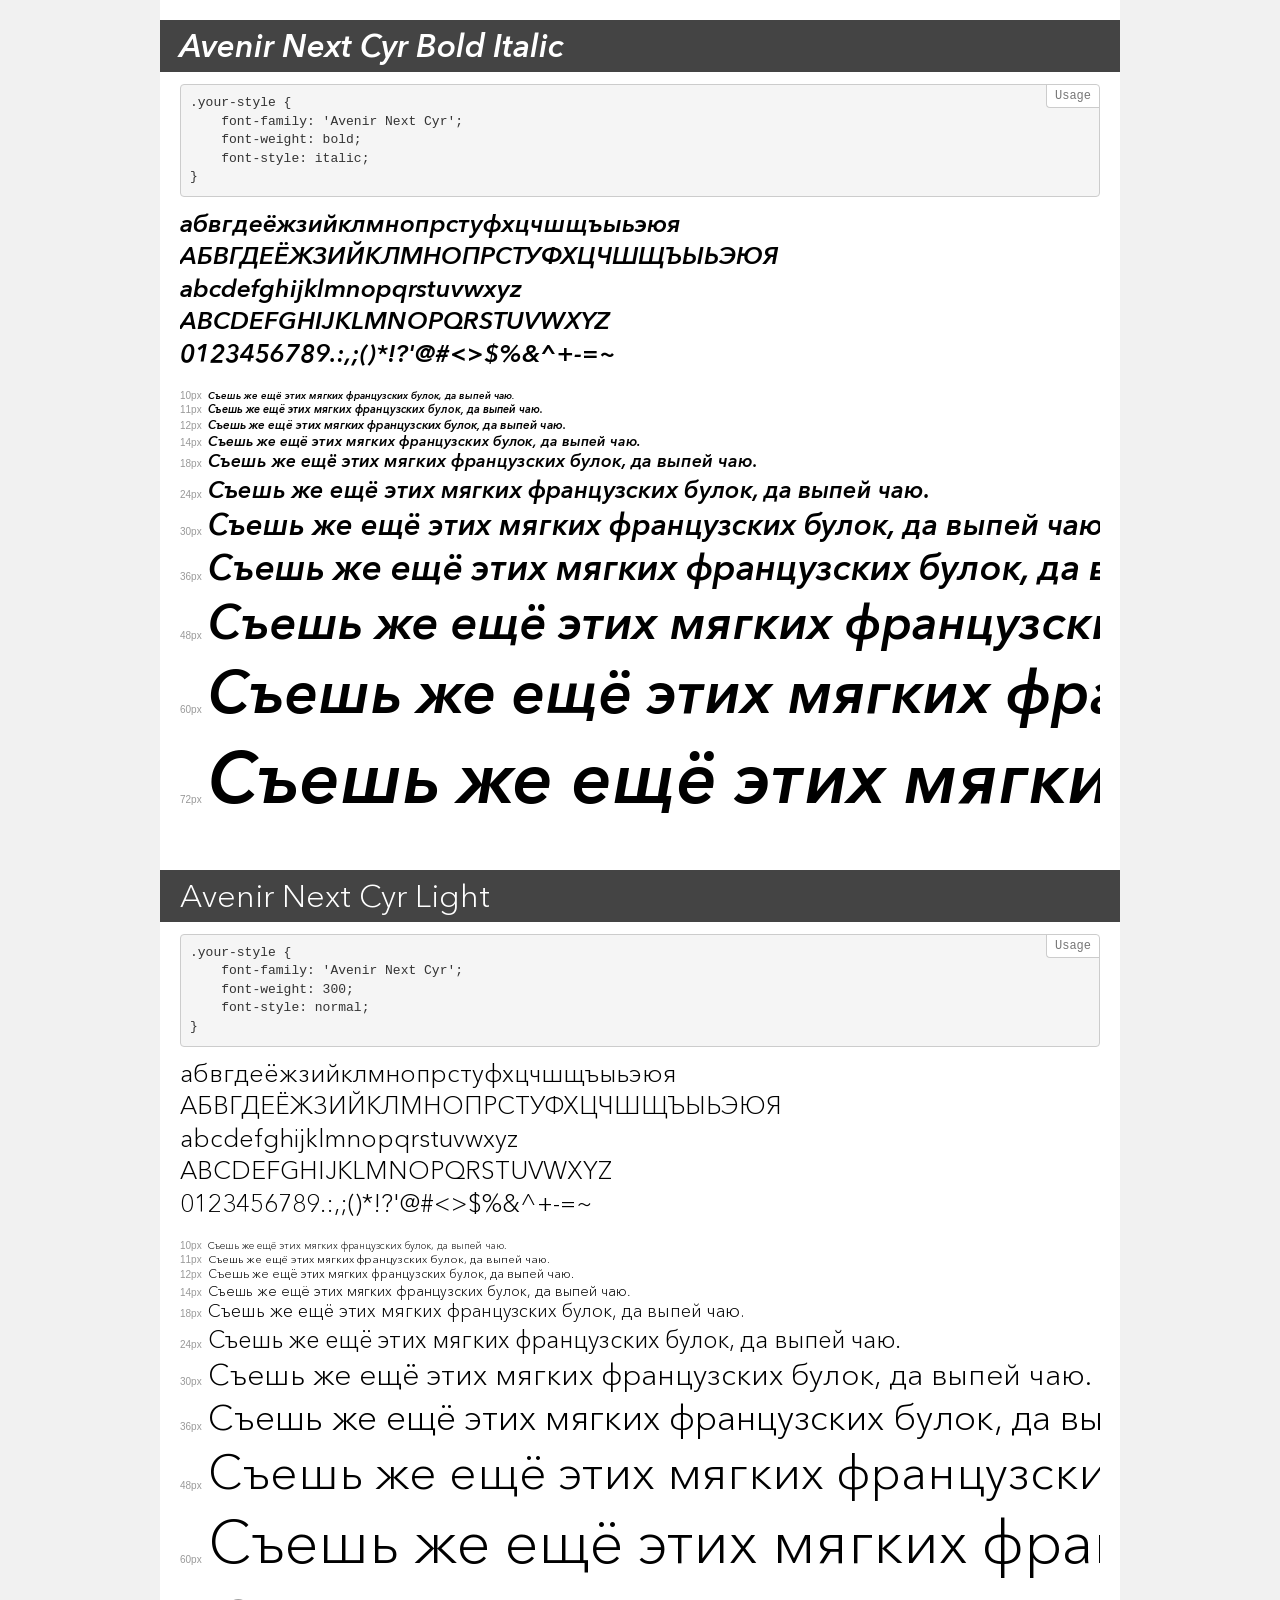
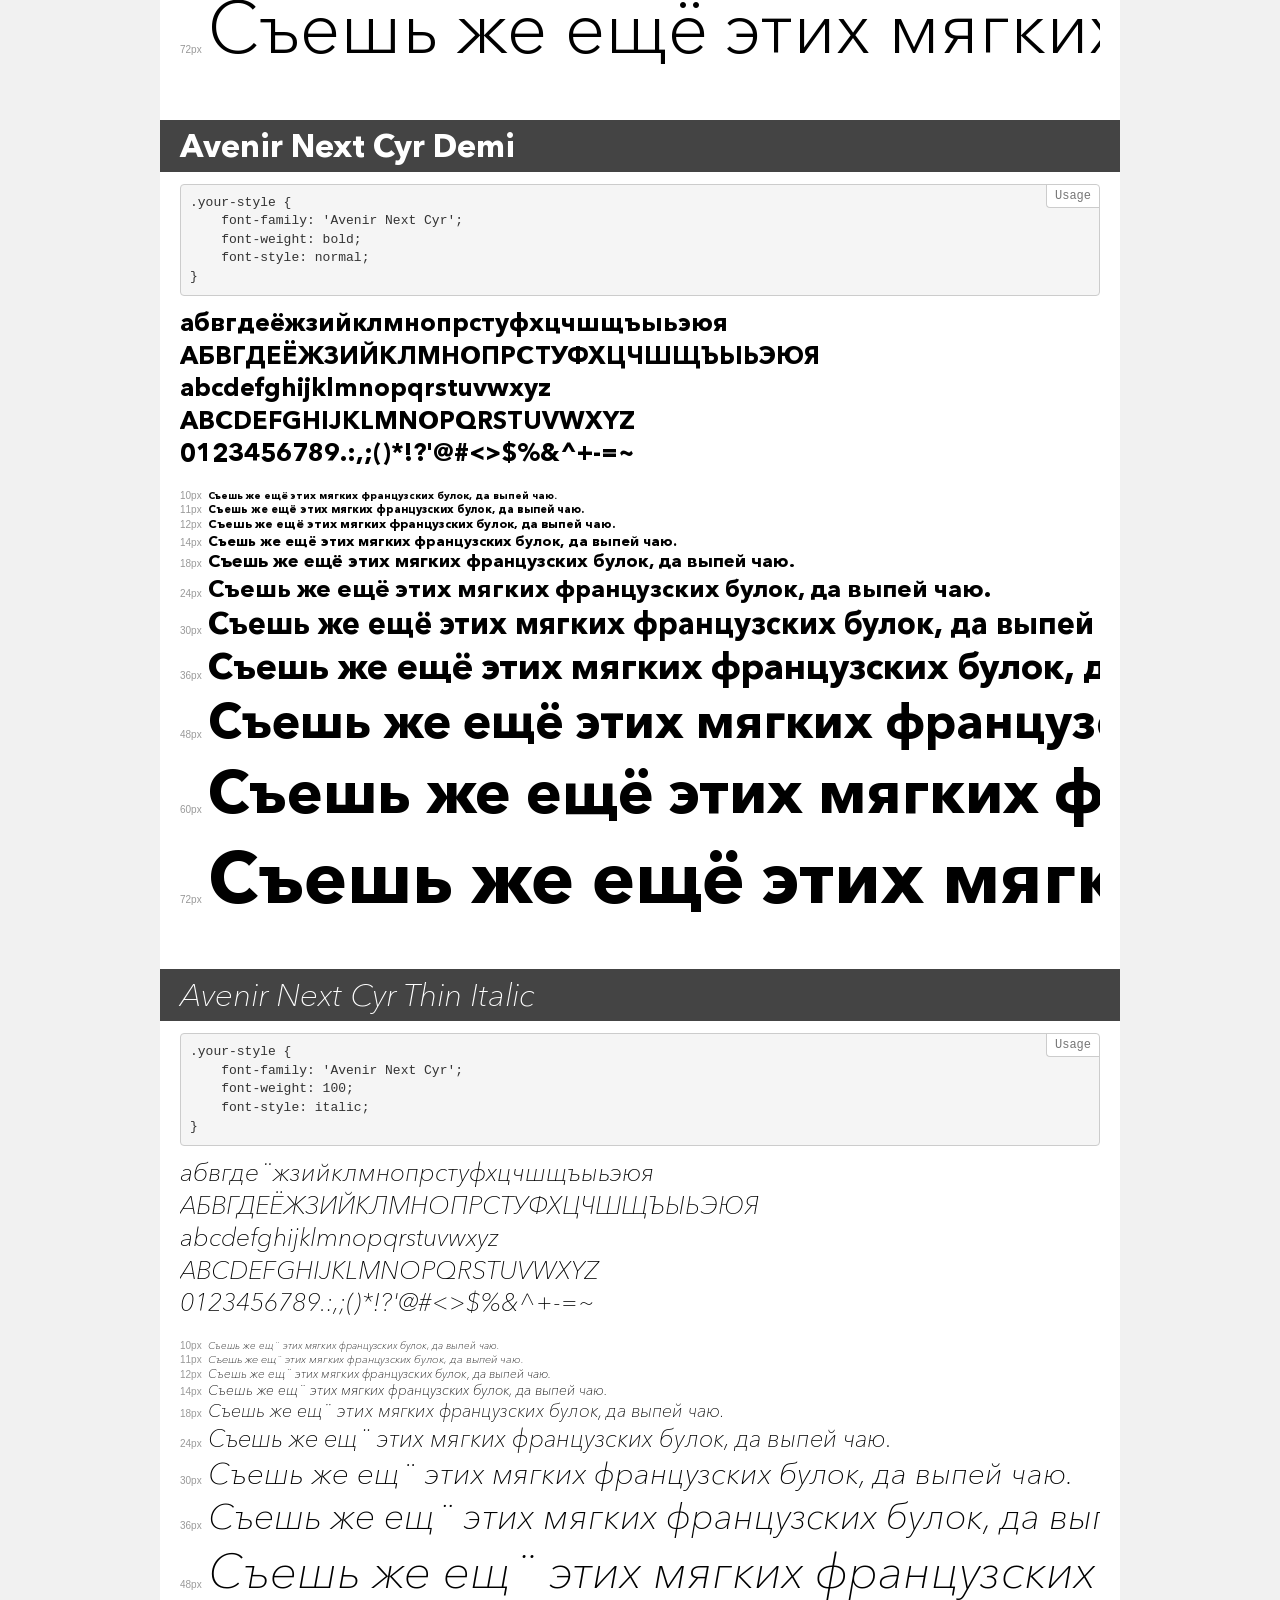
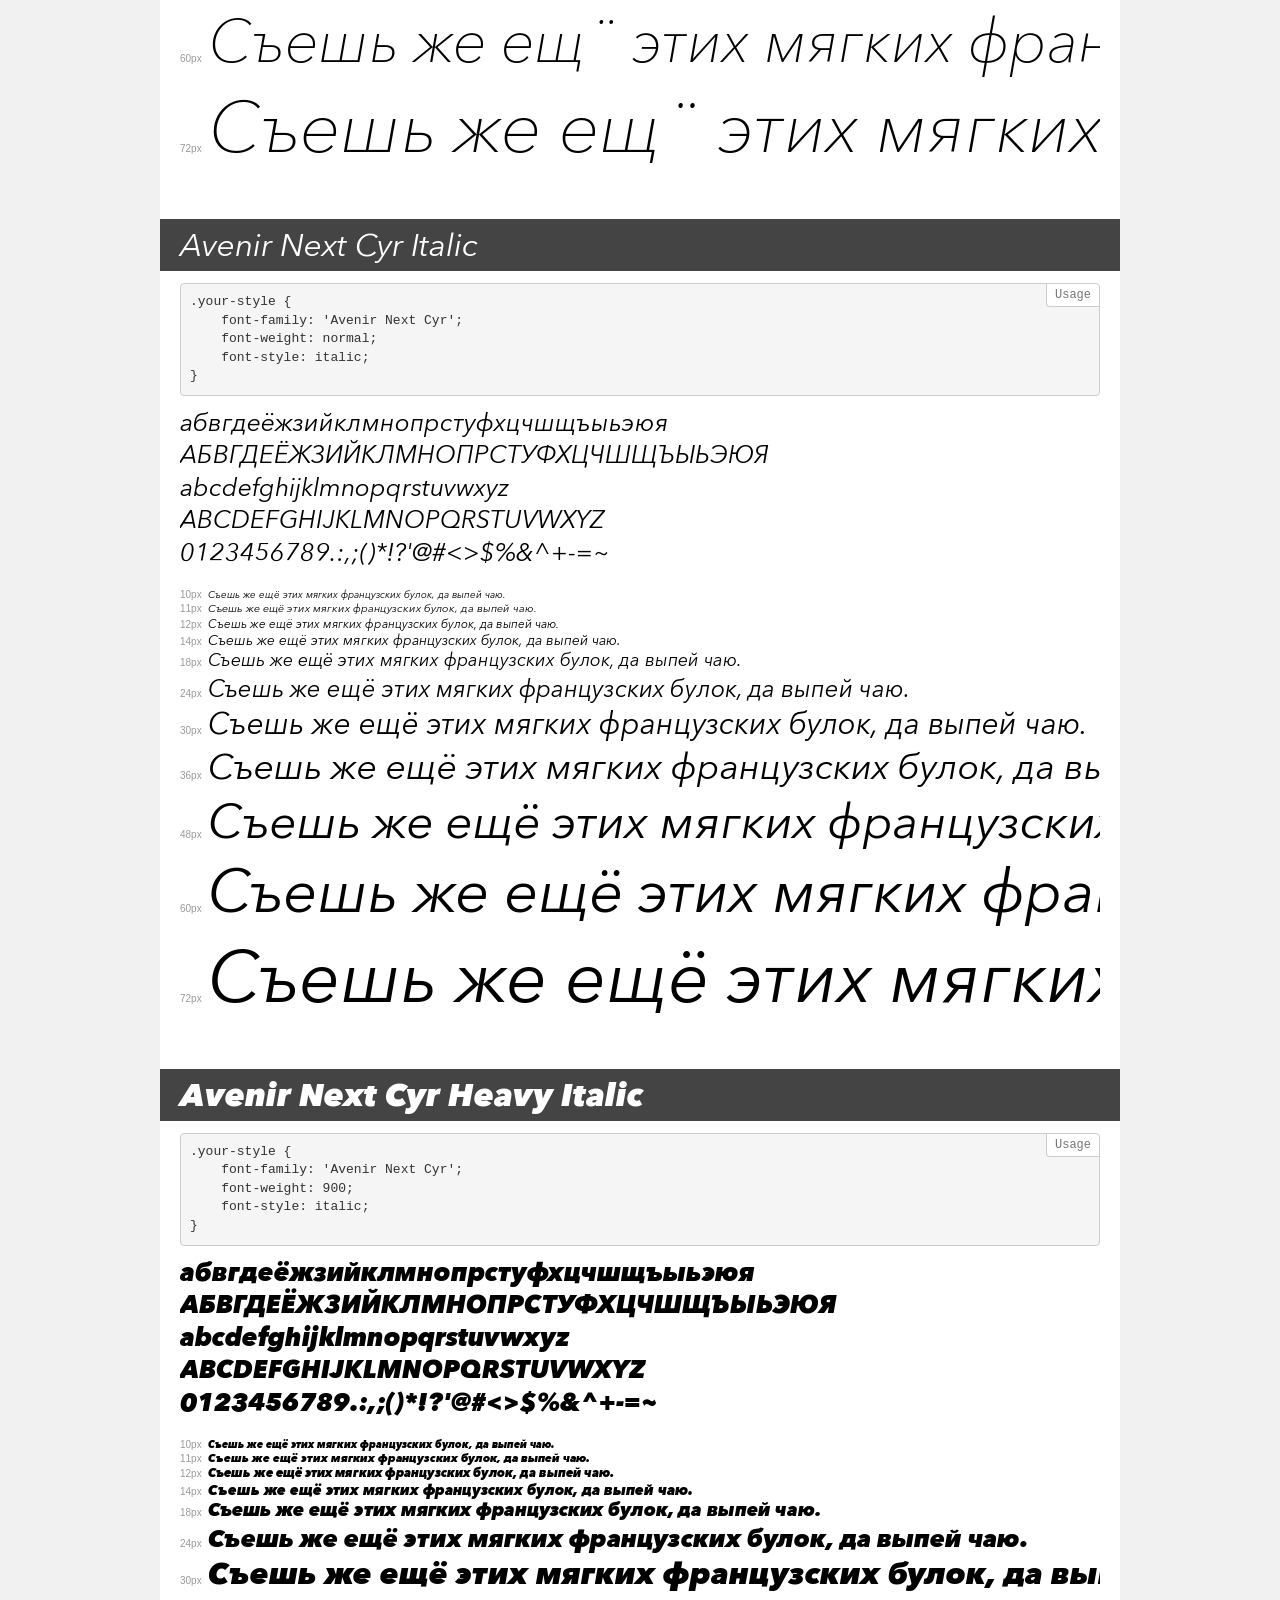
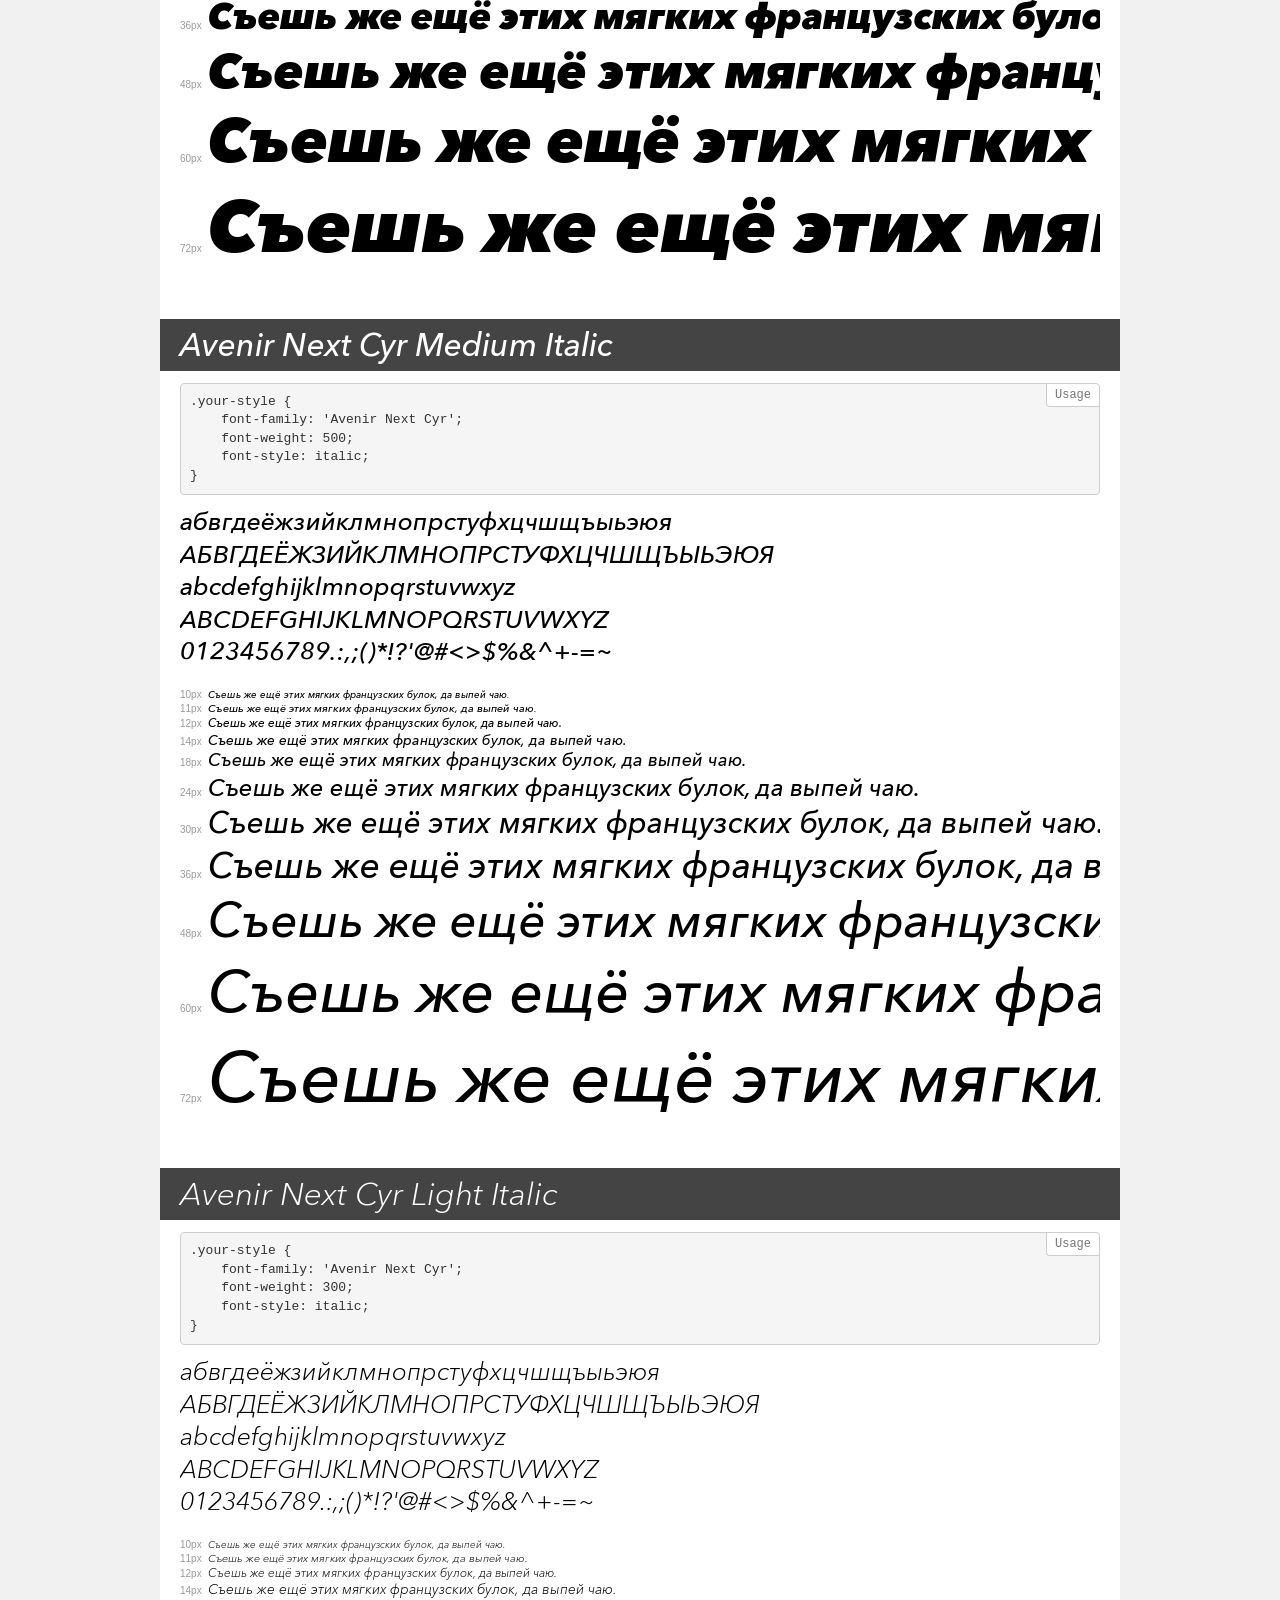
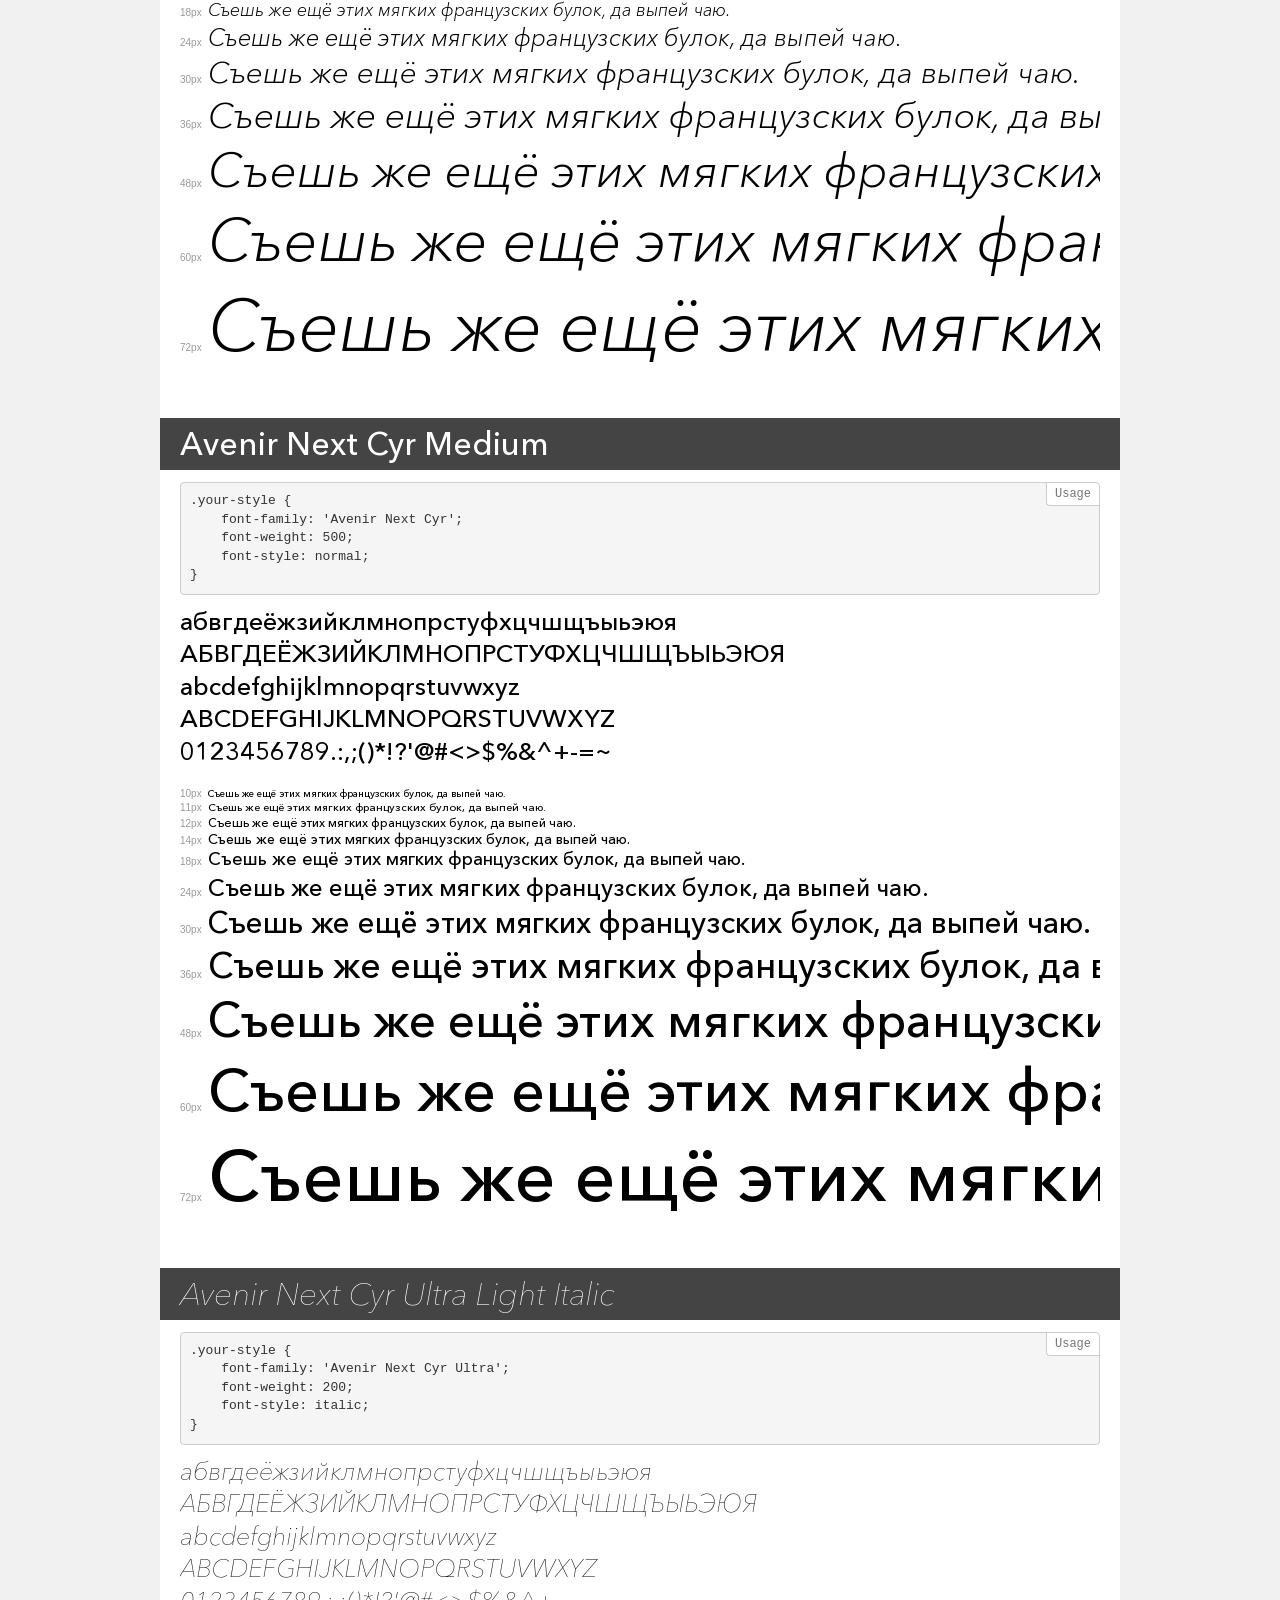
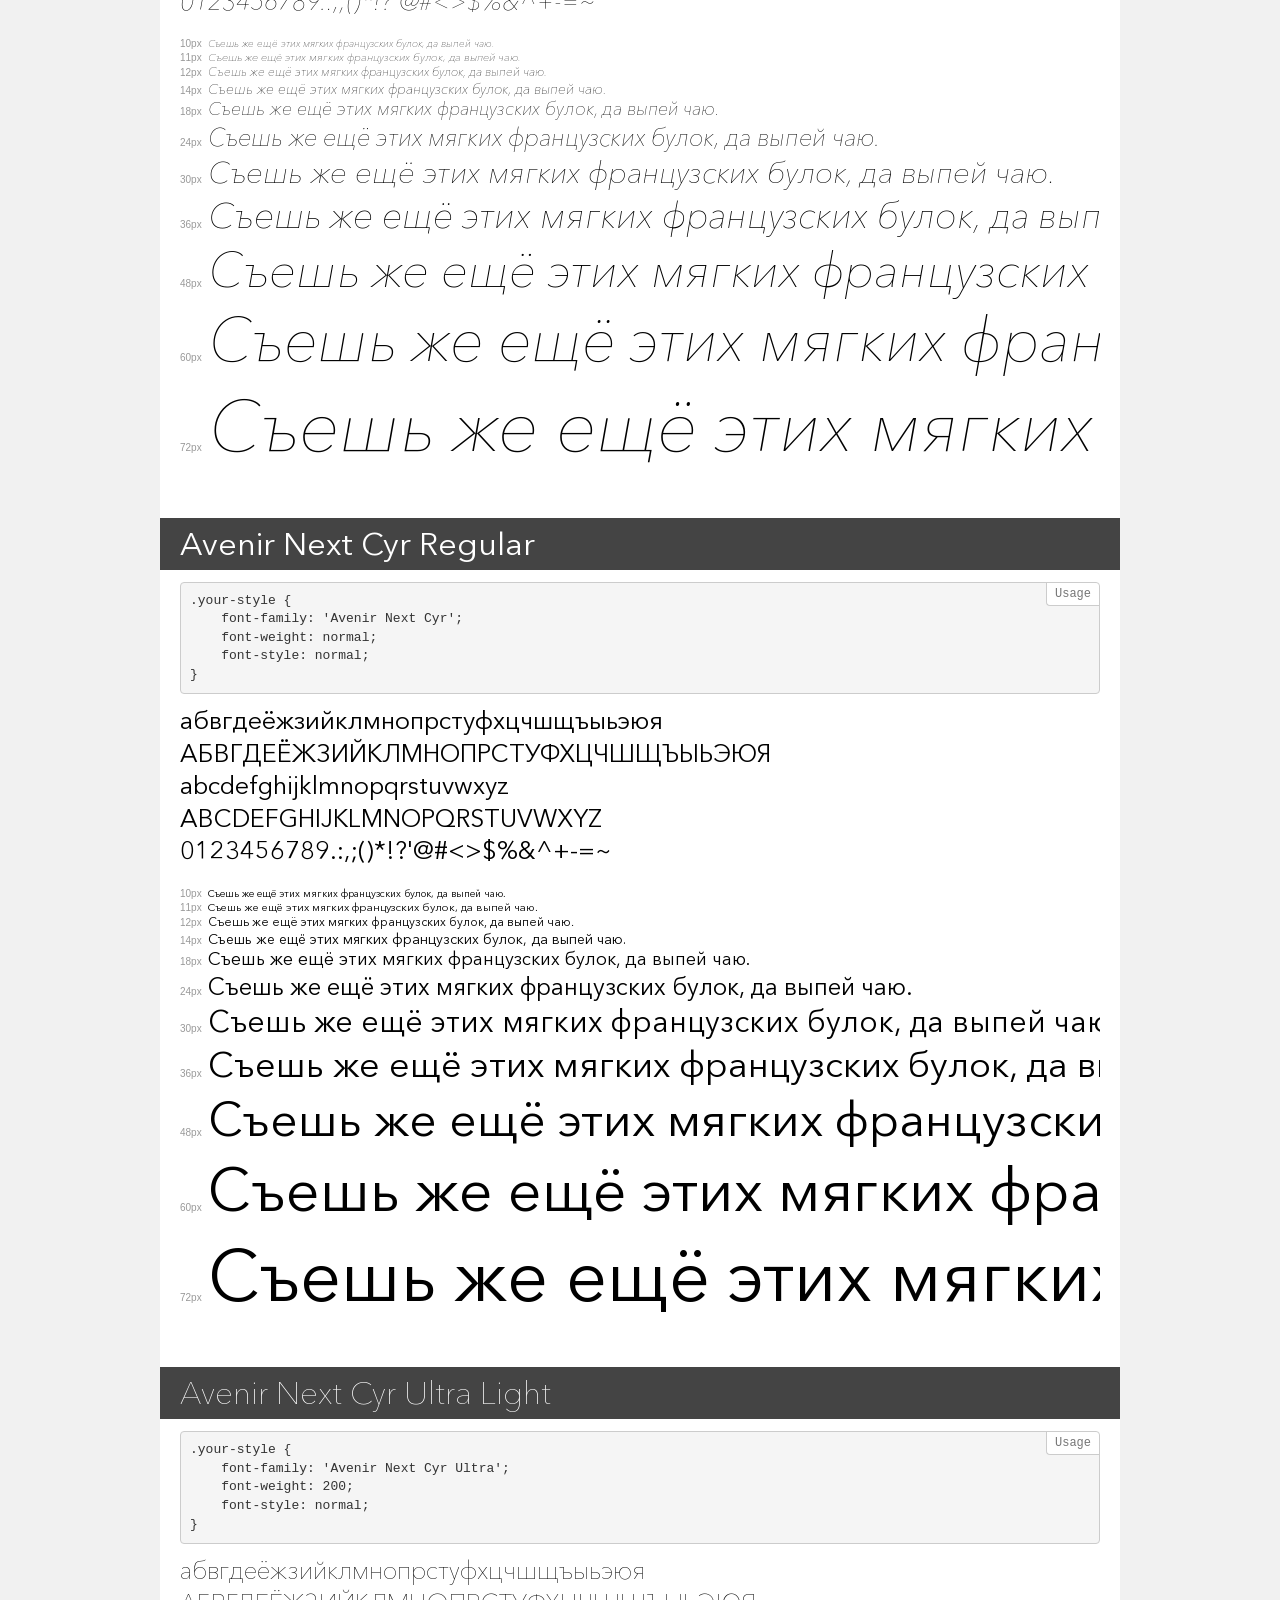
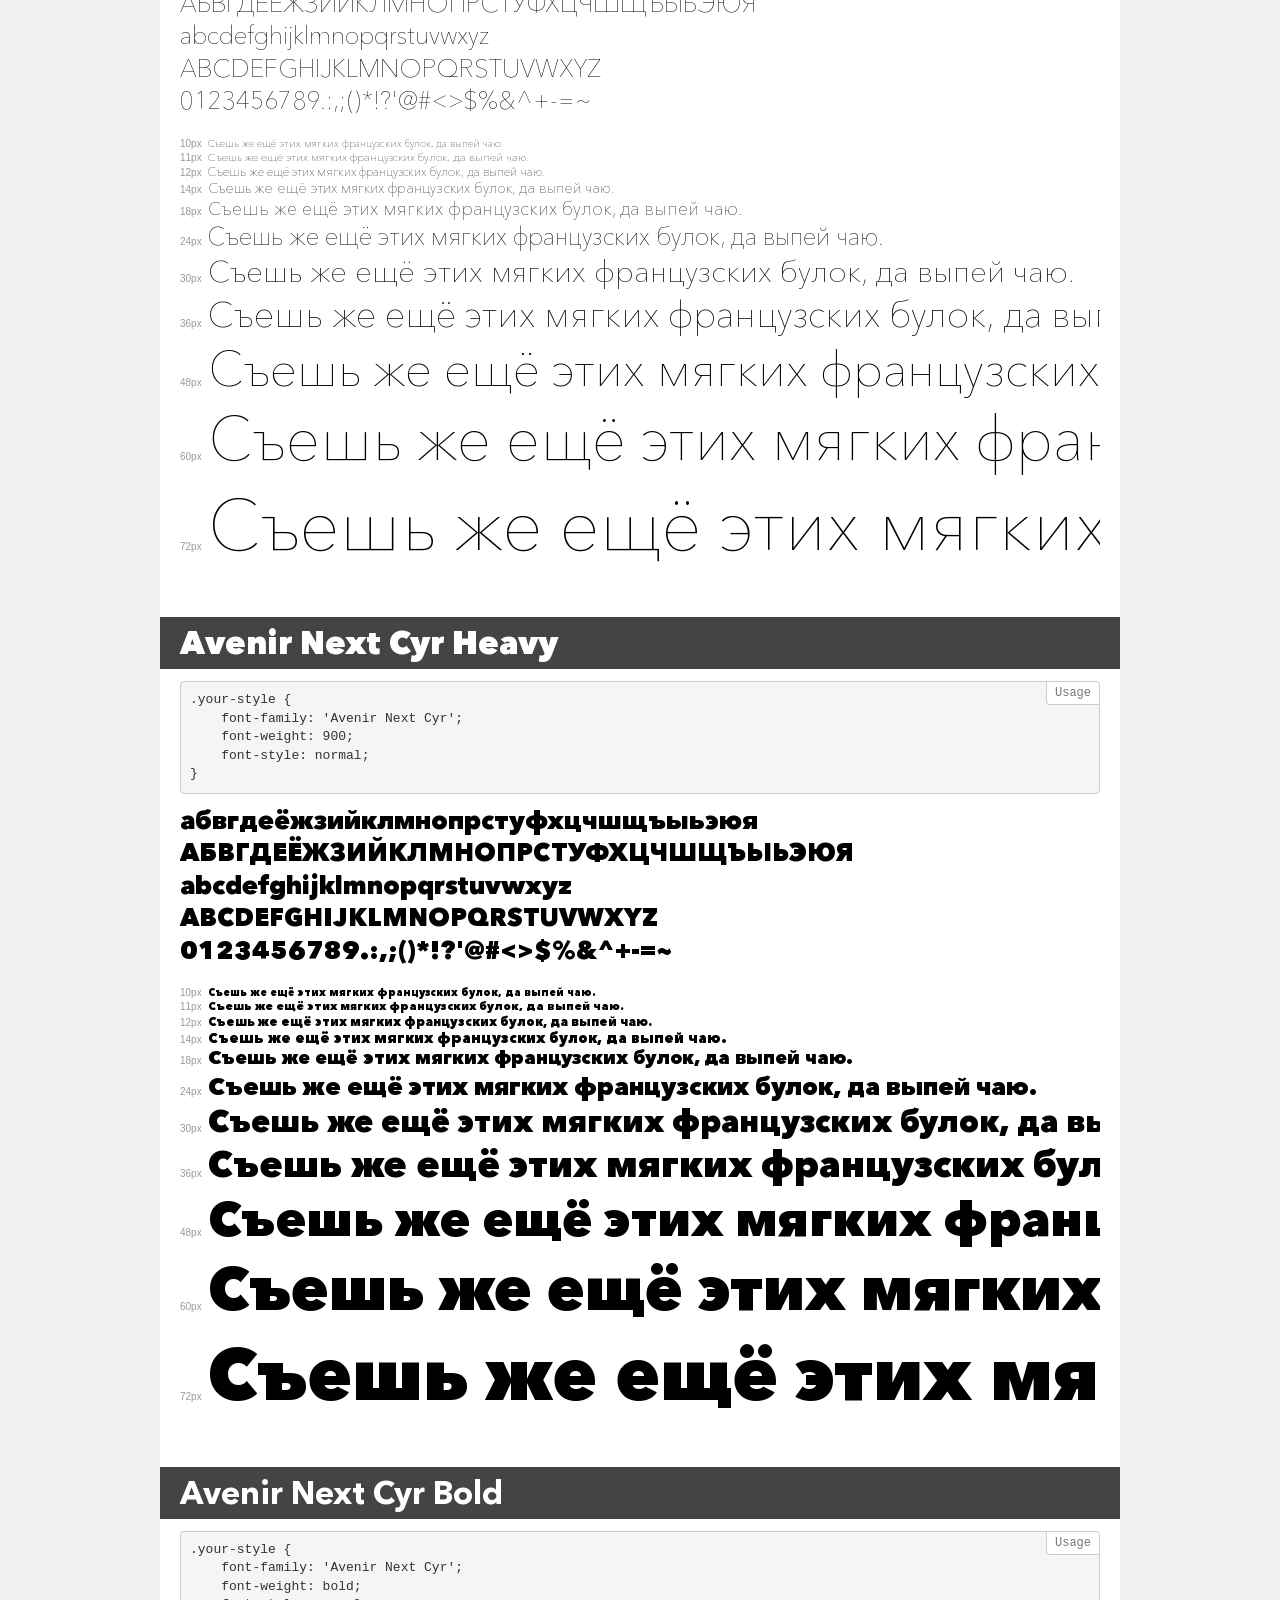
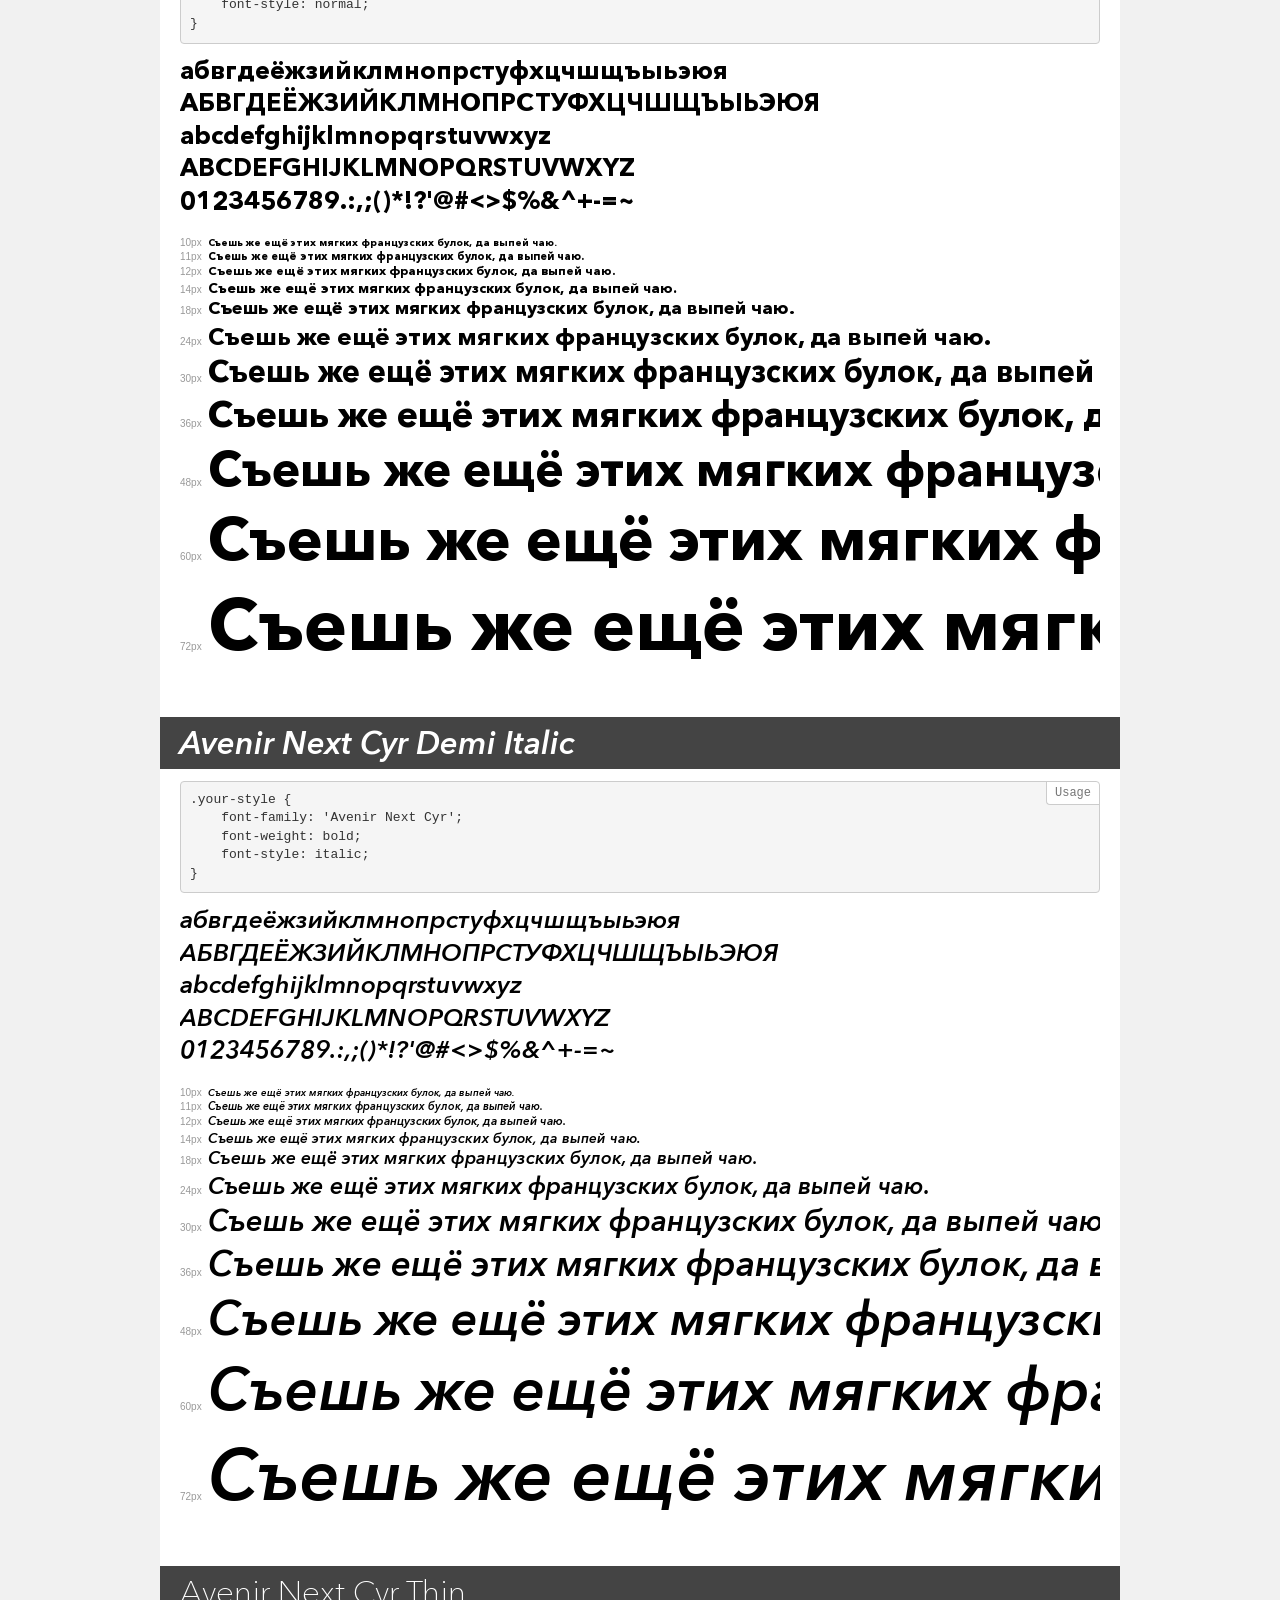
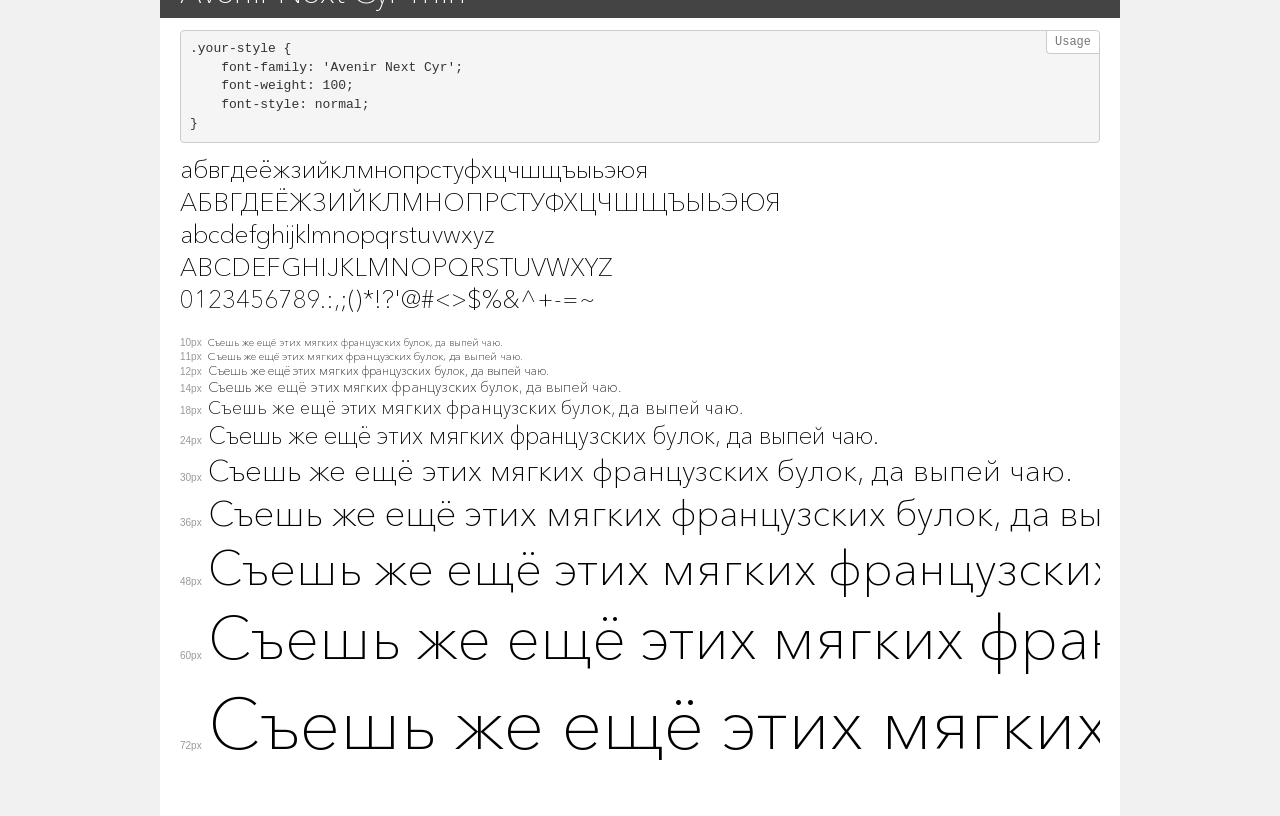
<file: fonts/AvenirNextCyr/demo.html>
<!DOCTYPE html>
<html>
<head>
	<meta charset="utf-8">
	<meta http-equiv="X-UA-Compatible" content="IE=edge">
	<meta name="viewport" content="width=device-width, initial-scale=1">
	<meta name="robots" content="noindex, noarchive">
	<title>Transfonter demo</title>
	<link href="stylesheet.css" rel="stylesheet">
	<style>
		/*
		http://meyerweb.com/eric/tools/css/reset/
		v2.0 | 20110126
		License: none (public domain)
		*/
		html, body, div, span, applet, object, iframe,
		h1, h2, h3, h4, h5, h6, p, blockquote, pre,
		a, abbr, acronym, address, big, cite, code,
		del, dfn, em, img, ins, kbd, q, s, samp,
		small, strike, strong, sub, sup, tt, var,
		b, u, i, center,
		dl, dt, dd, ol, ul, li,
		fieldset, form, label, legend,
		table, caption, tbody, tfoot, thead, tr, th, td,
		article, aside, canvas, details, embed,
		figure, figcaption, footer, header, hgroup,
		menu, nav, output, ruby, section, summary,
		time, mark, audio, video {
			margin: 0;
			padding: 0;
			border: 0;
			font-size: 100%;
			font: inherit;
			vertical-align: baseline;
		}
		/* HTML5 display-role reset for older browsers */
		article, aside, details, figcaption, figure,
		footer, header, hgroup, menu, nav, section {
			display: block;
		}
		body {
			line-height: 1;
		}
		ol, ul {
			list-style: none;
		}
		blockquote, q {
			quotes: none;
		}
		blockquote:before, blockquote:after,
		q:before, q:after {
			content: '';
			content: none;
		}
		table {
			border-collapse: collapse;
			border-spacing: 0;
		}
		/* common styles */
		body {
			background: #f1f1f1;
			color: #000;
		}
		.page {
			background: #fff;
			width: 920px;
			margin: 0 auto;
			padding: 20px 20px 0 20px;
			overflow: hidden;
		}
		.font-container {
			overflow-x: auto;
			overflow-y: hidden;
			margin-bottom: 40px;
			line-height: 1.3;
			white-space: nowrap;
			padding-bottom: 5px;
		}
		h1 {
			position: relative;
			background: #444;
			font-size: 32px;
			color: #fff;
			padding: 10px 20px;
			margin: 0 -20px 12px -20px;
		}
		.letters {
			font-size: 25px;
			margin-bottom: 20px;
		}
		.s10:before {
			content: '10px';
		}
		.s11:before {
			content: '11px';
		}
		.s12:before {
			content: '12px';
		}
		.s14:before {
			content: '14px';
		}
		.s18:before {
			content: '18px';
		}
		.s24:before {
			content: '24px';
		}
		.s30:before {
			content: '30px';
		}
		.s36:before {
			content: '36px';
		}
		.s48:before {
			content: '48px';
		}
		.s60:before {
			content: '60px';
		}
		.s72:before {
			content: '72px';
		}
		.s10:before, .s11:before, .s12:before, .s14:before,
		.s18:before, .s24:before, .s30:before, .s36:before,
		.s48:before, .s60:before, .s72:before {
			font-family: Arial, sans-serif;
			font-size: 10px;
			font-weight: normal;
			font-style: normal;
			color: #999;
			padding-right: 6px;
		}
		pre {
			display: block;
			position: relative;
			padding: 9px;
			margin: 0 0 10px;
			font-family: Monaco, Menlo, Consolas, "Courier New", monospace !important;
			font-size: 13px;
			line-height: 1.428571429;
			color: #333;
			font-weight: normal !important;
			font-style: normal !important;
			background-color: #f5f5f5;
			border: 1px solid #ccc;
			overflow-x: auto;
			border-radius: 4px;
		}
		pre:after {
			display: block;
			position: absolute;
			right: 0;
			top: 0;
			content: 'Usage';
			line-height: 1;
			padding: 5px 8px;
			font-size: 12px;
			color: #767676;
			background-color: #fff;
			border: 1px solid #ccc;
			border-right: none;
			border-top: none;
			border-radius: 0 4px 0 4px;
			z-index: 10;
		}
		/* responsive */
		@media (max-width: 959px) {
			.page {
				width: auto;
				margin: 0;
			}
		}
	</style>
</head>
<body>
<div class="page">
	<div class="demo" style="font-family: 'Avenir Next Cyr'; font-weight: bold; font-style: italic;">
		<h1>Avenir Next Cyr Bold Italic</h1>
		<pre>.your-style {
    font-family: 'Avenir Next Cyr';
    font-weight: bold;
    font-style: italic;
}</pre>
		<div class="font-container">
			<p class="letters">
				абвгдеёжзийклмнопрстуфхцчшщъыьэюя <br />
				АБВГДЕЁЖЗИЙКЛМНОПРСТУФХЦЧШЩЪЫЬЭЮЯ <br />
				abcdefghijklmnopqrstuvwxyz <br />
				ABCDEFGHIJKLMNOPQRSTUVWXYZ <br />				0123456789.:,;()*!?'@#<>$%&^+-=~
			</p>
			<p class="s10" style="font-size: 10px;">Съешь же ещё этих мягких французских булок, да выпей чаю.</p>
			<p class="s11" style="font-size: 11px;">Съешь же ещё этих мягких французских булок, да выпей чаю.</p>
			<p class="s12" style="font-size: 12px;">Съешь же ещё этих мягких французских булок, да выпей чаю.</p>
			<p class="s14" style="font-size: 14px;">Съешь же ещё этих мягких французских булок, да выпей чаю.</p>
			<p class="s18" style="font-size: 18px;">Съешь же ещё этих мягких французских булок, да выпей чаю.</p>
			<p class="s24" style="font-size: 24px;">Съешь же ещё этих мягких французских булок, да выпей чаю.</p>
			<p class="s30" style="font-size: 30px;">Съешь же ещё этих мягких французских булок, да выпей чаю.</p>
			<p class="s36" style="font-size: 36px;">Съешь же ещё этих мягких французских булок, да выпей чаю.</p>
			<p class="s48" style="font-size: 48px;">Съешь же ещё этих мягких французских булок, да выпей чаю.</p>
			<p class="s60" style="font-size: 60px;">Съешь же ещё этих мягких французских булок, да выпей чаю.</p>
			<p class="s72" style="font-size: 72px;">Съешь же ещё этих мягких французских булок, да выпей чаю.</p>
		</div>
	</div>
	<div class="demo" style="font-family: 'Avenir Next Cyr'; font-weight: 300; font-style: normal;">
		<h1>Avenir Next Cyr Light</h1>
		<pre>.your-style {
    font-family: 'Avenir Next Cyr';
    font-weight: 300;
    font-style: normal;
}</pre>
		<div class="font-container">
			<p class="letters">
				абвгдеёжзийклмнопрстуфхцчшщъыьэюя <br />
				АБВГДЕЁЖЗИЙКЛМНОПРСТУФХЦЧШЩЪЫЬЭЮЯ <br />
				abcdefghijklmnopqrstuvwxyz <br />
				ABCDEFGHIJKLMNOPQRSTUVWXYZ <br />				0123456789.:,;()*!?'@#<>$%&^+-=~
			</p>
			<p class="s10" style="font-size: 10px;">Съешь же ещё этих мягких французских булок, да выпей чаю.</p>
			<p class="s11" style="font-size: 11px;">Съешь же ещё этих мягких французских булок, да выпей чаю.</p>
			<p class="s12" style="font-size: 12px;">Съешь же ещё этих мягких французских булок, да выпей чаю.</p>
			<p class="s14" style="font-size: 14px;">Съешь же ещё этих мягких французских булок, да выпей чаю.</p>
			<p class="s18" style="font-size: 18px;">Съешь же ещё этих мягких французских булок, да выпей чаю.</p>
			<p class="s24" style="font-size: 24px;">Съешь же ещё этих мягких французских булок, да выпей чаю.</p>
			<p class="s30" style="font-size: 30px;">Съешь же ещё этих мягких французских булок, да выпей чаю.</p>
			<p class="s36" style="font-size: 36px;">Съешь же ещё этих мягких французских булок, да выпей чаю.</p>
			<p class="s48" style="font-size: 48px;">Съешь же ещё этих мягких французских булок, да выпей чаю.</p>
			<p class="s60" style="font-size: 60px;">Съешь же ещё этих мягких французских булок, да выпей чаю.</p>
			<p class="s72" style="font-size: 72px;">Съешь же ещё этих мягких французских булок, да выпей чаю.</p>
		</div>
	</div>
	<div class="demo" style="font-family: 'Avenir Next Cyr'; font-weight: bold; font-style: normal;">
		<h1>Avenir Next Cyr Demi</h1>
		<pre>.your-style {
    font-family: 'Avenir Next Cyr';
    font-weight: bold;
    font-style: normal;
}</pre>
		<div class="font-container">
			<p class="letters">
				абвгдеёжзийклмнопрстуфхцчшщъыьэюя <br />
				АБВГДЕЁЖЗИЙКЛМНОПРСТУФХЦЧШЩЪЫЬЭЮЯ <br />
				abcdefghijklmnopqrstuvwxyz <br />
				ABCDEFGHIJKLMNOPQRSTUVWXYZ <br />				0123456789.:,;()*!?'@#<>$%&^+-=~
			</p>
			<p class="s10" style="font-size: 10px;">Съешь же ещё этих мягких французских булок, да выпей чаю.</p>
			<p class="s11" style="font-size: 11px;">Съешь же ещё этих мягких французских булок, да выпей чаю.</p>
			<p class="s12" style="font-size: 12px;">Съешь же ещё этих мягких французских булок, да выпей чаю.</p>
			<p class="s14" style="font-size: 14px;">Съешь же ещё этих мягких французских булок, да выпей чаю.</p>
			<p class="s18" style="font-size: 18px;">Съешь же ещё этих мягких французских булок, да выпей чаю.</p>
			<p class="s24" style="font-size: 24px;">Съешь же ещё этих мягких французских булок, да выпей чаю.</p>
			<p class="s30" style="font-size: 30px;">Съешь же ещё этих мягких французских булок, да выпей чаю.</p>
			<p class="s36" style="font-size: 36px;">Съешь же ещё этих мягких французских булок, да выпей чаю.</p>
			<p class="s48" style="font-size: 48px;">Съешь же ещё этих мягких французских булок, да выпей чаю.</p>
			<p class="s60" style="font-size: 60px;">Съешь же ещё этих мягких французских булок, да выпей чаю.</p>
			<p class="s72" style="font-size: 72px;">Съешь же ещё этих мягких французских булок, да выпей чаю.</p>
		</div>
	</div>
	<div class="demo" style="font-family: 'Avenir Next Cyr'; font-weight: 100; font-style: italic;">
		<h1>Avenir Next Cyr Thin Italic</h1>
		<pre>.your-style {
    font-family: 'Avenir Next Cyr';
    font-weight: 100;
    font-style: italic;
}</pre>
		<div class="font-container">
			<p class="letters">
				абвгдеёжзийклмнопрстуфхцчшщъыьэюя <br />
				АБВГДЕЁЖЗИЙКЛМНОПРСТУФХЦЧШЩЪЫЬЭЮЯ <br />
				abcdefghijklmnopqrstuvwxyz <br />
				ABCDEFGHIJKLMNOPQRSTUVWXYZ <br />				0123456789.:,;()*!?'@#<>$%&^+-=~
			</p>
			<p class="s10" style="font-size: 10px;">Съешь же ещё этих мягких французских булок, да выпей чаю.</p>
			<p class="s11" style="font-size: 11px;">Съешь же ещё этих мягких французских булок, да выпей чаю.</p>
			<p class="s12" style="font-size: 12px;">Съешь же ещё этих мягких французских булок, да выпей чаю.</p>
			<p class="s14" style="font-size: 14px;">Съешь же ещё этих мягких французских булок, да выпей чаю.</p>
			<p class="s18" style="font-size: 18px;">Съешь же ещё этих мягких французских булок, да выпей чаю.</p>
			<p class="s24" style="font-size: 24px;">Съешь же ещё этих мягких французских булок, да выпей чаю.</p>
			<p class="s30" style="font-size: 30px;">Съешь же ещё этих мягких французских булок, да выпей чаю.</p>
			<p class="s36" style="font-size: 36px;">Съешь же ещё этих мягких французских булок, да выпей чаю.</p>
			<p class="s48" style="font-size: 48px;">Съешь же ещё этих мягких французских булок, да выпей чаю.</p>
			<p class="s60" style="font-size: 60px;">Съешь же ещё этих мягких французских булок, да выпей чаю.</p>
			<p class="s72" style="font-size: 72px;">Съешь же ещё этих мягких французских булок, да выпей чаю.</p>
		</div>
	</div>
	<div class="demo" style="font-family: 'Avenir Next Cyr'; font-weight: normal; font-style: italic;">
		<h1>Avenir Next Cyr Italic</h1>
		<pre>.your-style {
    font-family: 'Avenir Next Cyr';
    font-weight: normal;
    font-style: italic;
}</pre>
		<div class="font-container">
			<p class="letters">
				абвгдеёжзийклмнопрстуфхцчшщъыьэюя <br />
				АБВГДЕЁЖЗИЙКЛМНОПРСТУФХЦЧШЩЪЫЬЭЮЯ <br />
				abcdefghijklmnopqrstuvwxyz <br />
				ABCDEFGHIJKLMNOPQRSTUVWXYZ <br />				0123456789.:,;()*!?'@#<>$%&^+-=~
			</p>
			<p class="s10" style="font-size: 10px;">Съешь же ещё этих мягких французских булок, да выпей чаю.</p>
			<p class="s11" style="font-size: 11px;">Съешь же ещё этих мягких французских булок, да выпей чаю.</p>
			<p class="s12" style="font-size: 12px;">Съешь же ещё этих мягких французских булок, да выпей чаю.</p>
			<p class="s14" style="font-size: 14px;">Съешь же ещё этих мягких французских булок, да выпей чаю.</p>
			<p class="s18" style="font-size: 18px;">Съешь же ещё этих мягких французских булок, да выпей чаю.</p>
			<p class="s24" style="font-size: 24px;">Съешь же ещё этих мягких французских булок, да выпей чаю.</p>
			<p class="s30" style="font-size: 30px;">Съешь же ещё этих мягких французских булок, да выпей чаю.</p>
			<p class="s36" style="font-size: 36px;">Съешь же ещё этих мягких французских булок, да выпей чаю.</p>
			<p class="s48" style="font-size: 48px;">Съешь же ещё этих мягких французских булок, да выпей чаю.</p>
			<p class="s60" style="font-size: 60px;">Съешь же ещё этих мягких французских булок, да выпей чаю.</p>
			<p class="s72" style="font-size: 72px;">Съешь же ещё этих мягких французских булок, да выпей чаю.</p>
		</div>
	</div>
	<div class="demo" style="font-family: 'Avenir Next Cyr'; font-weight: 900; font-style: italic;">
		<h1>Avenir Next Cyr Heavy Italic</h1>
		<pre>.your-style {
    font-family: 'Avenir Next Cyr';
    font-weight: 900;
    font-style: italic;
}</pre>
		<div class="font-container">
			<p class="letters">
				абвгдеёжзийклмнопрстуфхцчшщъыьэюя <br />
				АБВГДЕЁЖЗИЙКЛМНОПРСТУФХЦЧШЩЪЫЬЭЮЯ <br />
				abcdefghijklmnopqrstuvwxyz <br />
				ABCDEFGHIJKLMNOPQRSTUVWXYZ <br />				0123456789.:,;()*!?'@#<>$%&^+-=~
			</p>
			<p class="s10" style="font-size: 10px;">Съешь же ещё этих мягких французских булок, да выпей чаю.</p>
			<p class="s11" style="font-size: 11px;">Съешь же ещё этих мягких французских булок, да выпей чаю.</p>
			<p class="s12" style="font-size: 12px;">Съешь же ещё этих мягких французских булок, да выпей чаю.</p>
			<p class="s14" style="font-size: 14px;">Съешь же ещё этих мягких французских булок, да выпей чаю.</p>
			<p class="s18" style="font-size: 18px;">Съешь же ещё этих мягких французских булок, да выпей чаю.</p>
			<p class="s24" style="font-size: 24px;">Съешь же ещё этих мягких французских булок, да выпей чаю.</p>
			<p class="s30" style="font-size: 30px;">Съешь же ещё этих мягких французских булок, да выпей чаю.</p>
			<p class="s36" style="font-size: 36px;">Съешь же ещё этих мягких французских булок, да выпей чаю.</p>
			<p class="s48" style="font-size: 48px;">Съешь же ещё этих мягких французских булок, да выпей чаю.</p>
			<p class="s60" style="font-size: 60px;">Съешь же ещё этих мягких французских булок, да выпей чаю.</p>
			<p class="s72" style="font-size: 72px;">Съешь же ещё этих мягких французских булок, да выпей чаю.</p>
		</div>
	</div>
	<div class="demo" style="font-family: 'Avenir Next Cyr'; font-weight: 500; font-style: italic;">
		<h1>Avenir Next Cyr Medium Italic</h1>
		<pre>.your-style {
    font-family: 'Avenir Next Cyr';
    font-weight: 500;
    font-style: italic;
}</pre>
		<div class="font-container">
			<p class="letters">
				абвгдеёжзийклмнопрстуфхцчшщъыьэюя <br />
				АБВГДЕЁЖЗИЙКЛМНОПРСТУФХЦЧШЩЪЫЬЭЮЯ <br />
				abcdefghijklmnopqrstuvwxyz <br />
				ABCDEFGHIJKLMNOPQRSTUVWXYZ <br />				0123456789.:,;()*!?'@#<>$%&^+-=~
			</p>
			<p class="s10" style="font-size: 10px;">Съешь же ещё этих мягких французских булок, да выпей чаю.</p>
			<p class="s11" style="font-size: 11px;">Съешь же ещё этих мягких французских булок, да выпей чаю.</p>
			<p class="s12" style="font-size: 12px;">Съешь же ещё этих мягких французских булок, да выпей чаю.</p>
			<p class="s14" style="font-size: 14px;">Съешь же ещё этих мягких французских булок, да выпей чаю.</p>
			<p class="s18" style="font-size: 18px;">Съешь же ещё этих мягких французских булок, да выпей чаю.</p>
			<p class="s24" style="font-size: 24px;">Съешь же ещё этих мягких французских булок, да выпей чаю.</p>
			<p class="s30" style="font-size: 30px;">Съешь же ещё этих мягких французских булок, да выпей чаю.</p>
			<p class="s36" style="font-size: 36px;">Съешь же ещё этих мягких французских булок, да выпей чаю.</p>
			<p class="s48" style="font-size: 48px;">Съешь же ещё этих мягких французских булок, да выпей чаю.</p>
			<p class="s60" style="font-size: 60px;">Съешь же ещё этих мягких французских булок, да выпей чаю.</p>
			<p class="s72" style="font-size: 72px;">Съешь же ещё этих мягких французских булок, да выпей чаю.</p>
		</div>
	</div>
	<div class="demo" style="font-family: 'Avenir Next Cyr'; font-weight: 300; font-style: italic;">
		<h1>Avenir Next Cyr Light Italic</h1>
		<pre>.your-style {
    font-family: 'Avenir Next Cyr';
    font-weight: 300;
    font-style: italic;
}</pre>
		<div class="font-container">
			<p class="letters">
				абвгдеёжзийклмнопрстуфхцчшщъыьэюя <br />
				АБВГДЕЁЖЗИЙКЛМНОПРСТУФХЦЧШЩЪЫЬЭЮЯ <br />
				abcdefghijklmnopqrstuvwxyz <br />
				ABCDEFGHIJKLMNOPQRSTUVWXYZ <br />				0123456789.:,;()*!?'@#<>$%&^+-=~
			</p>
			<p class="s10" style="font-size: 10px;">Съешь же ещё этих мягких французских булок, да выпей чаю.</p>
			<p class="s11" style="font-size: 11px;">Съешь же ещё этих мягких французских булок, да выпей чаю.</p>
			<p class="s12" style="font-size: 12px;">Съешь же ещё этих мягких французских булок, да выпей чаю.</p>
			<p class="s14" style="font-size: 14px;">Съешь же ещё этих мягких французских булок, да выпей чаю.</p>
			<p class="s18" style="font-size: 18px;">Съешь же ещё этих мягких французских булок, да выпей чаю.</p>
			<p class="s24" style="font-size: 24px;">Съешь же ещё этих мягких французских булок, да выпей чаю.</p>
			<p class="s30" style="font-size: 30px;">Съешь же ещё этих мягких французских булок, да выпей чаю.</p>
			<p class="s36" style="font-size: 36px;">Съешь же ещё этих мягких французских булок, да выпей чаю.</p>
			<p class="s48" style="font-size: 48px;">Съешь же ещё этих мягких французских булок, да выпей чаю.</p>
			<p class="s60" style="font-size: 60px;">Съешь же ещё этих мягких французских булок, да выпей чаю.</p>
			<p class="s72" style="font-size: 72px;">Съешь же ещё этих мягких французских булок, да выпей чаю.</p>
		</div>
	</div>
	<div class="demo" style="font-family: 'Avenir Next Cyr'; font-weight: 500; font-style: normal;">
		<h1>Avenir Next Cyr Medium</h1>
		<pre>.your-style {
    font-family: 'Avenir Next Cyr';
    font-weight: 500;
    font-style: normal;
}</pre>
		<div class="font-container">
			<p class="letters">
				абвгдеёжзийклмнопрстуфхцчшщъыьэюя <br />
				АБВГДЕЁЖЗИЙКЛМНОПРСТУФХЦЧШЩЪЫЬЭЮЯ <br />
				abcdefghijklmnopqrstuvwxyz <br />
				ABCDEFGHIJKLMNOPQRSTUVWXYZ <br />				0123456789.:,;()*!?'@#<>$%&^+-=~
			</p>
			<p class="s10" style="font-size: 10px;">Съешь же ещё этих мягких французских булок, да выпей чаю.</p>
			<p class="s11" style="font-size: 11px;">Съешь же ещё этих мягких французских булок, да выпей чаю.</p>
			<p class="s12" style="font-size: 12px;">Съешь же ещё этих мягких французских булок, да выпей чаю.</p>
			<p class="s14" style="font-size: 14px;">Съешь же ещё этих мягких французских булок, да выпей чаю.</p>
			<p class="s18" style="font-size: 18px;">Съешь же ещё этих мягких французских булок, да выпей чаю.</p>
			<p class="s24" style="font-size: 24px;">Съешь же ещё этих мягких французских булок, да выпей чаю.</p>
			<p class="s30" style="font-size: 30px;">Съешь же ещё этих мягких французских булок, да выпей чаю.</p>
			<p class="s36" style="font-size: 36px;">Съешь же ещё этих мягких французских булок, да выпей чаю.</p>
			<p class="s48" style="font-size: 48px;">Съешь же ещё этих мягких французских булок, да выпей чаю.</p>
			<p class="s60" style="font-size: 60px;">Съешь же ещё этих мягких французских булок, да выпей чаю.</p>
			<p class="s72" style="font-size: 72px;">Съешь же ещё этих мягких французских булок, да выпей чаю.</p>
		</div>
	</div>
	<div class="demo" style="font-family: 'Avenir Next Cyr Ultra'; font-weight: 200; font-style: italic;">
		<h1>Avenir Next Cyr Ultra Light Italic</h1>
		<pre>.your-style {
    font-family: 'Avenir Next Cyr Ultra';
    font-weight: 200;
    font-style: italic;
}</pre>
		<div class="font-container">
			<p class="letters">
				абвгдеёжзийклмнопрстуфхцчшщъыьэюя <br />
				АБВГДЕЁЖЗИЙКЛМНОПРСТУФХЦЧШЩЪЫЬЭЮЯ <br />
				abcdefghijklmnopqrstuvwxyz <br />
				ABCDEFGHIJKLMNOPQRSTUVWXYZ <br />				0123456789.:,;()*!?'@#<>$%&^+-=~
			</p>
			<p class="s10" style="font-size: 10px;">Съешь же ещё этих мягких французских булок, да выпей чаю.</p>
			<p class="s11" style="font-size: 11px;">Съешь же ещё этих мягких французских булок, да выпей чаю.</p>
			<p class="s12" style="font-size: 12px;">Съешь же ещё этих мягких французских булок, да выпей чаю.</p>
			<p class="s14" style="font-size: 14px;">Съешь же ещё этих мягких французских булок, да выпей чаю.</p>
			<p class="s18" style="font-size: 18px;">Съешь же ещё этих мягких французских булок, да выпей чаю.</p>
			<p class="s24" style="font-size: 24px;">Съешь же ещё этих мягких французских булок, да выпей чаю.</p>
			<p class="s30" style="font-size: 30px;">Съешь же ещё этих мягких французских булок, да выпей чаю.</p>
			<p class="s36" style="font-size: 36px;">Съешь же ещё этих мягких французских булок, да выпей чаю.</p>
			<p class="s48" style="font-size: 48px;">Съешь же ещё этих мягких французских булок, да выпей чаю.</p>
			<p class="s60" style="font-size: 60px;">Съешь же ещё этих мягких французских булок, да выпей чаю.</p>
			<p class="s72" style="font-size: 72px;">Съешь же ещё этих мягких французских булок, да выпей чаю.</p>
		</div>
	</div>
	<div class="demo" style="font-family: 'Avenir Next Cyr'; font-weight: normal; font-style: normal;">
		<h1>Avenir Next Cyr Regular</h1>
		<pre>.your-style {
    font-family: 'Avenir Next Cyr';
    font-weight: normal;
    font-style: normal;
}</pre>
		<div class="font-container">
			<p class="letters">
				абвгдеёжзийклмнопрстуфхцчшщъыьэюя <br />
				АБВГДЕЁЖЗИЙКЛМНОПРСТУФХЦЧШЩЪЫЬЭЮЯ <br />
				abcdefghijklmnopqrstuvwxyz <br />
				ABCDEFGHIJKLMNOPQRSTUVWXYZ <br />				0123456789.:,;()*!?'@#<>$%&^+-=~
			</p>
			<p class="s10" style="font-size: 10px;">Съешь же ещё этих мягких французских булок, да выпей чаю.</p>
			<p class="s11" style="font-size: 11px;">Съешь же ещё этих мягких французских булок, да выпей чаю.</p>
			<p class="s12" style="font-size: 12px;">Съешь же ещё этих мягких французских булок, да выпей чаю.</p>
			<p class="s14" style="font-size: 14px;">Съешь же ещё этих мягких французских булок, да выпей чаю.</p>
			<p class="s18" style="font-size: 18px;">Съешь же ещё этих мягких французских булок, да выпей чаю.</p>
			<p class="s24" style="font-size: 24px;">Съешь же ещё этих мягких французских булок, да выпей чаю.</p>
			<p class="s30" style="font-size: 30px;">Съешь же ещё этих мягких французских булок, да выпей чаю.</p>
			<p class="s36" style="font-size: 36px;">Съешь же ещё этих мягких французских булок, да выпей чаю.</p>
			<p class="s48" style="font-size: 48px;">Съешь же ещё этих мягких французских булок, да выпей чаю.</p>
			<p class="s60" style="font-size: 60px;">Съешь же ещё этих мягких французских булок, да выпей чаю.</p>
			<p class="s72" style="font-size: 72px;">Съешь же ещё этих мягких французских булок, да выпей чаю.</p>
		</div>
	</div>
	<div class="demo" style="font-family: 'Avenir Next Cyr Ultra'; font-weight: 200; font-style: normal;">
		<h1>Avenir Next Cyr Ultra Light</h1>
		<pre>.your-style {
    font-family: 'Avenir Next Cyr Ultra';
    font-weight: 200;
    font-style: normal;
}</pre>
		<div class="font-container">
			<p class="letters">
				абвгдеёжзийклмнопрстуфхцчшщъыьэюя <br />
				АБВГДЕЁЖЗИЙКЛМНОПРСТУФХЦЧШЩЪЫЬЭЮЯ <br />
				abcdefghijklmnopqrstuvwxyz <br />
				ABCDEFGHIJKLMNOPQRSTUVWXYZ <br />				0123456789.:,;()*!?'@#<>$%&^+-=~
			</p>
			<p class="s10" style="font-size: 10px;">Съешь же ещё этих мягких французских булок, да выпей чаю.</p>
			<p class="s11" style="font-size: 11px;">Съешь же ещё этих мягких французских булок, да выпей чаю.</p>
			<p class="s12" style="font-size: 12px;">Съешь же ещё этих мягких французских булок, да выпей чаю.</p>
			<p class="s14" style="font-size: 14px;">Съешь же ещё этих мягких французских булок, да выпей чаю.</p>
			<p class="s18" style="font-size: 18px;">Съешь же ещё этих мягких французских булок, да выпей чаю.</p>
			<p class="s24" style="font-size: 24px;">Съешь же ещё этих мягких французских булок, да выпей чаю.</p>
			<p class="s30" style="font-size: 30px;">Съешь же ещё этих мягких французских булок, да выпей чаю.</p>
			<p class="s36" style="font-size: 36px;">Съешь же ещё этих мягких французских булок, да выпей чаю.</p>
			<p class="s48" style="font-size: 48px;">Съешь же ещё этих мягких французских булок, да выпей чаю.</p>
			<p class="s60" style="font-size: 60px;">Съешь же ещё этих мягких французских булок, да выпей чаю.</p>
			<p class="s72" style="font-size: 72px;">Съешь же ещё этих мягких французских булок, да выпей чаю.</p>
		</div>
	</div>
	<div class="demo" style="font-family: 'Avenir Next Cyr'; font-weight: 900; font-style: normal;">
		<h1>Avenir Next Cyr Heavy</h1>
		<pre>.your-style {
    font-family: 'Avenir Next Cyr';
    font-weight: 900;
    font-style: normal;
}</pre>
		<div class="font-container">
			<p class="letters">
				абвгдеёжзийклмнопрстуфхцчшщъыьэюя <br />
				АБВГДЕЁЖЗИЙКЛМНОПРСТУФХЦЧШЩЪЫЬЭЮЯ <br />
				abcdefghijklmnopqrstuvwxyz <br />
				ABCDEFGHIJKLMNOPQRSTUVWXYZ <br />				0123456789.:,;()*!?'@#<>$%&^+-=~
			</p>
			<p class="s10" style="font-size: 10px;">Съешь же ещё этих мягких французских булок, да выпей чаю.</p>
			<p class="s11" style="font-size: 11px;">Съешь же ещё этих мягких французских булок, да выпей чаю.</p>
			<p class="s12" style="font-size: 12px;">Съешь же ещё этих мягких французских булок, да выпей чаю.</p>
			<p class="s14" style="font-size: 14px;">Съешь же ещё этих мягких французских булок, да выпей чаю.</p>
			<p class="s18" style="font-size: 18px;">Съешь же ещё этих мягких французских булок, да выпей чаю.</p>
			<p class="s24" style="font-size: 24px;">Съешь же ещё этих мягких французских булок, да выпей чаю.</p>
			<p class="s30" style="font-size: 30px;">Съешь же ещё этих мягких французских булок, да выпей чаю.</p>
			<p class="s36" style="font-size: 36px;">Съешь же ещё этих мягких французских булок, да выпей чаю.</p>
			<p class="s48" style="font-size: 48px;">Съешь же ещё этих мягких французских булок, да выпей чаю.</p>
			<p class="s60" style="font-size: 60px;">Съешь же ещё этих мягких французских булок, да выпей чаю.</p>
			<p class="s72" style="font-size: 72px;">Съешь же ещё этих мягких французских булок, да выпей чаю.</p>
		</div>
	</div>
	<div class="demo" style="font-family: 'Avenir Next Cyr'; font-weight: bold; font-style: normal;">
		<h1>Avenir Next Cyr Bold</h1>
		<pre>.your-style {
    font-family: 'Avenir Next Cyr';
    font-weight: bold;
    font-style: normal;
}</pre>
		<div class="font-container">
			<p class="letters">
				абвгдеёжзийклмнопрстуфхцчшщъыьэюя <br />
				АБВГДЕЁЖЗИЙКЛМНОПРСТУФХЦЧШЩЪЫЬЭЮЯ <br />
				abcdefghijklmnopqrstuvwxyz <br />
				ABCDEFGHIJKLMNOPQRSTUVWXYZ <br />				0123456789.:,;()*!?'@#<>$%&^+-=~
			</p>
			<p class="s10" style="font-size: 10px;">Съешь же ещё этих мягких французских булок, да выпей чаю.</p>
			<p class="s11" style="font-size: 11px;">Съешь же ещё этих мягких французских булок, да выпей чаю.</p>
			<p class="s12" style="font-size: 12px;">Съешь же ещё этих мягких французских булок, да выпей чаю.</p>
			<p class="s14" style="font-size: 14px;">Съешь же ещё этих мягких французских булок, да выпей чаю.</p>
			<p class="s18" style="font-size: 18px;">Съешь же ещё этих мягких французских булок, да выпей чаю.</p>
			<p class="s24" style="font-size: 24px;">Съешь же ещё этих мягких французских булок, да выпей чаю.</p>
			<p class="s30" style="font-size: 30px;">Съешь же ещё этих мягких французских булок, да выпей чаю.</p>
			<p class="s36" style="font-size: 36px;">Съешь же ещё этих мягких французских булок, да выпей чаю.</p>
			<p class="s48" style="font-size: 48px;">Съешь же ещё этих мягких французских булок, да выпей чаю.</p>
			<p class="s60" style="font-size: 60px;">Съешь же ещё этих мягких французских булок, да выпей чаю.</p>
			<p class="s72" style="font-size: 72px;">Съешь же ещё этих мягких французских булок, да выпей чаю.</p>
		</div>
	</div>
	<div class="demo" style="font-family: 'Avenir Next Cyr'; font-weight: bold; font-style: italic;">
		<h1>Avenir Next Cyr Demi Italic</h1>
		<pre>.your-style {
    font-family: 'Avenir Next Cyr';
    font-weight: bold;
    font-style: italic;
}</pre>
		<div class="font-container">
			<p class="letters">
				абвгдеёжзийклмнопрстуфхцчшщъыьэюя <br />
				АБВГДЕЁЖЗИЙКЛМНОПРСТУФХЦЧШЩЪЫЬЭЮЯ <br />
				abcdefghijklmnopqrstuvwxyz <br />
				ABCDEFGHIJKLMNOPQRSTUVWXYZ <br />				0123456789.:,;()*!?'@#<>$%&^+-=~
			</p>
			<p class="s10" style="font-size: 10px;">Съешь же ещё этих мягких французских булок, да выпей чаю.</p>
			<p class="s11" style="font-size: 11px;">Съешь же ещё этих мягких французских булок, да выпей чаю.</p>
			<p class="s12" style="font-size: 12px;">Съешь же ещё этих мягких французских булок, да выпей чаю.</p>
			<p class="s14" style="font-size: 14px;">Съешь же ещё этих мягких французских булок, да выпей чаю.</p>
			<p class="s18" style="font-size: 18px;">Съешь же ещё этих мягких французских булок, да выпей чаю.</p>
			<p class="s24" style="font-size: 24px;">Съешь же ещё этих мягких французских булок, да выпей чаю.</p>
			<p class="s30" style="font-size: 30px;">Съешь же ещё этих мягких французских булок, да выпей чаю.</p>
			<p class="s36" style="font-size: 36px;">Съешь же ещё этих мягких французских булок, да выпей чаю.</p>
			<p class="s48" style="font-size: 48px;">Съешь же ещё этих мягких французских булок, да выпей чаю.</p>
			<p class="s60" style="font-size: 60px;">Съешь же ещё этих мягких французских булок, да выпей чаю.</p>
			<p class="s72" style="font-size: 72px;">Съешь же ещё этих мягких французских булок, да выпей чаю.</p>
		</div>
	</div>
	<div class="demo" style="font-family: 'Avenir Next Cyr'; font-weight: 100; font-style: normal;">
		<h1>Avenir Next Cyr Thin</h1>
		<pre>.your-style {
    font-family: 'Avenir Next Cyr';
    font-weight: 100;
    font-style: normal;
}</pre>
		<div class="font-container">
			<p class="letters">
				абвгдеёжзийклмнопрстуфхцчшщъыьэюя <br />
				АБВГДЕЁЖЗИЙКЛМНОПРСТУФХЦЧШЩЪЫЬЭЮЯ <br />
				abcdefghijklmnopqrstuvwxyz <br />
				ABCDEFGHIJKLMNOPQRSTUVWXYZ <br />				0123456789.:,;()*!?'@#<>$%&^+-=~
			</p>
			<p class="s10" style="font-size: 10px;">Съешь же ещё этих мягких французских булок, да выпей чаю.</p>
			<p class="s11" style="font-size: 11px;">Съешь же ещё этих мягких французских булок, да выпей чаю.</p>
			<p class="s12" style="font-size: 12px;">Съешь же ещё этих мягких французских булок, да выпей чаю.</p>
			<p class="s14" style="font-size: 14px;">Съешь же ещё этих мягких французских булок, да выпей чаю.</p>
			<p class="s18" style="font-size: 18px;">Съешь же ещё этих мягких французских булок, да выпей чаю.</p>
			<p class="s24" style="font-size: 24px;">Съешь же ещё этих мягких французских булок, да выпей чаю.</p>
			<p class="s30" style="font-size: 30px;">Съешь же ещё этих мягких французских булок, да выпей чаю.</p>
			<p class="s36" style="font-size: 36px;">Съешь же ещё этих мягких французских булок, да выпей чаю.</p>
			<p class="s48" style="font-size: 48px;">Съешь же ещё этих мягких французских булок, да выпей чаю.</p>
			<p class="s60" style="font-size: 60px;">Съешь же ещё этих мягких французских булок, да выпей чаю.</p>
			<p class="s72" style="font-size: 72px;">Съешь же ещё этих мягких французских булок, да выпей чаю.</p>
		</div>
	</div>
</div>
</body>
</html>
</file>
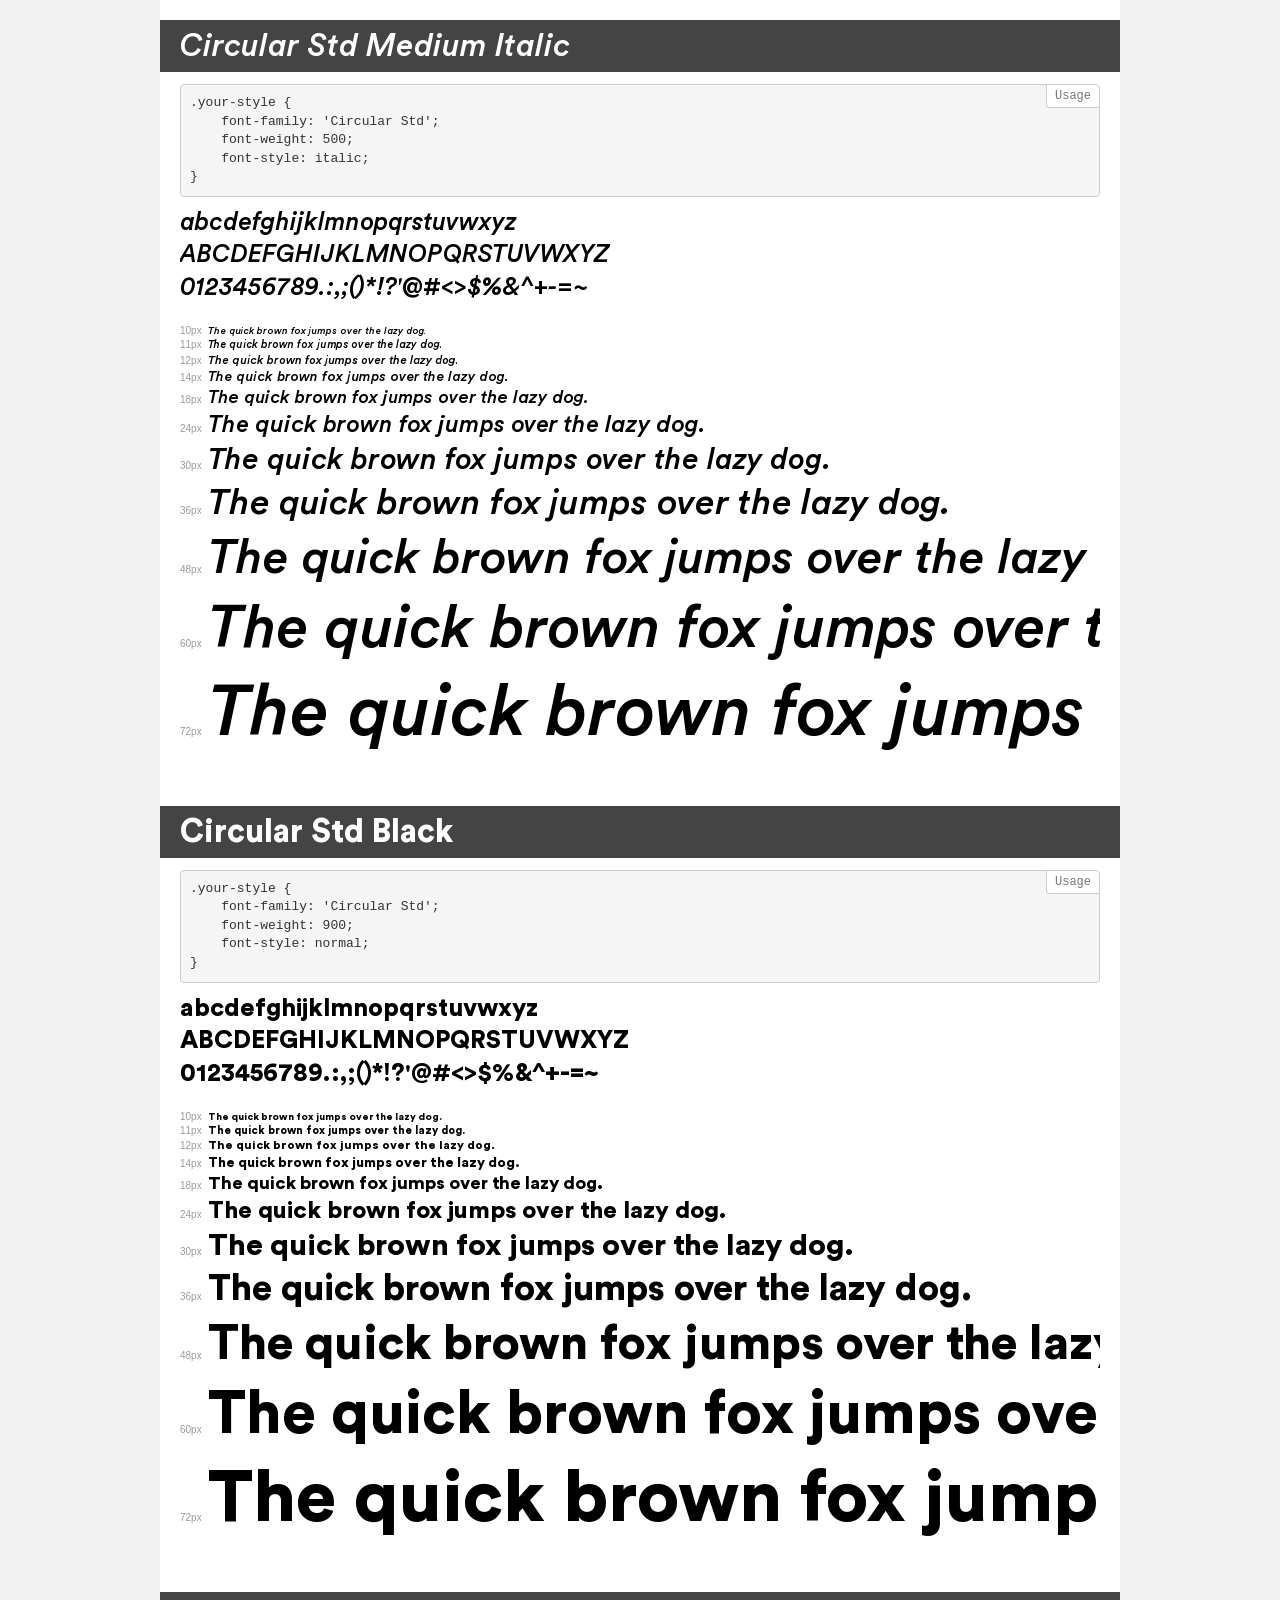
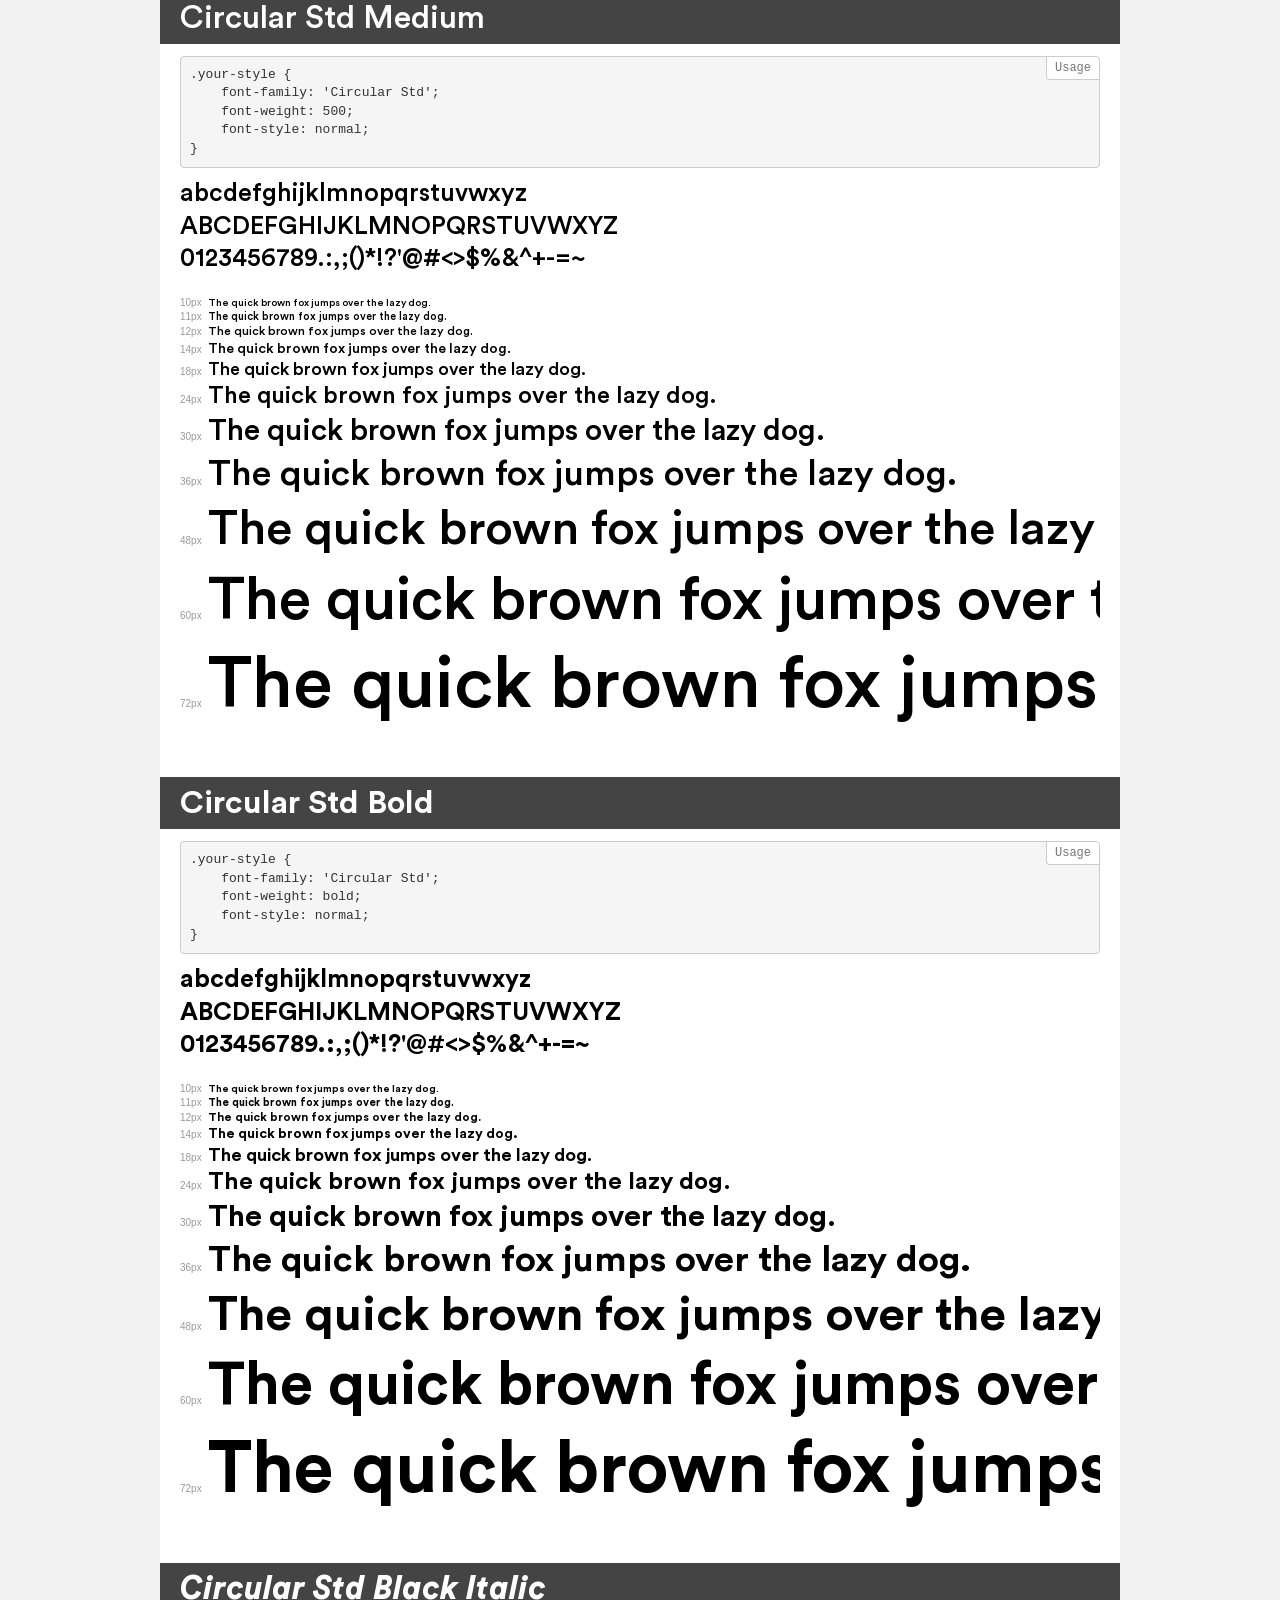
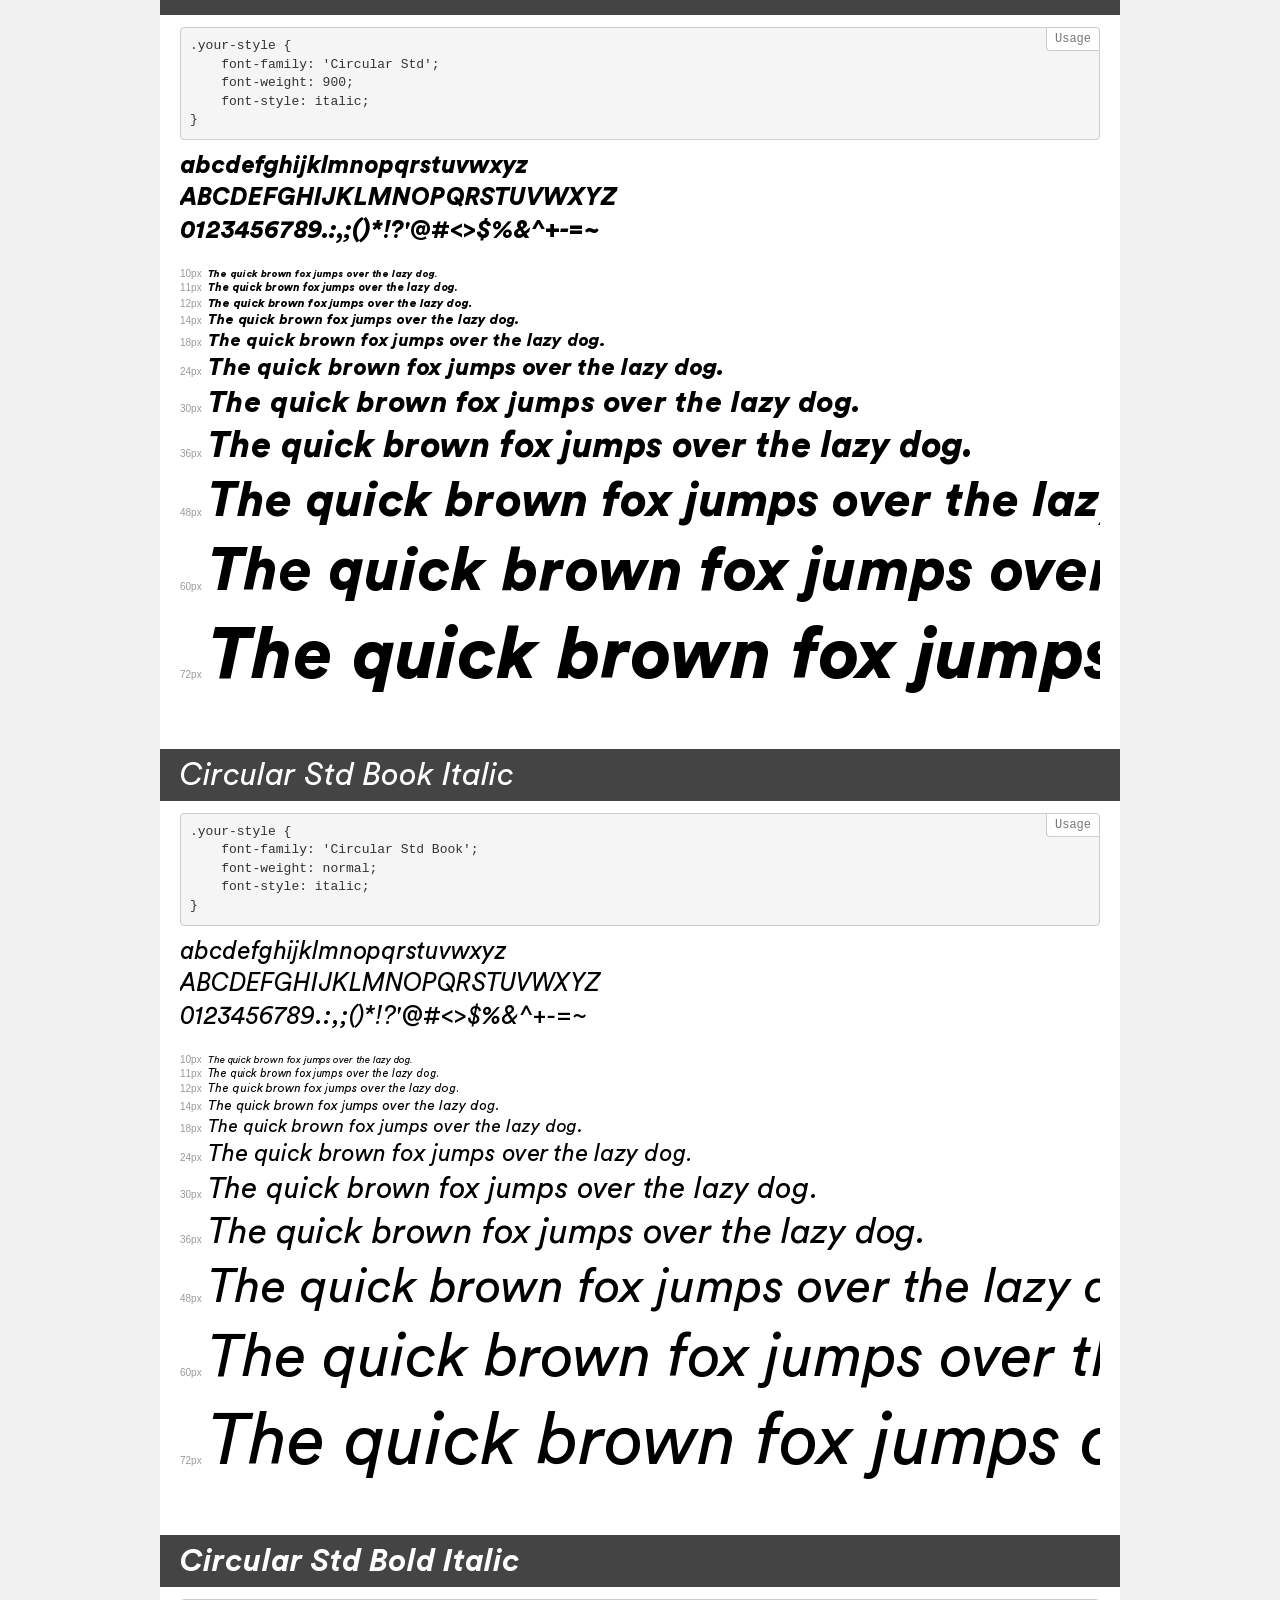
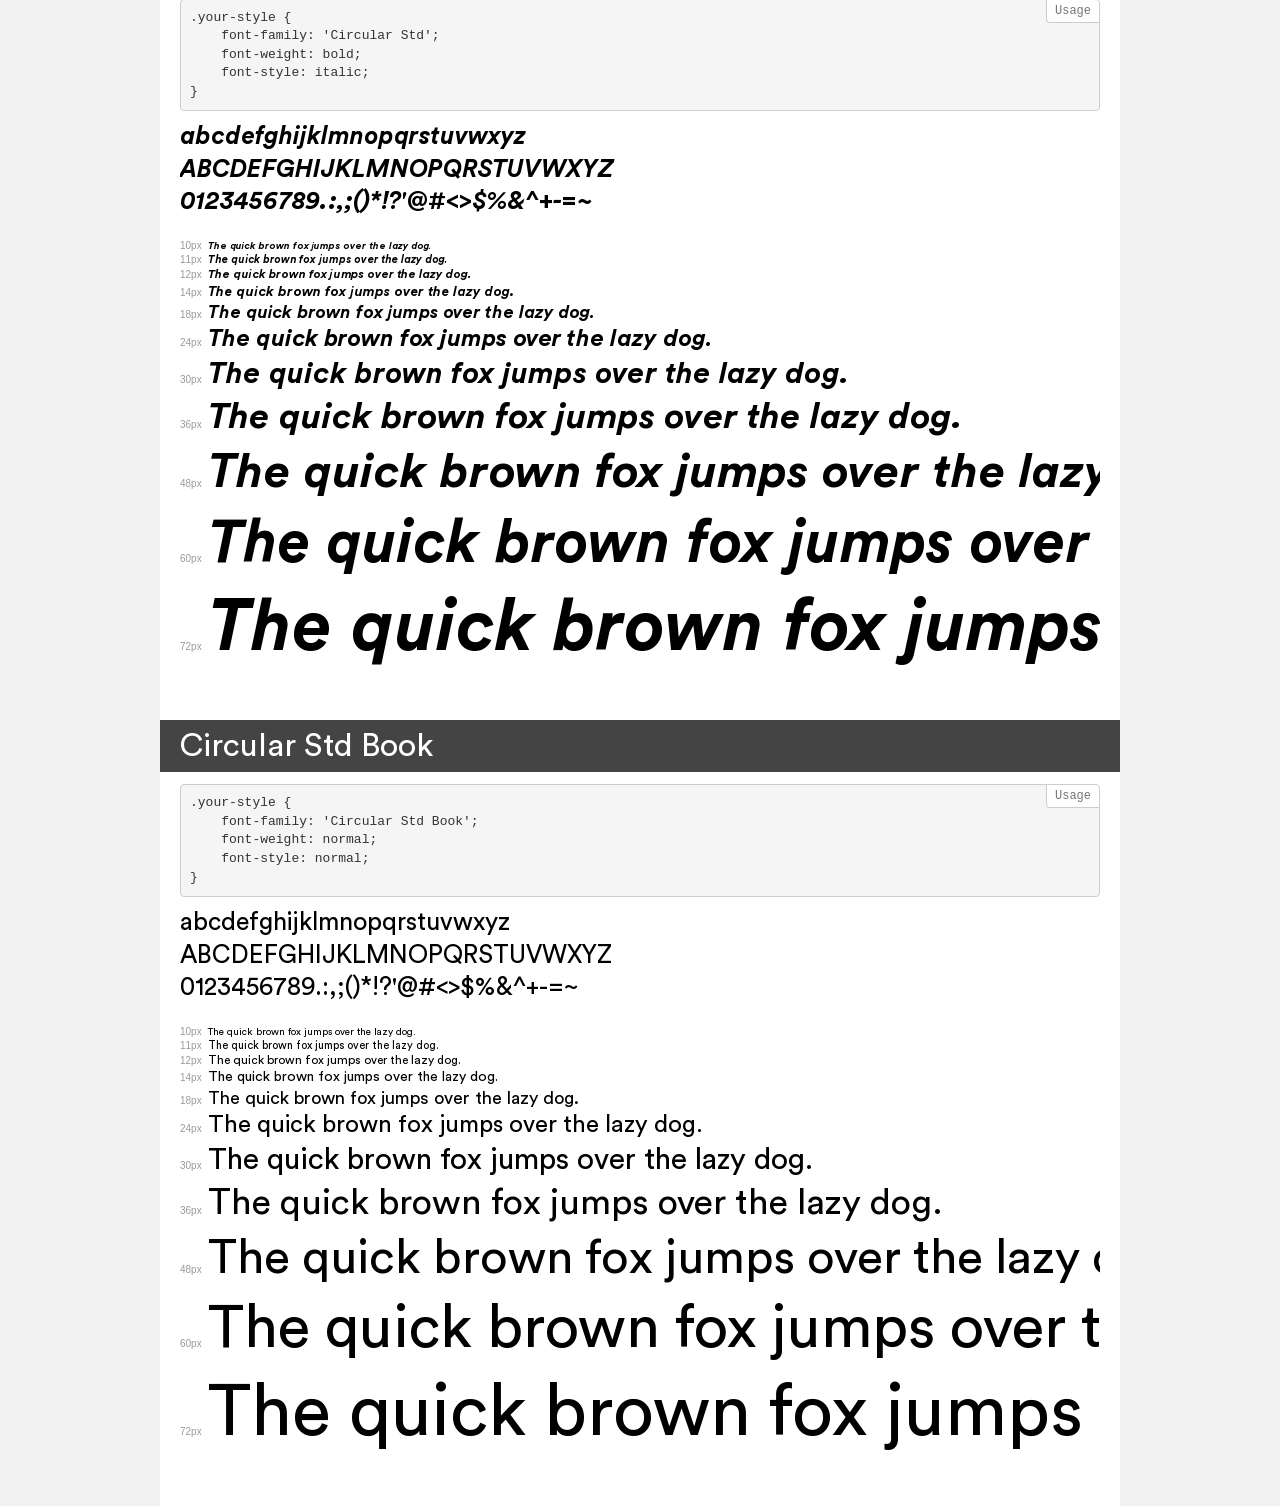
<file: fonts/Circular/demo.html>
<!DOCTYPE html>
<html>
<head>
    <meta charset="utf-8">
    <meta http-equiv="X-UA-Compatible" content="IE=edge">
    <meta name="viewport" content="width=device-width, initial-scale=1">
    <meta name="robots" content="noindex, noarchive">
    <meta name="format-detection" content="telephone=no">
    <title>Transfonter demo</title>
    <link href="stylesheet.css" rel="stylesheet">
    <style>
        /*
        http://meyerweb.com/eric/tools/css/reset/
        v2.0 | 20110126
        License: none (public domain)
        */
        html, body, div, span, applet, object, iframe,
        h1, h2, h3, h4, h5, h6, p, blockquote, pre,
        a, abbr, acronym, address, big, cite, code,
        del, dfn, em, img, ins, kbd, q, s, samp,
        small, strike, strong, sub, sup, tt, var,
        b, u, i, center,
        dl, dt, dd, ol, ul, li,
        fieldset, form, label, legend,
        table, caption, tbody, tfoot, thead, tr, th, td,
        article, aside, canvas, details, embed,
        figure, figcaption, footer, header, hgroup,
        menu, nav, output, ruby, section, summary,
        time, mark, audio, video {
            margin: 0;
            padding: 0;
            border: 0;
            font-size: 100%;
            font: inherit;
            vertical-align: baseline;
        }
        /* HTML5 display-role reset for older browsers */
        article, aside, details, figcaption, figure,
        footer, header, hgroup, menu, nav, section {
            display: block;
        }
        body {
            line-height: 1;
        }
        ol, ul {
            list-style: none;
        }
        blockquote, q {
            quotes: none;
        }
        blockquote:before, blockquote:after,
        q:before, q:after {
            content: '';
            content: none;
        }
        table {
            border-collapse: collapse;
            border-spacing: 0;
        }
        /* common styles */
        body {
            background: #f1f1f1;
            color: #000;
        }
        .page {
            background: #fff;
            width: 920px;
            margin: 0 auto;
            padding: 20px 20px 0 20px;
            overflow: hidden;
        }
        .font-container {
            overflow-x: auto;
            overflow-y: hidden;
            margin-bottom: 40px;
            line-height: 1.3;
            white-space: nowrap;
            padding-bottom: 5px;
        }
        h1 {
            position: relative;
            background: #444;
            font-size: 32px;
            color: #fff;
            padding: 10px 20px;
            margin: 0 -20px 12px -20px;
        }
        .letters {
            font-size: 25px;
            margin-bottom: 20px;
        }
        .s10:before {
            content: '10px';
        }
        .s11:before {
            content: '11px';
        }
        .s12:before {
            content: '12px';
        }
        .s14:before {
            content: '14px';
        }
        .s18:before {
            content: '18px';
        }
        .s24:before {
            content: '24px';
        }
        .s30:before {
            content: '30px';
        }
        .s36:before {
            content: '36px';
        }
        .s48:before {
            content: '48px';
        }
        .s60:before {
            content: '60px';
        }
        .s72:before {
            content: '72px';
        }
        .s10:before, .s11:before, .s12:before, .s14:before,
        .s18:before, .s24:before, .s30:before, .s36:before,
        .s48:before, .s60:before, .s72:before {
            font-family: Arial, sans-serif;
            font-size: 10px;
            font-weight: normal;
            font-style: normal;
            color: #999;
            padding-right: 6px;
        }
        pre {
            display: block;
            position: relative;
            padding: 9px;
            margin: 0 0 10px;
            font-family: Monaco, Menlo, Consolas, "Courier New", monospace !important;
            font-size: 13px;
            line-height: 1.428571429;
            color: #333;
            font-weight: normal !important;
            font-style: normal !important;
            background-color: #f5f5f5;
            border: 1px solid #ccc;
            overflow-x: auto;
            border-radius: 4px;
        }
        pre:after {
            display: block;
            position: absolute;
            right: 0;
            top: 0;
            content: 'Usage';
            line-height: 1;
            padding: 5px 8px;
            font-size: 12px;
            color: #767676;
            background-color: #fff;
            border: 1px solid #ccc;
            border-right: none;
            border-top: none;
            border-radius: 0 4px 0 4px;
            z-index: 10;
        }
        /* responsive */
        @media (max-width: 959px) {
            .page {
                width: auto;
                margin: 0;
            }
        }
    </style>
</head>
<body>
<div class="page">
    <div class="demo" style="font-family: 'Circular Std'; font-weight: 500; font-style: italic;">
        <h1>Circular Std Medium Italic</h1>
        <pre>.your-style {
    font-family: 'Circular Std';
    font-weight: 500;
    font-style: italic;
}</pre>
        <div class="font-container">
            <p class="letters">
                abcdefghijklmnopqrstuvwxyz<br>
ABCDEFGHIJKLMNOPQRSTUVWXYZ<br>
                0123456789.:,;()*!?'@#<>$%&^+-=~
            </p>
            <p class="s10" style="font-size: 10px;">The quick brown fox jumps over the lazy dog.</p>
            <p class="s11" style="font-size: 11px;">The quick brown fox jumps over the lazy dog.</p>
            <p class="s12" style="font-size: 12px;">The quick brown fox jumps over the lazy dog.</p>
            <p class="s14" style="font-size: 14px;">The quick brown fox jumps over the lazy dog.</p>
            <p class="s18" style="font-size: 18px;">The quick brown fox jumps over the lazy dog.</p>
            <p class="s24" style="font-size: 24px;">The quick brown fox jumps over the lazy dog.</p>
            <p class="s30" style="font-size: 30px;">The quick brown fox jumps over the lazy dog.</p>
            <p class="s36" style="font-size: 36px;">The quick brown fox jumps over the lazy dog.</p>
            <p class="s48" style="font-size: 48px;">The quick brown fox jumps over the lazy dog.</p>
            <p class="s60" style="font-size: 60px;">The quick brown fox jumps over the lazy dog.</p>
            <p class="s72" style="font-size: 72px;">The quick brown fox jumps over the lazy dog.</p>
        </div>
    </div>
    <div class="demo" style="font-family: 'Circular Std'; font-weight: 900; font-style: normal;">
        <h1>Circular Std Black</h1>
        <pre>.your-style {
    font-family: 'Circular Std';
    font-weight: 900;
    font-style: normal;
}</pre>
        <div class="font-container">
            <p class="letters">
                abcdefghijklmnopqrstuvwxyz<br>
ABCDEFGHIJKLMNOPQRSTUVWXYZ<br>
                0123456789.:,;()*!?'@#<>$%&^+-=~
            </p>
            <p class="s10" style="font-size: 10px;">The quick brown fox jumps over the lazy dog.</p>
            <p class="s11" style="font-size: 11px;">The quick brown fox jumps over the lazy dog.</p>
            <p class="s12" style="font-size: 12px;">The quick brown fox jumps over the lazy dog.</p>
            <p class="s14" style="font-size: 14px;">The quick brown fox jumps over the lazy dog.</p>
            <p class="s18" style="font-size: 18px;">The quick brown fox jumps over the lazy dog.</p>
            <p class="s24" style="font-size: 24px;">The quick brown fox jumps over the lazy dog.</p>
            <p class="s30" style="font-size: 30px;">The quick brown fox jumps over the lazy dog.</p>
            <p class="s36" style="font-size: 36px;">The quick brown fox jumps over the lazy dog.</p>
            <p class="s48" style="font-size: 48px;">The quick brown fox jumps over the lazy dog.</p>
            <p class="s60" style="font-size: 60px;">The quick brown fox jumps over the lazy dog.</p>
            <p class="s72" style="font-size: 72px;">The quick brown fox jumps over the lazy dog.</p>
        </div>
    </div>
    <div class="demo" style="font-family: 'Circular Std'; font-weight: 500; font-style: normal;">
        <h1>Circular Std Medium</h1>
        <pre>.your-style {
    font-family: 'Circular Std';
    font-weight: 500;
    font-style: normal;
}</pre>
        <div class="font-container">
            <p class="letters">
                abcdefghijklmnopqrstuvwxyz<br>
ABCDEFGHIJKLMNOPQRSTUVWXYZ<br>
                0123456789.:,;()*!?'@#<>$%&^+-=~
            </p>
            <p class="s10" style="font-size: 10px;">The quick brown fox jumps over the lazy dog.</p>
            <p class="s11" style="font-size: 11px;">The quick brown fox jumps over the lazy dog.</p>
            <p class="s12" style="font-size: 12px;">The quick brown fox jumps over the lazy dog.</p>
            <p class="s14" style="font-size: 14px;">The quick brown fox jumps over the lazy dog.</p>
            <p class="s18" style="font-size: 18px;">The quick brown fox jumps over the lazy dog.</p>
            <p class="s24" style="font-size: 24px;">The quick brown fox jumps over the lazy dog.</p>
            <p class="s30" style="font-size: 30px;">The quick brown fox jumps over the lazy dog.</p>
            <p class="s36" style="font-size: 36px;">The quick brown fox jumps over the lazy dog.</p>
            <p class="s48" style="font-size: 48px;">The quick brown fox jumps over the lazy dog.</p>
            <p class="s60" style="font-size: 60px;">The quick brown fox jumps over the lazy dog.</p>
            <p class="s72" style="font-size: 72px;">The quick brown fox jumps over the lazy dog.</p>
        </div>
    </div>
    <div class="demo" style="font-family: 'Circular Std'; font-weight: bold; font-style: normal;">
        <h1>Circular Std Bold</h1>
        <pre>.your-style {
    font-family: 'Circular Std';
    font-weight: bold;
    font-style: normal;
}</pre>
        <div class="font-container">
            <p class="letters">
                abcdefghijklmnopqrstuvwxyz<br>
ABCDEFGHIJKLMNOPQRSTUVWXYZ<br>
                0123456789.:,;()*!?'@#<>$%&^+-=~
            </p>
            <p class="s10" style="font-size: 10px;">The quick brown fox jumps over the lazy dog.</p>
            <p class="s11" style="font-size: 11px;">The quick brown fox jumps over the lazy dog.</p>
            <p class="s12" style="font-size: 12px;">The quick brown fox jumps over the lazy dog.</p>
            <p class="s14" style="font-size: 14px;">The quick brown fox jumps over the lazy dog.</p>
            <p class="s18" style="font-size: 18px;">The quick brown fox jumps over the lazy dog.</p>
            <p class="s24" style="font-size: 24px;">The quick brown fox jumps over the lazy dog.</p>
            <p class="s30" style="font-size: 30px;">The quick brown fox jumps over the lazy dog.</p>
            <p class="s36" style="font-size: 36px;">The quick brown fox jumps over the lazy dog.</p>
            <p class="s48" style="font-size: 48px;">The quick brown fox jumps over the lazy dog.</p>
            <p class="s60" style="font-size: 60px;">The quick brown fox jumps over the lazy dog.</p>
            <p class="s72" style="font-size: 72px;">The quick brown fox jumps over the lazy dog.</p>
        </div>
    </div>
    <div class="demo" style="font-family: 'Circular Std'; font-weight: 900; font-style: italic;">
        <h1>Circular Std Black Italic</h1>
        <pre>.your-style {
    font-family: 'Circular Std';
    font-weight: 900;
    font-style: italic;
}</pre>
        <div class="font-container">
            <p class="letters">
                abcdefghijklmnopqrstuvwxyz<br>
ABCDEFGHIJKLMNOPQRSTUVWXYZ<br>
                0123456789.:,;()*!?'@#<>$%&^+-=~
            </p>
            <p class="s10" style="font-size: 10px;">The quick brown fox jumps over the lazy dog.</p>
            <p class="s11" style="font-size: 11px;">The quick brown fox jumps over the lazy dog.</p>
            <p class="s12" style="font-size: 12px;">The quick brown fox jumps over the lazy dog.</p>
            <p class="s14" style="font-size: 14px;">The quick brown fox jumps over the lazy dog.</p>
            <p class="s18" style="font-size: 18px;">The quick brown fox jumps over the lazy dog.</p>
            <p class="s24" style="font-size: 24px;">The quick brown fox jumps over the lazy dog.</p>
            <p class="s30" style="font-size: 30px;">The quick brown fox jumps over the lazy dog.</p>
            <p class="s36" style="font-size: 36px;">The quick brown fox jumps over the lazy dog.</p>
            <p class="s48" style="font-size: 48px;">The quick brown fox jumps over the lazy dog.</p>
            <p class="s60" style="font-size: 60px;">The quick brown fox jumps over the lazy dog.</p>
            <p class="s72" style="font-size: 72px;">The quick brown fox jumps over the lazy dog.</p>
        </div>
    </div>
    <div class="demo" style="font-family: 'Circular Std Book'; font-weight: normal; font-style: italic;">
        <h1>Circular Std Book Italic</h1>
        <pre>.your-style {
    font-family: 'Circular Std Book';
    font-weight: normal;
    font-style: italic;
}</pre>
        <div class="font-container">
            <p class="letters">
                abcdefghijklmnopqrstuvwxyz<br>
ABCDEFGHIJKLMNOPQRSTUVWXYZ<br>
                0123456789.:,;()*!?'@#<>$%&^+-=~
            </p>
            <p class="s10" style="font-size: 10px;">The quick brown fox jumps over the lazy dog.</p>
            <p class="s11" style="font-size: 11px;">The quick brown fox jumps over the lazy dog.</p>
            <p class="s12" style="font-size: 12px;">The quick brown fox jumps over the lazy dog.</p>
            <p class="s14" style="font-size: 14px;">The quick brown fox jumps over the lazy dog.</p>
            <p class="s18" style="font-size: 18px;">The quick brown fox jumps over the lazy dog.</p>
            <p class="s24" style="font-size: 24px;">The quick brown fox jumps over the lazy dog.</p>
            <p class="s30" style="font-size: 30px;">The quick brown fox jumps over the lazy dog.</p>
            <p class="s36" style="font-size: 36px;">The quick brown fox jumps over the lazy dog.</p>
            <p class="s48" style="font-size: 48px;">The quick brown fox jumps over the lazy dog.</p>
            <p class="s60" style="font-size: 60px;">The quick brown fox jumps over the lazy dog.</p>
            <p class="s72" style="font-size: 72px;">The quick brown fox jumps over the lazy dog.</p>
        </div>
    </div>
    <div class="demo" style="font-family: 'Circular Std'; font-weight: bold; font-style: italic;">
        <h1>Circular Std Bold Italic</h1>
        <pre>.your-style {
    font-family: 'Circular Std';
    font-weight: bold;
    font-style: italic;
}</pre>
        <div class="font-container">
            <p class="letters">
                abcdefghijklmnopqrstuvwxyz<br>
ABCDEFGHIJKLMNOPQRSTUVWXYZ<br>
                0123456789.:,;()*!?'@#<>$%&^+-=~
            </p>
            <p class="s10" style="font-size: 10px;">The quick brown fox jumps over the lazy dog.</p>
            <p class="s11" style="font-size: 11px;">The quick brown fox jumps over the lazy dog.</p>
            <p class="s12" style="font-size: 12px;">The quick brown fox jumps over the lazy dog.</p>
            <p class="s14" style="font-size: 14px;">The quick brown fox jumps over the lazy dog.</p>
            <p class="s18" style="font-size: 18px;">The quick brown fox jumps over the lazy dog.</p>
            <p class="s24" style="font-size: 24px;">The quick brown fox jumps over the lazy dog.</p>
            <p class="s30" style="font-size: 30px;">The quick brown fox jumps over the lazy dog.</p>
            <p class="s36" style="font-size: 36px;">The quick brown fox jumps over the lazy dog.</p>
            <p class="s48" style="font-size: 48px;">The quick brown fox jumps over the lazy dog.</p>
            <p class="s60" style="font-size: 60px;">The quick brown fox jumps over the lazy dog.</p>
            <p class="s72" style="font-size: 72px;">The quick brown fox jumps over the lazy dog.</p>
        </div>
    </div>
    <div class="demo" style="font-family: 'Circular Std Book'; font-weight: normal; font-style: normal;">
        <h1>Circular Std Book</h1>
        <pre>.your-style {
    font-family: 'Circular Std Book';
    font-weight: normal;
    font-style: normal;
}</pre>
        <div class="font-container">
            <p class="letters">
                abcdefghijklmnopqrstuvwxyz<br>
ABCDEFGHIJKLMNOPQRSTUVWXYZ<br>
                0123456789.:,;()*!?'@#<>$%&^+-=~
            </p>
            <p class="s10" style="font-size: 10px;">The quick brown fox jumps over the lazy dog.</p>
            <p class="s11" style="font-size: 11px;">The quick brown fox jumps over the lazy dog.</p>
            <p class="s12" style="font-size: 12px;">The quick brown fox jumps over the lazy dog.</p>
            <p class="s14" style="font-size: 14px;">The quick brown fox jumps over the lazy dog.</p>
            <p class="s18" style="font-size: 18px;">The quick brown fox jumps over the lazy dog.</p>
            <p class="s24" style="font-size: 24px;">The quick brown fox jumps over the lazy dog.</p>
            <p class="s30" style="font-size: 30px;">The quick brown fox jumps over the lazy dog.</p>
            <p class="s36" style="font-size: 36px;">The quick brown fox jumps over the lazy dog.</p>
            <p class="s48" style="font-size: 48px;">The quick brown fox jumps over the lazy dog.</p>
            <p class="s60" style="font-size: 60px;">The quick brown fox jumps over the lazy dog.</p>
            <p class="s72" style="font-size: 72px;">The quick brown fox jumps over the lazy dog.</p>
        </div>
    </div>
</div>
</body>
</html>
</file>
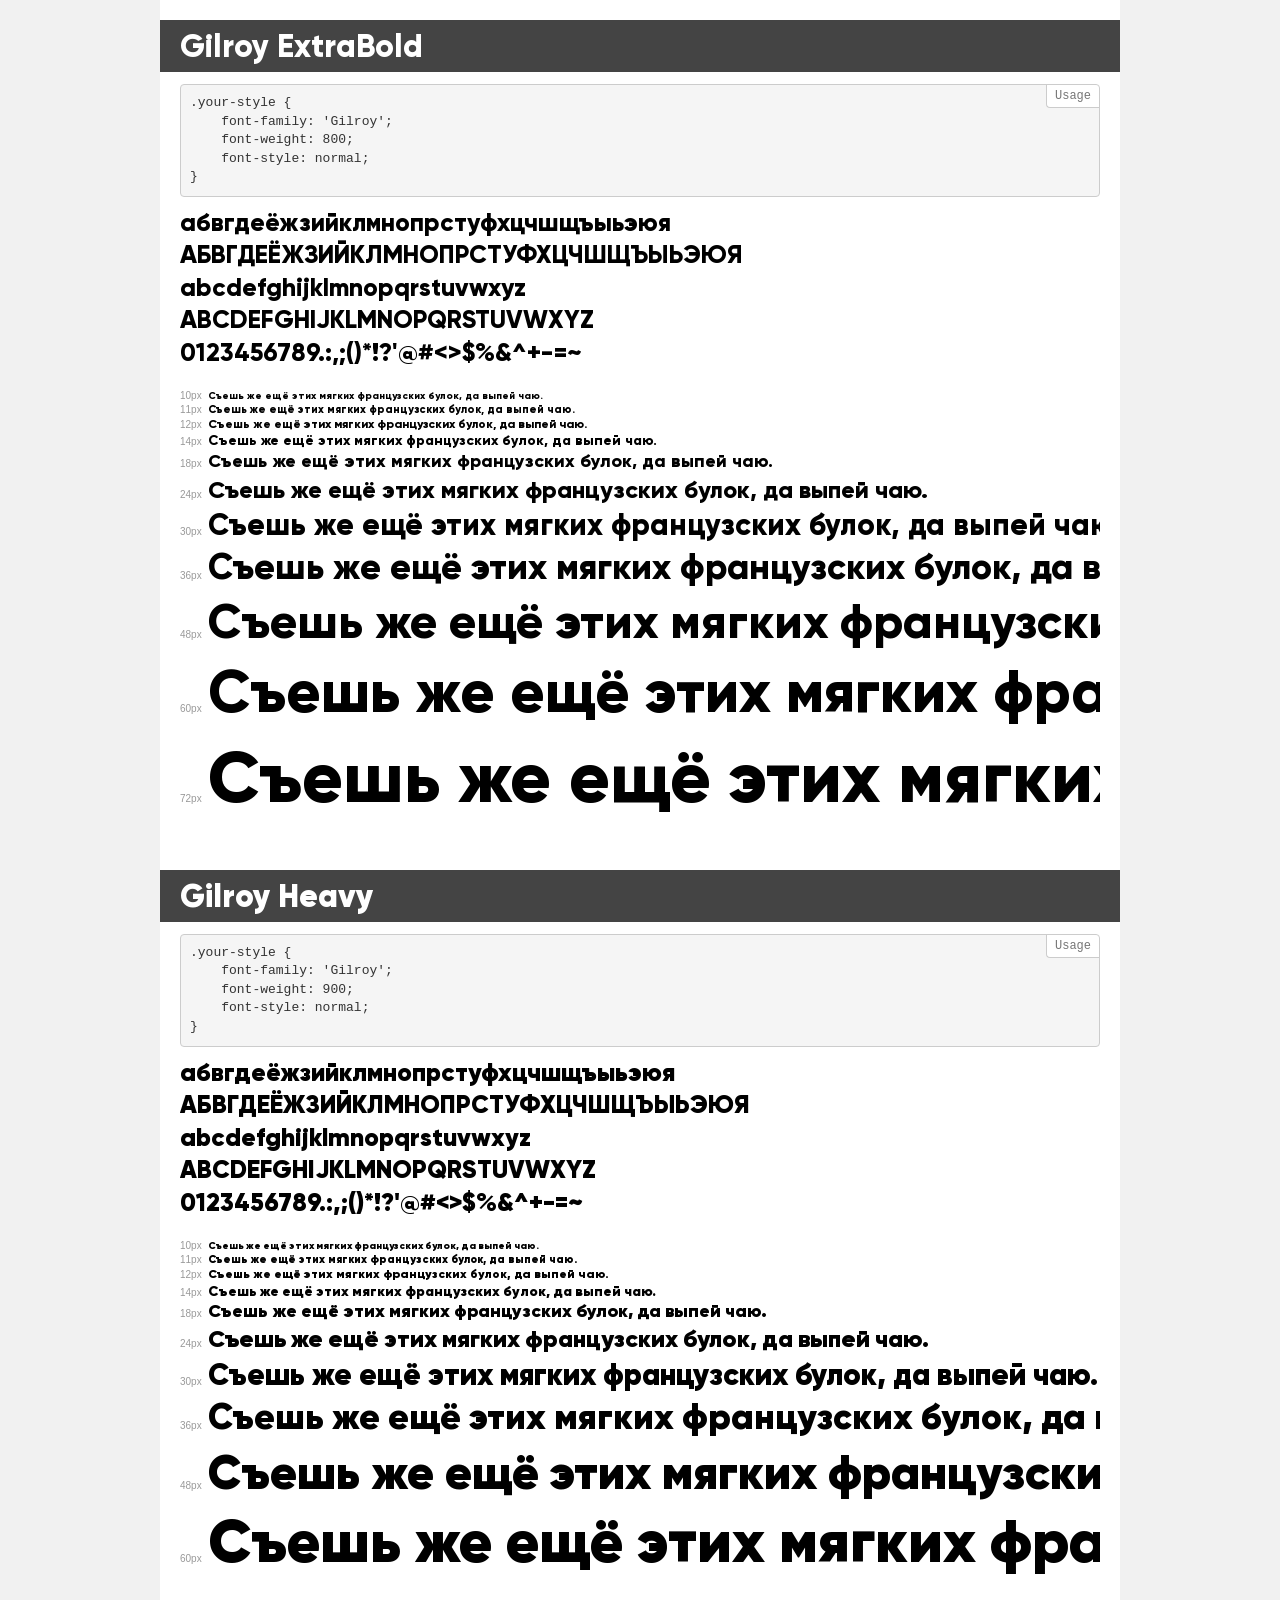
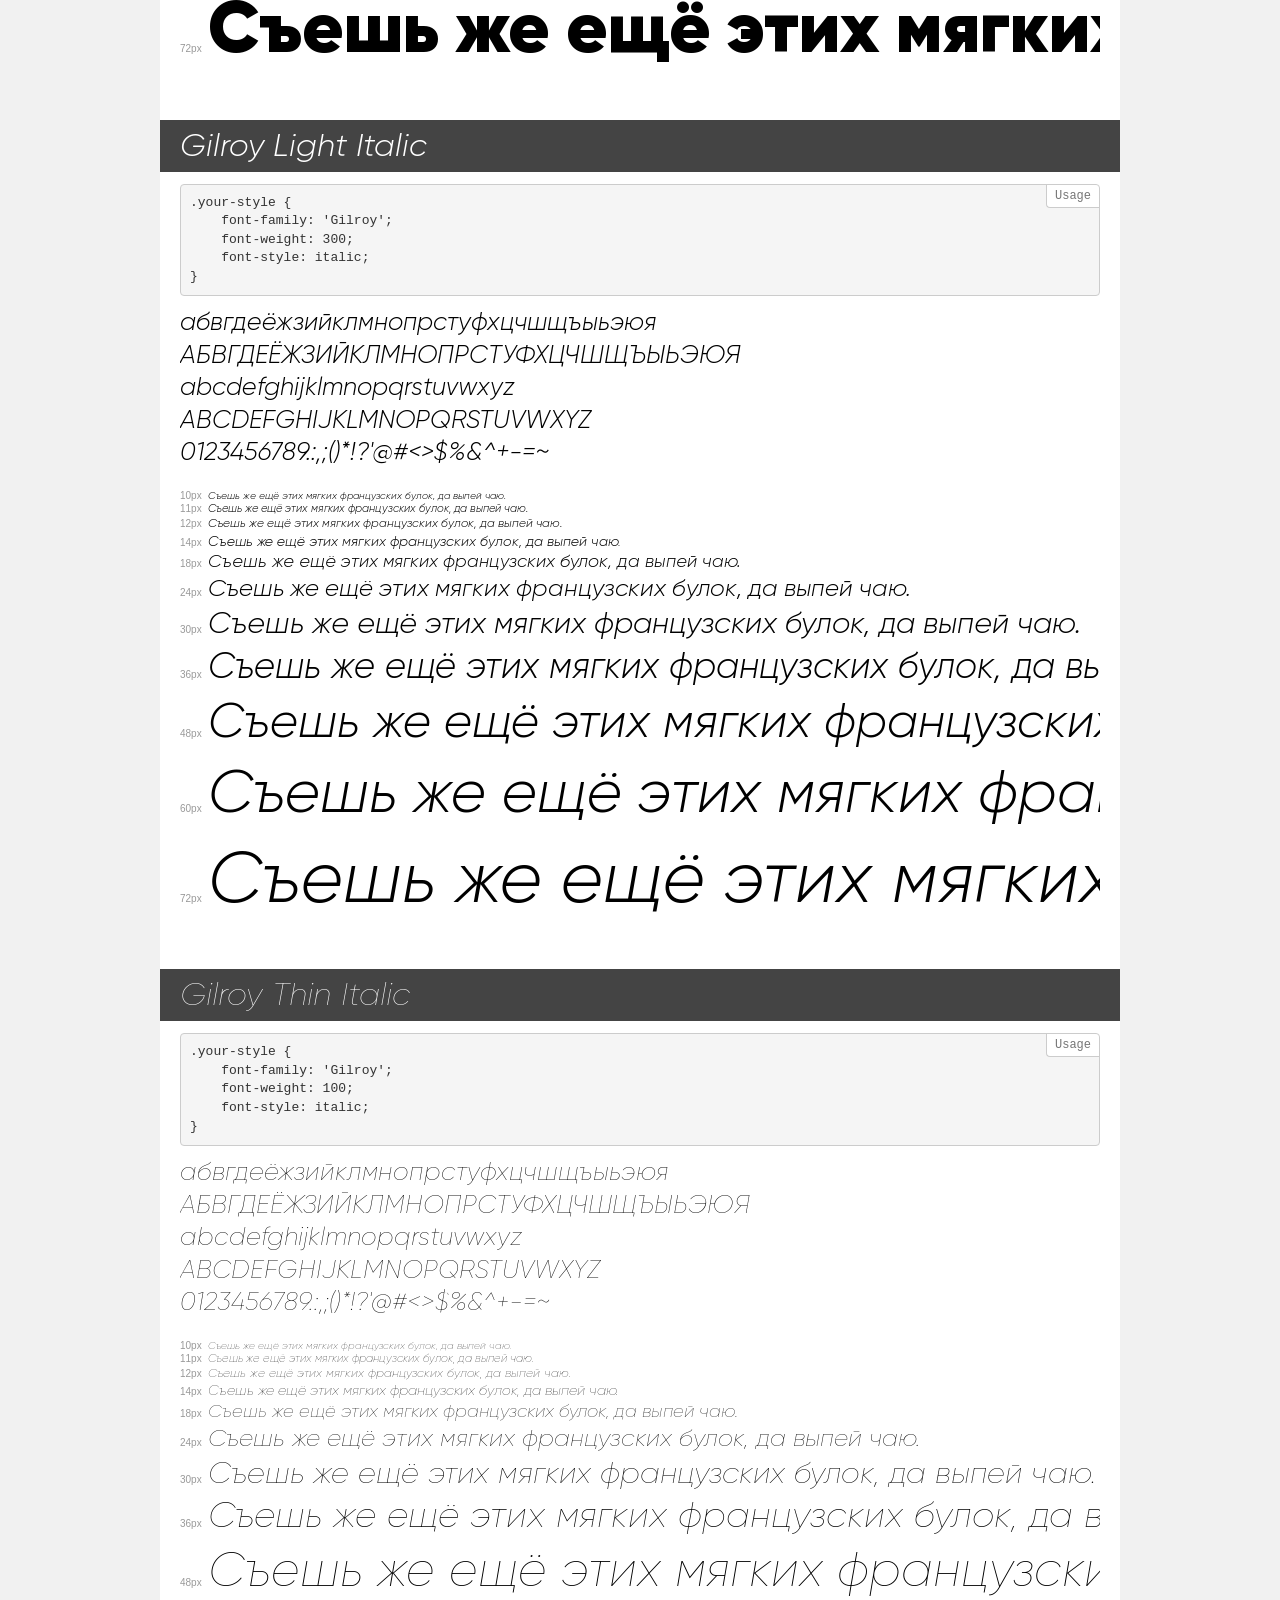
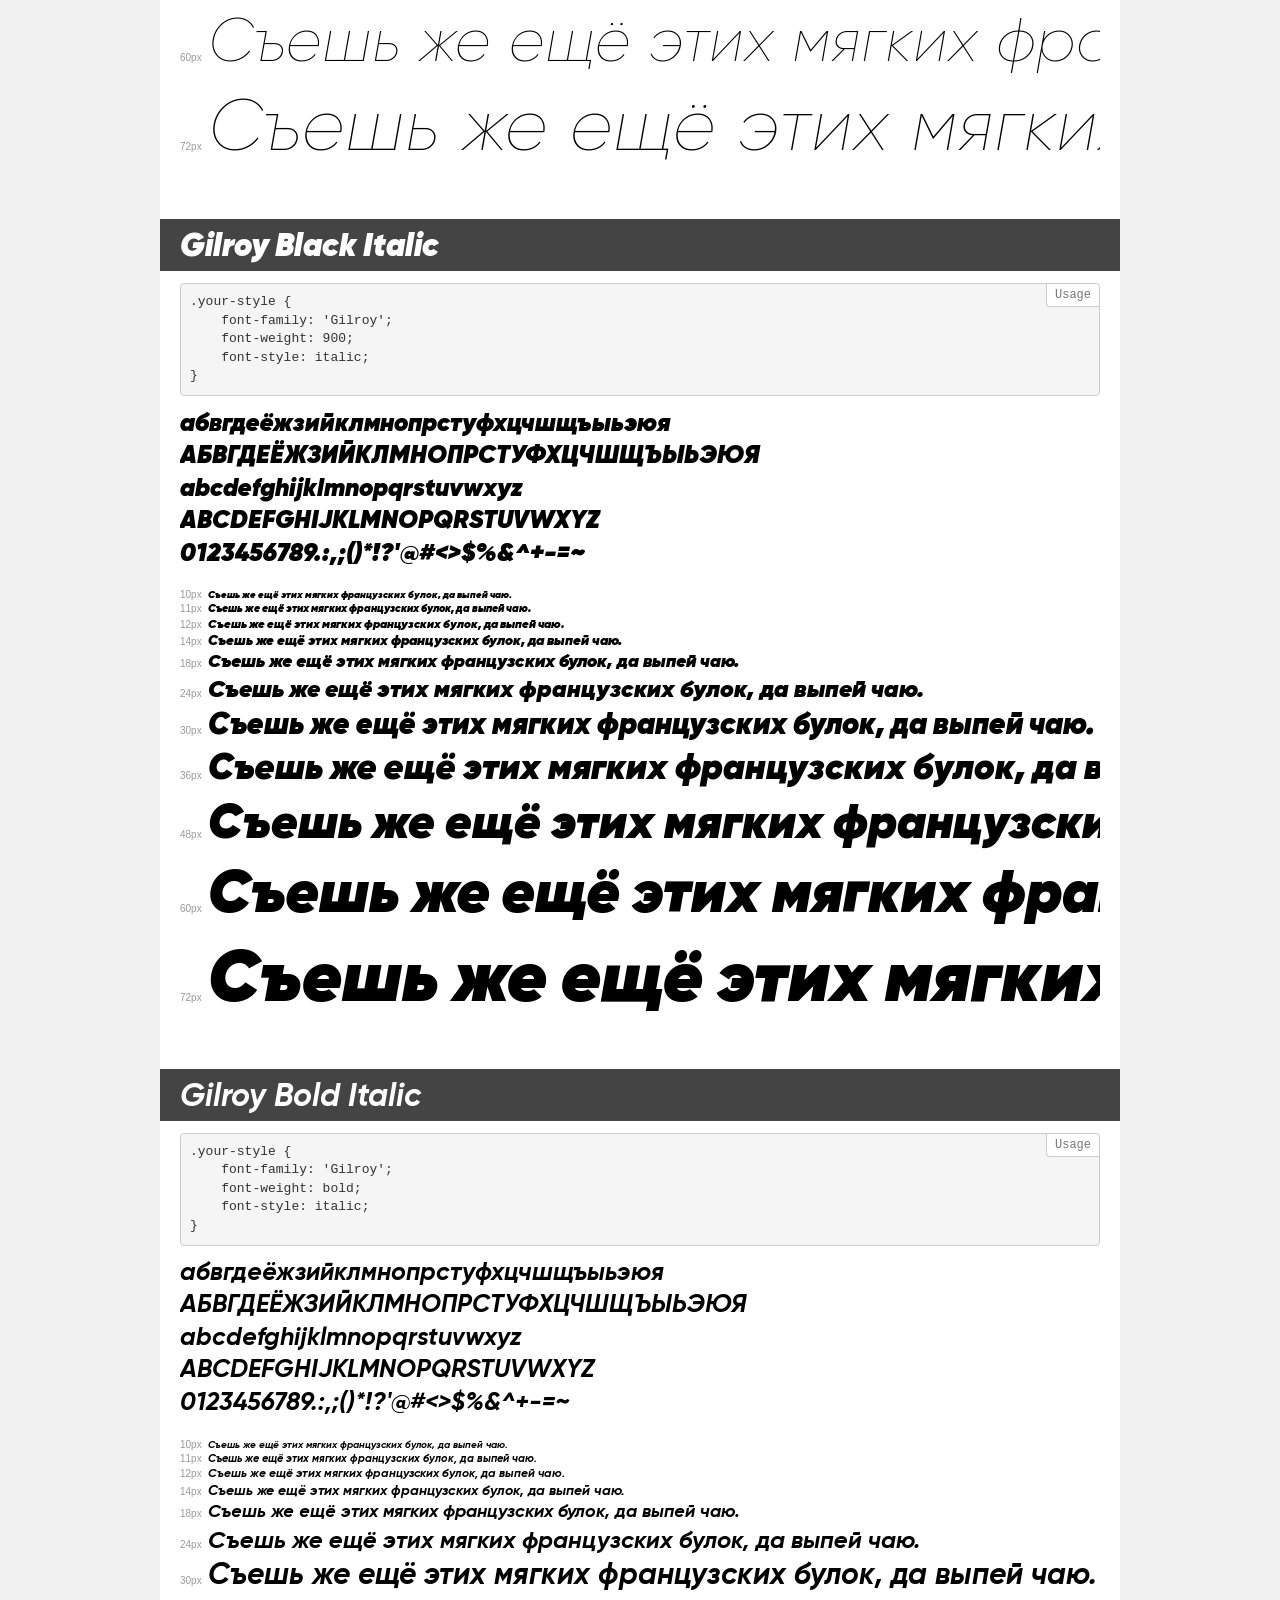
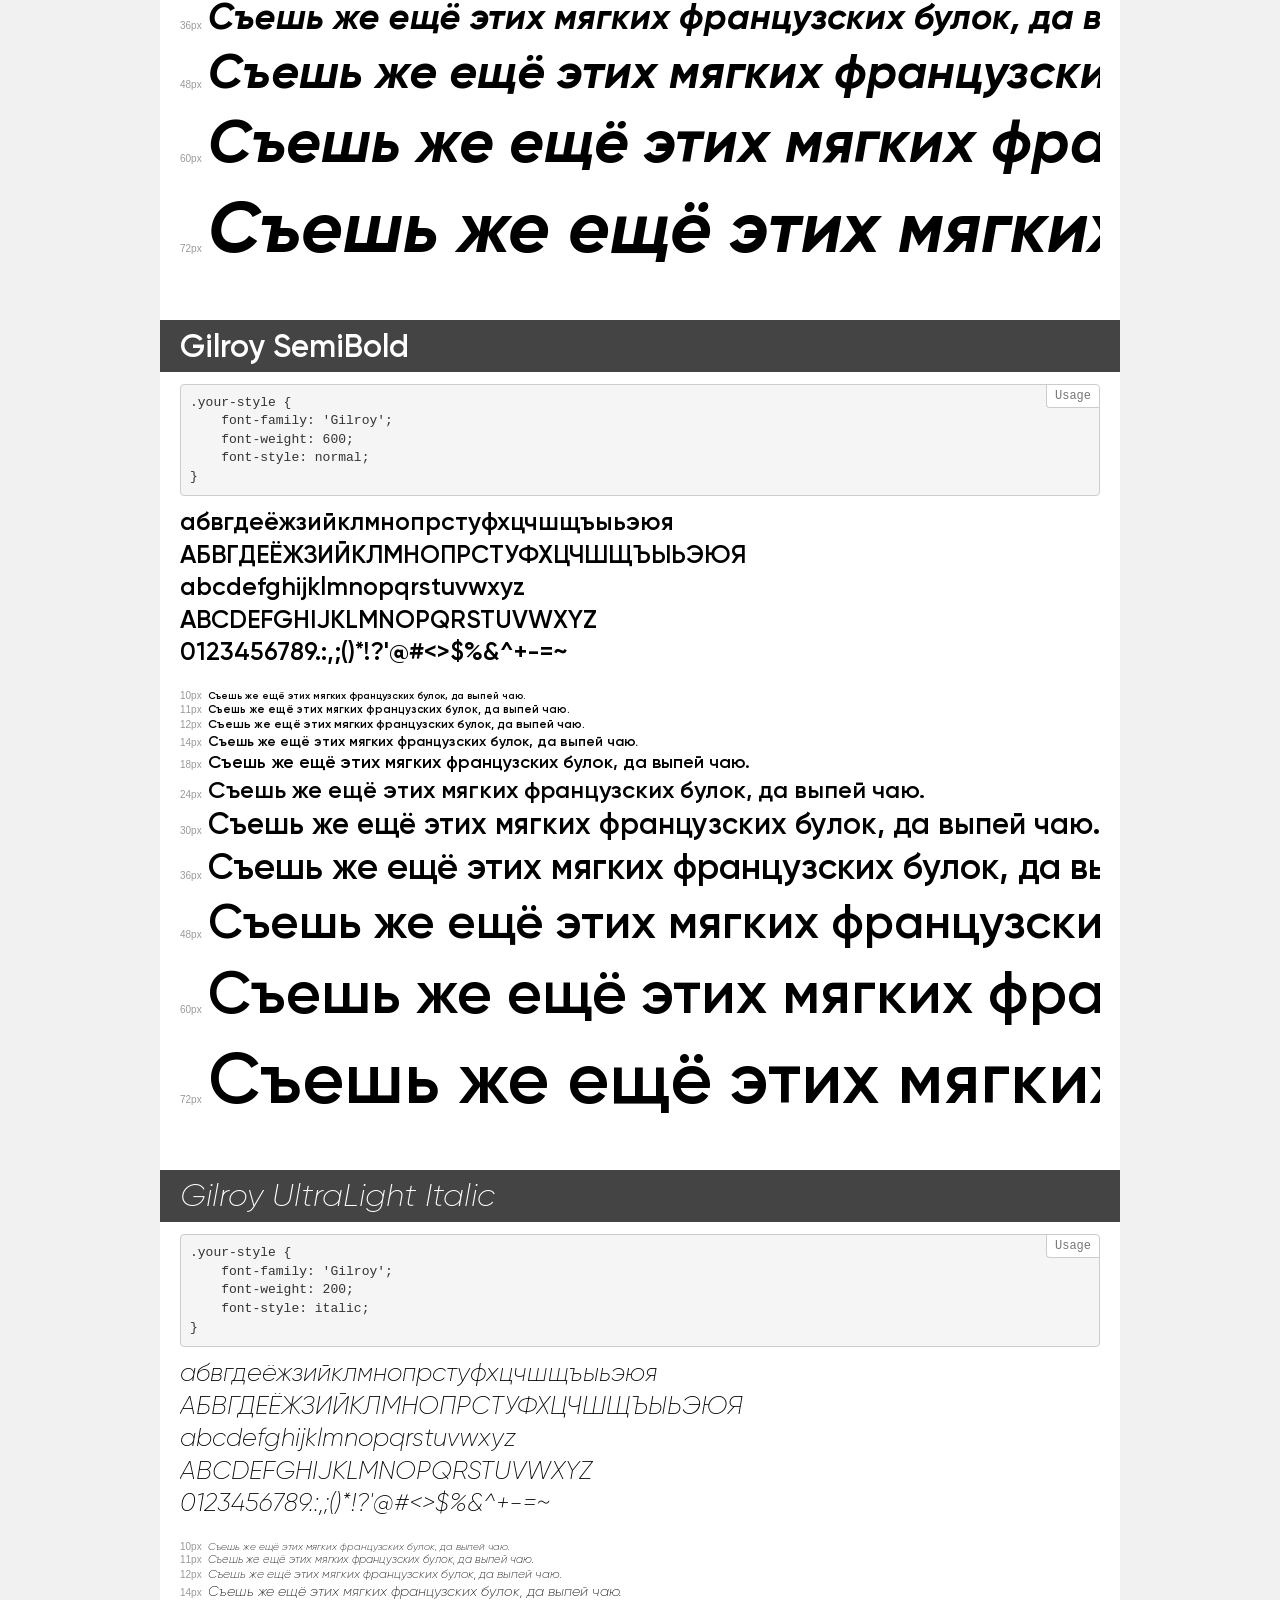
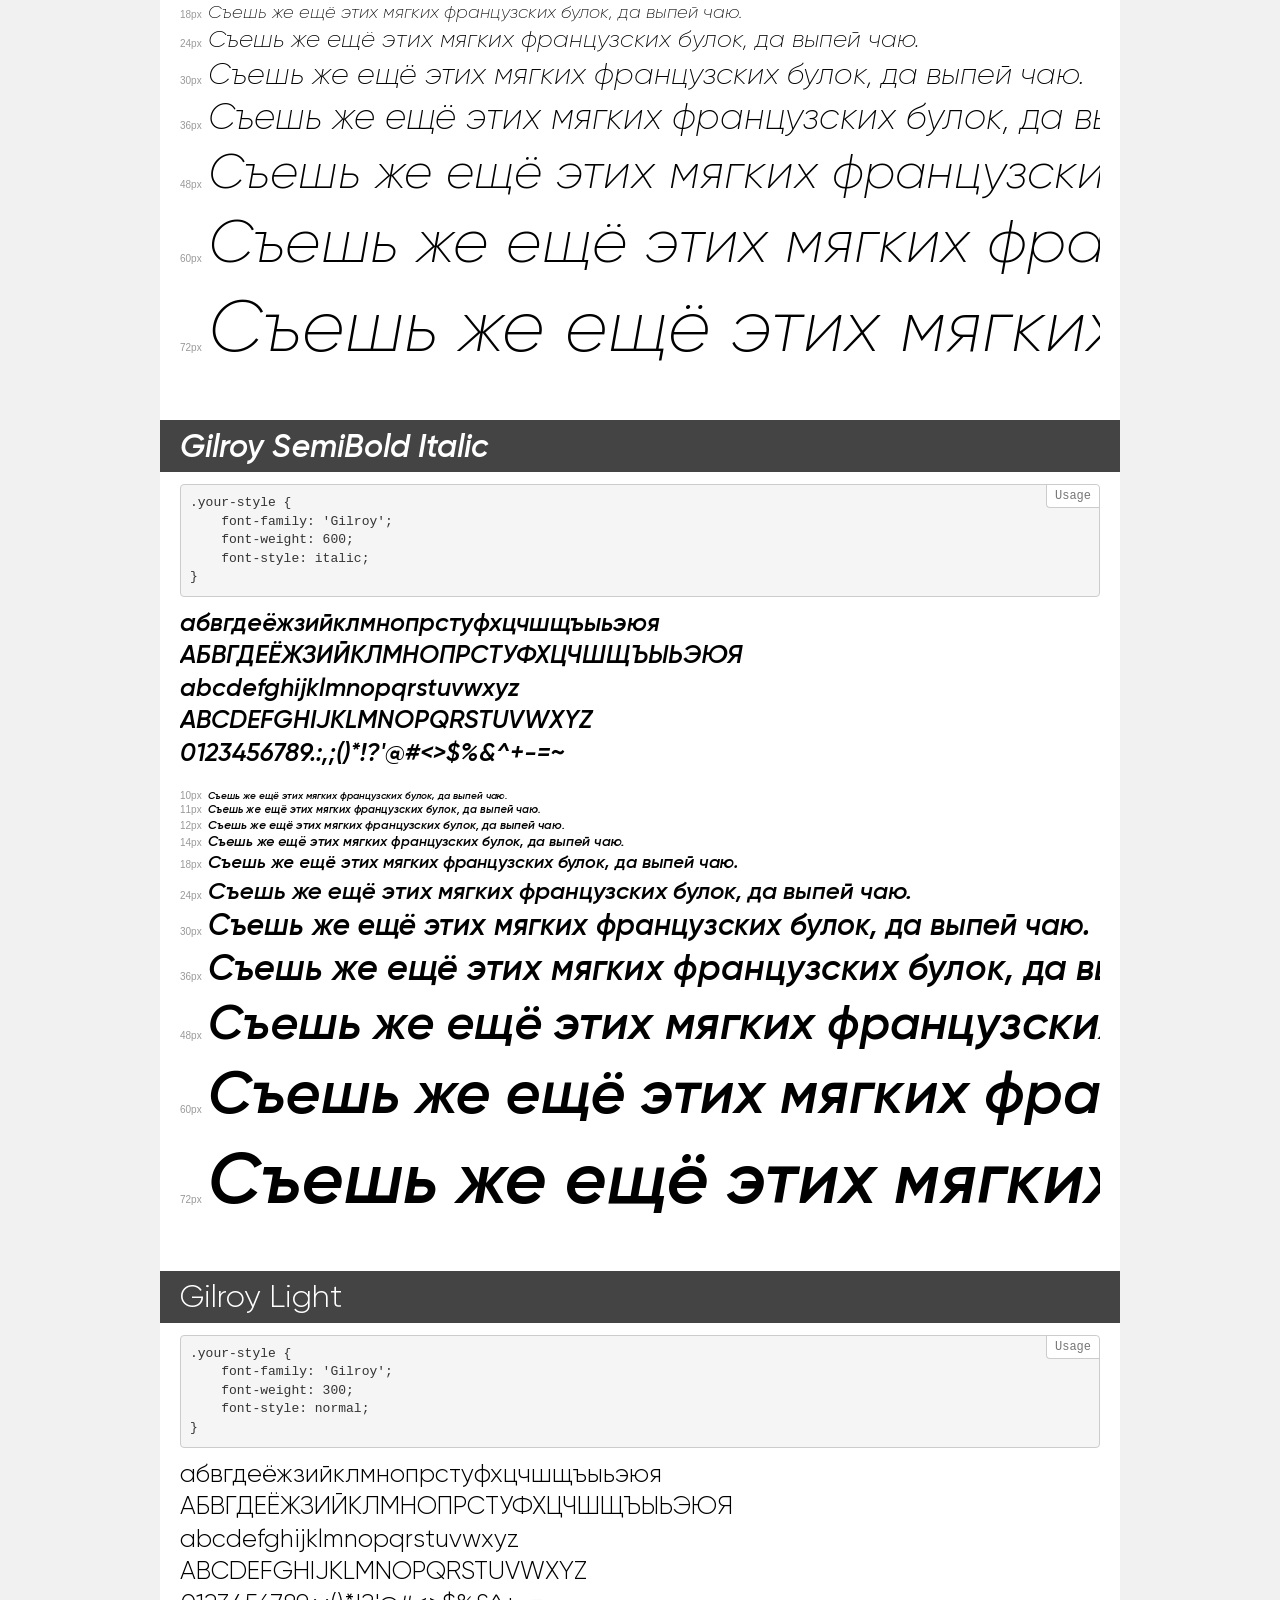
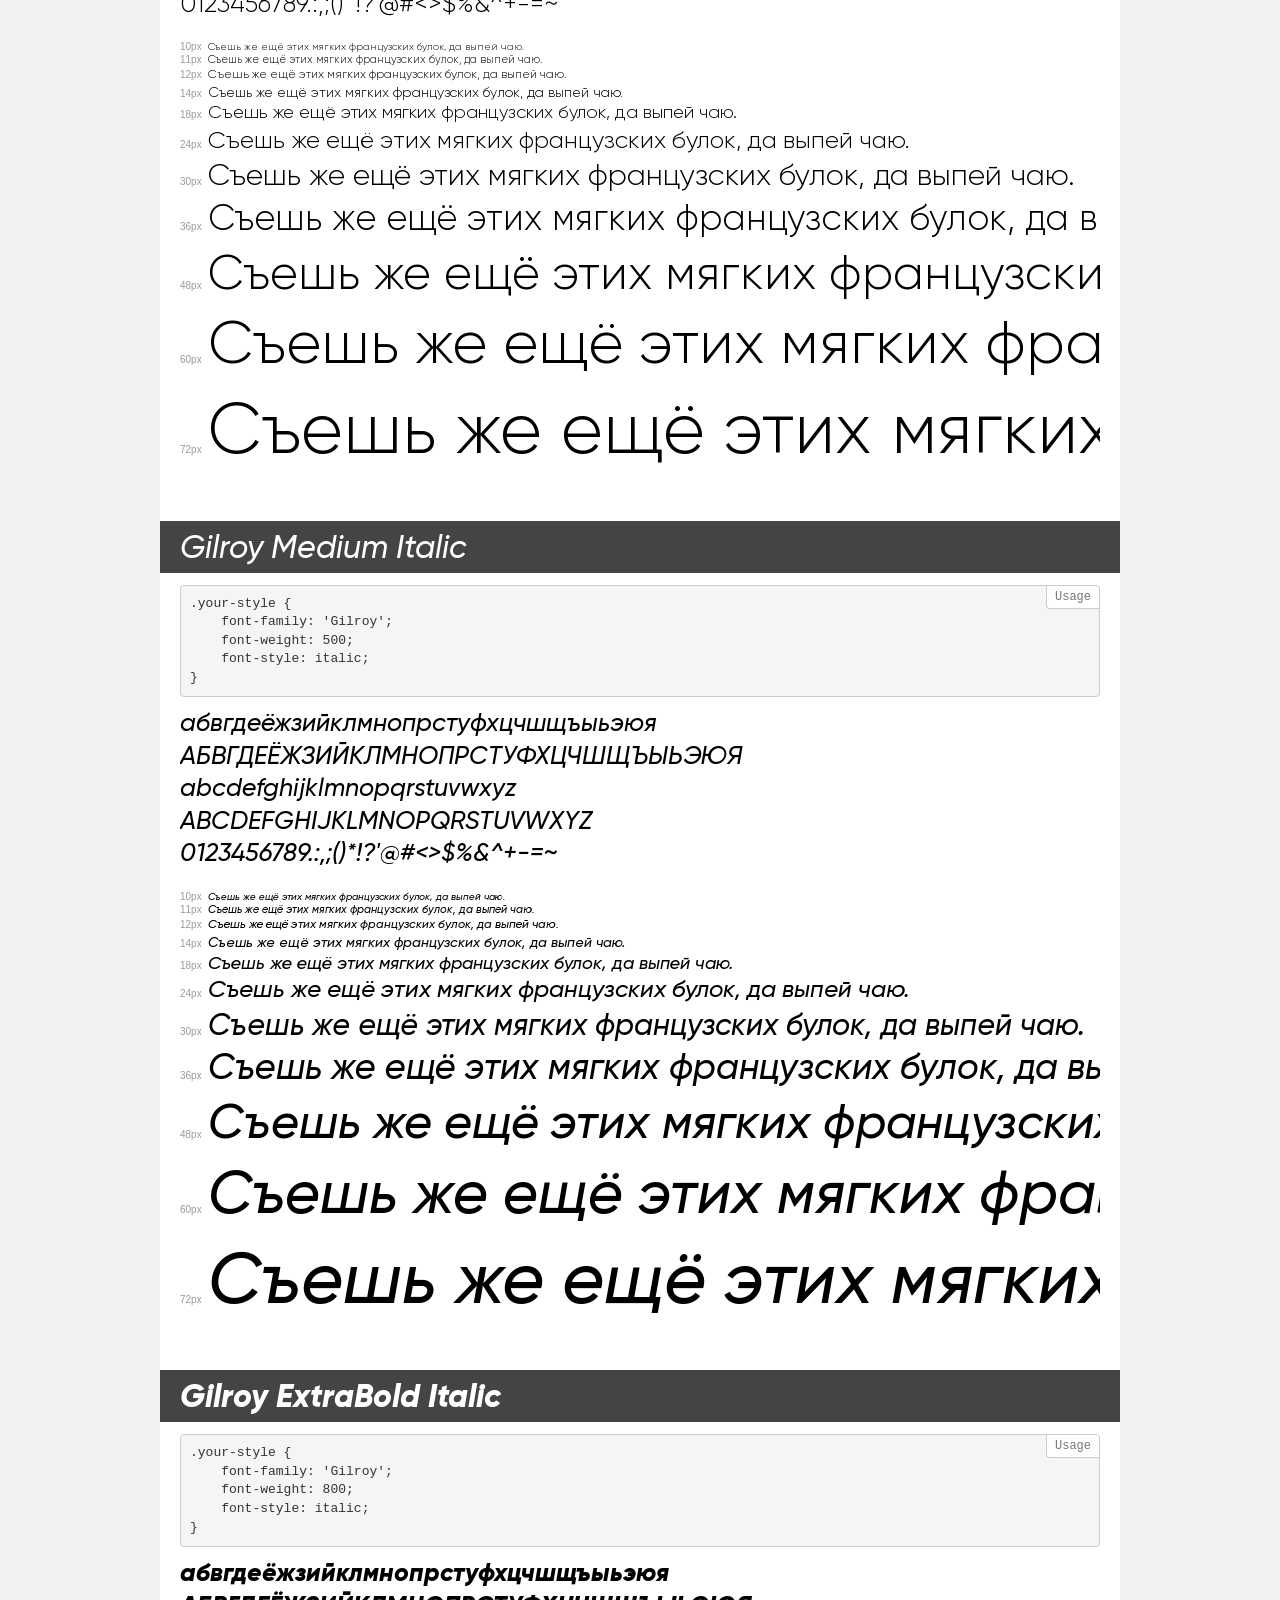
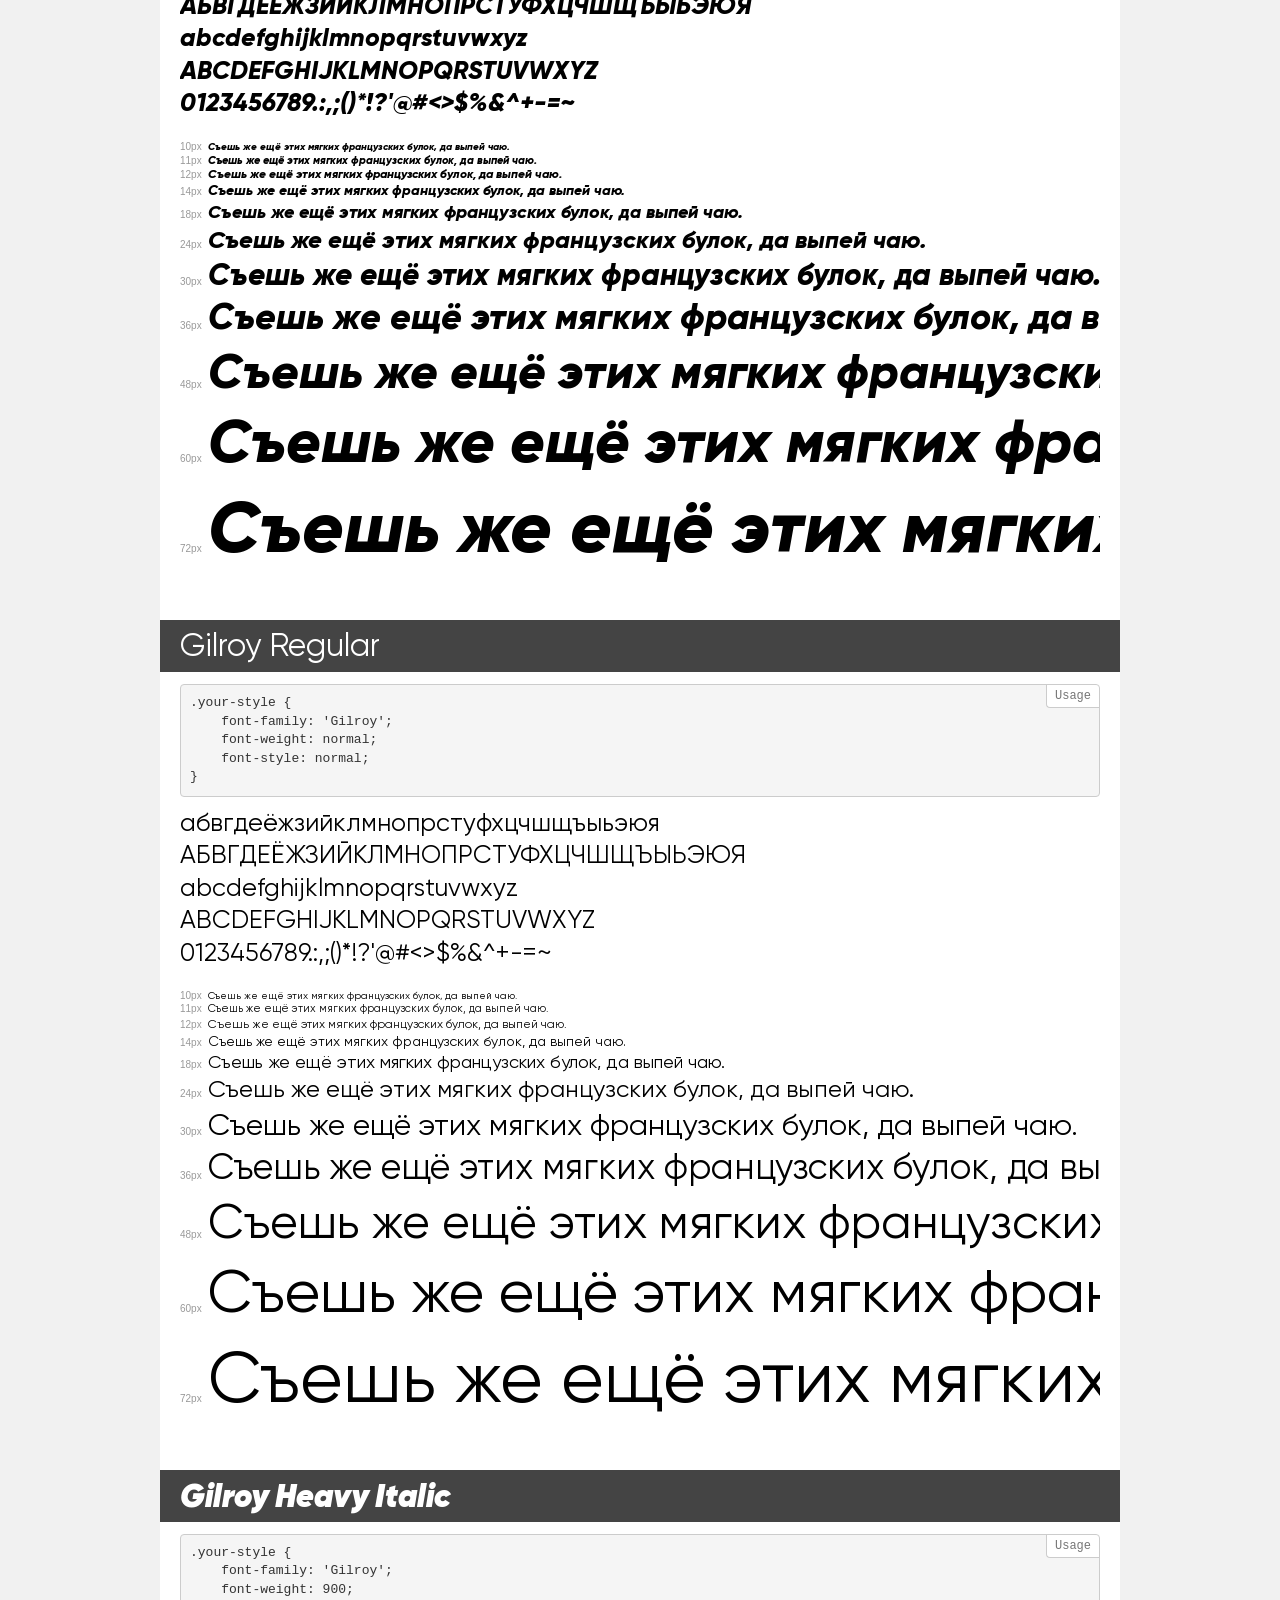
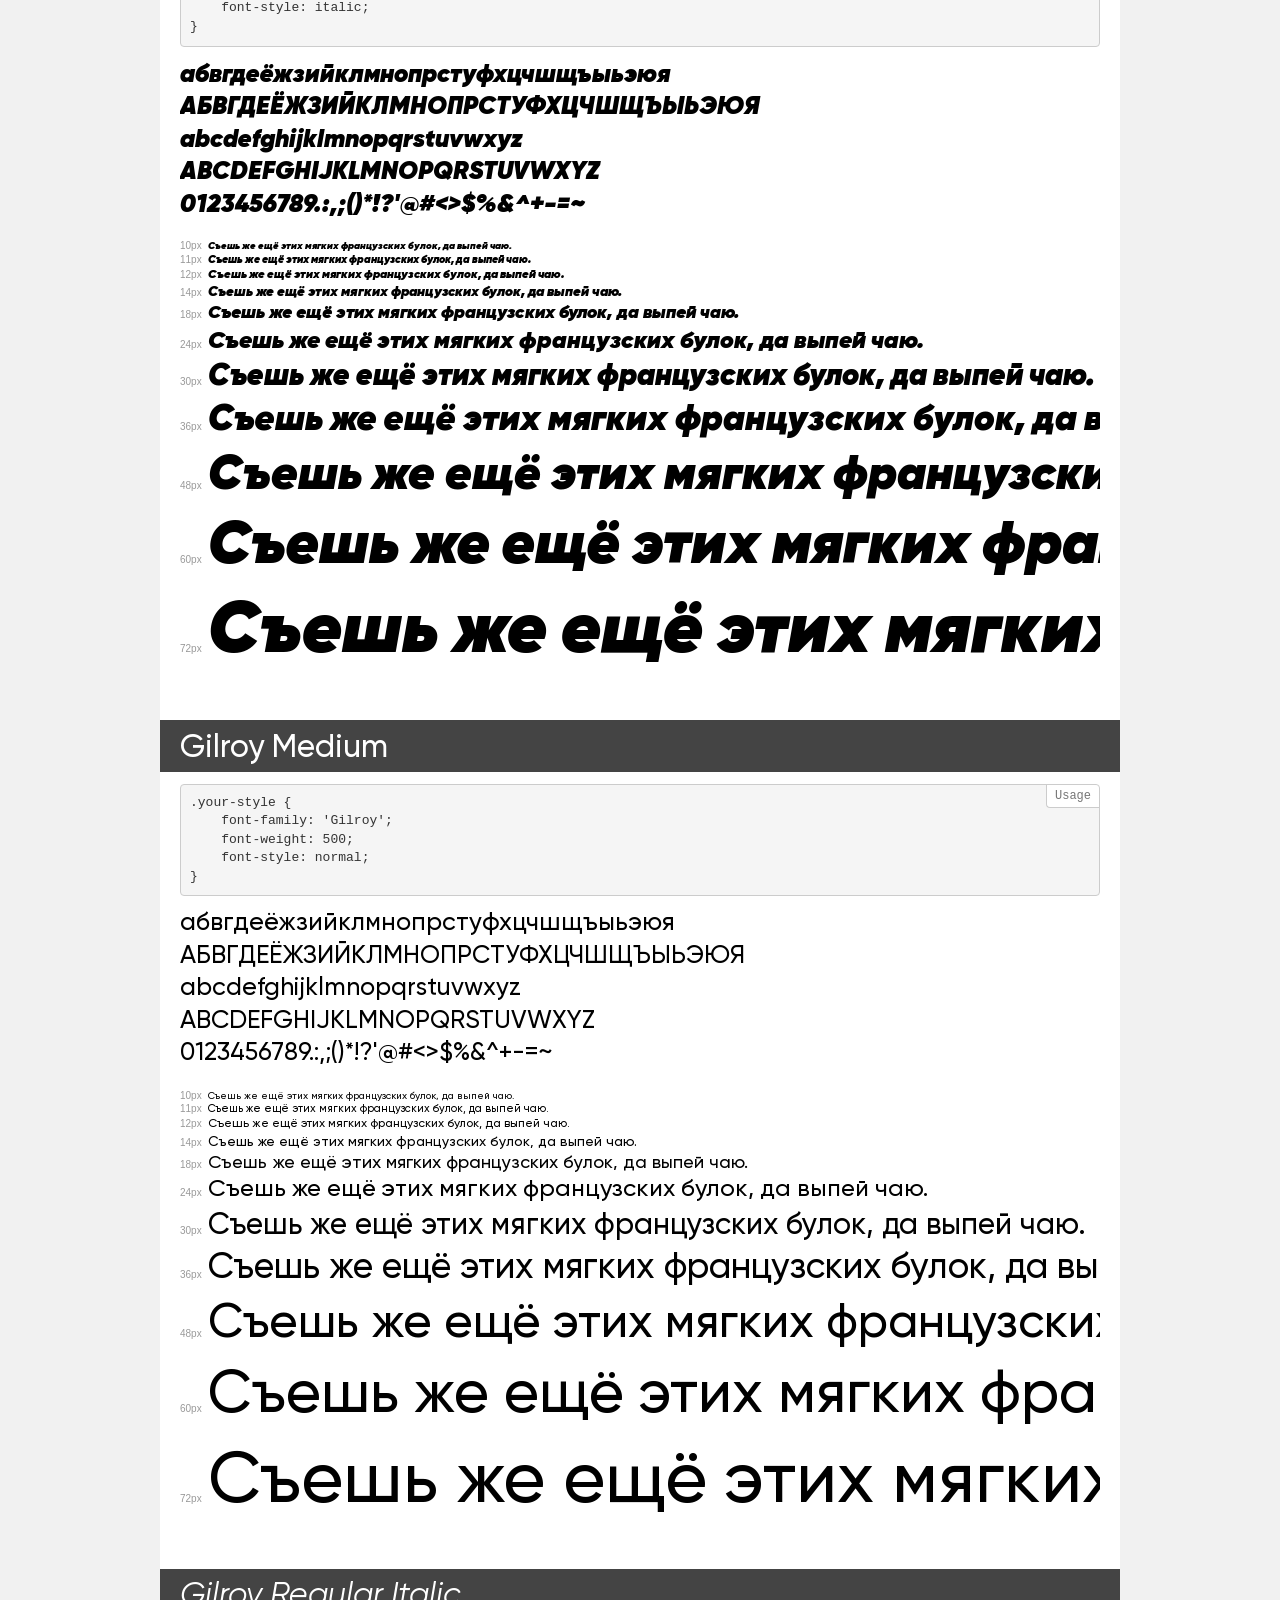
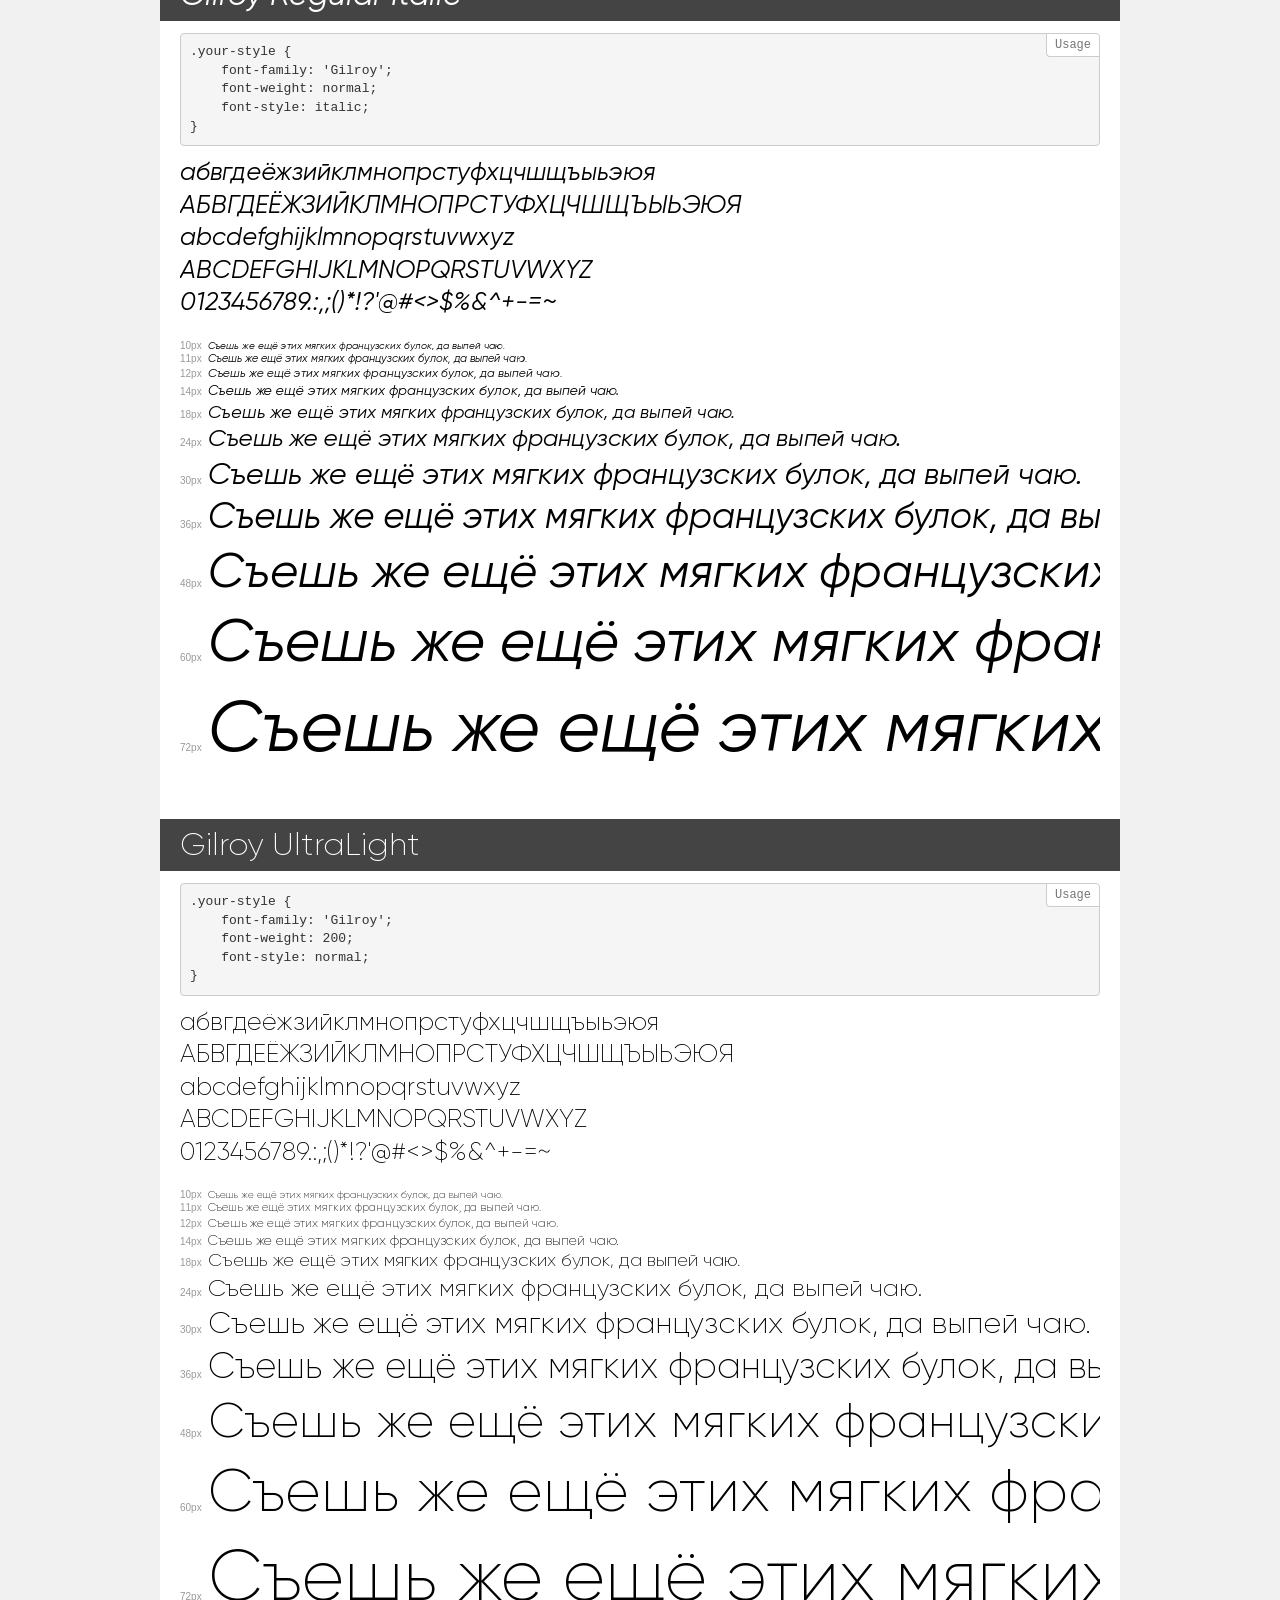
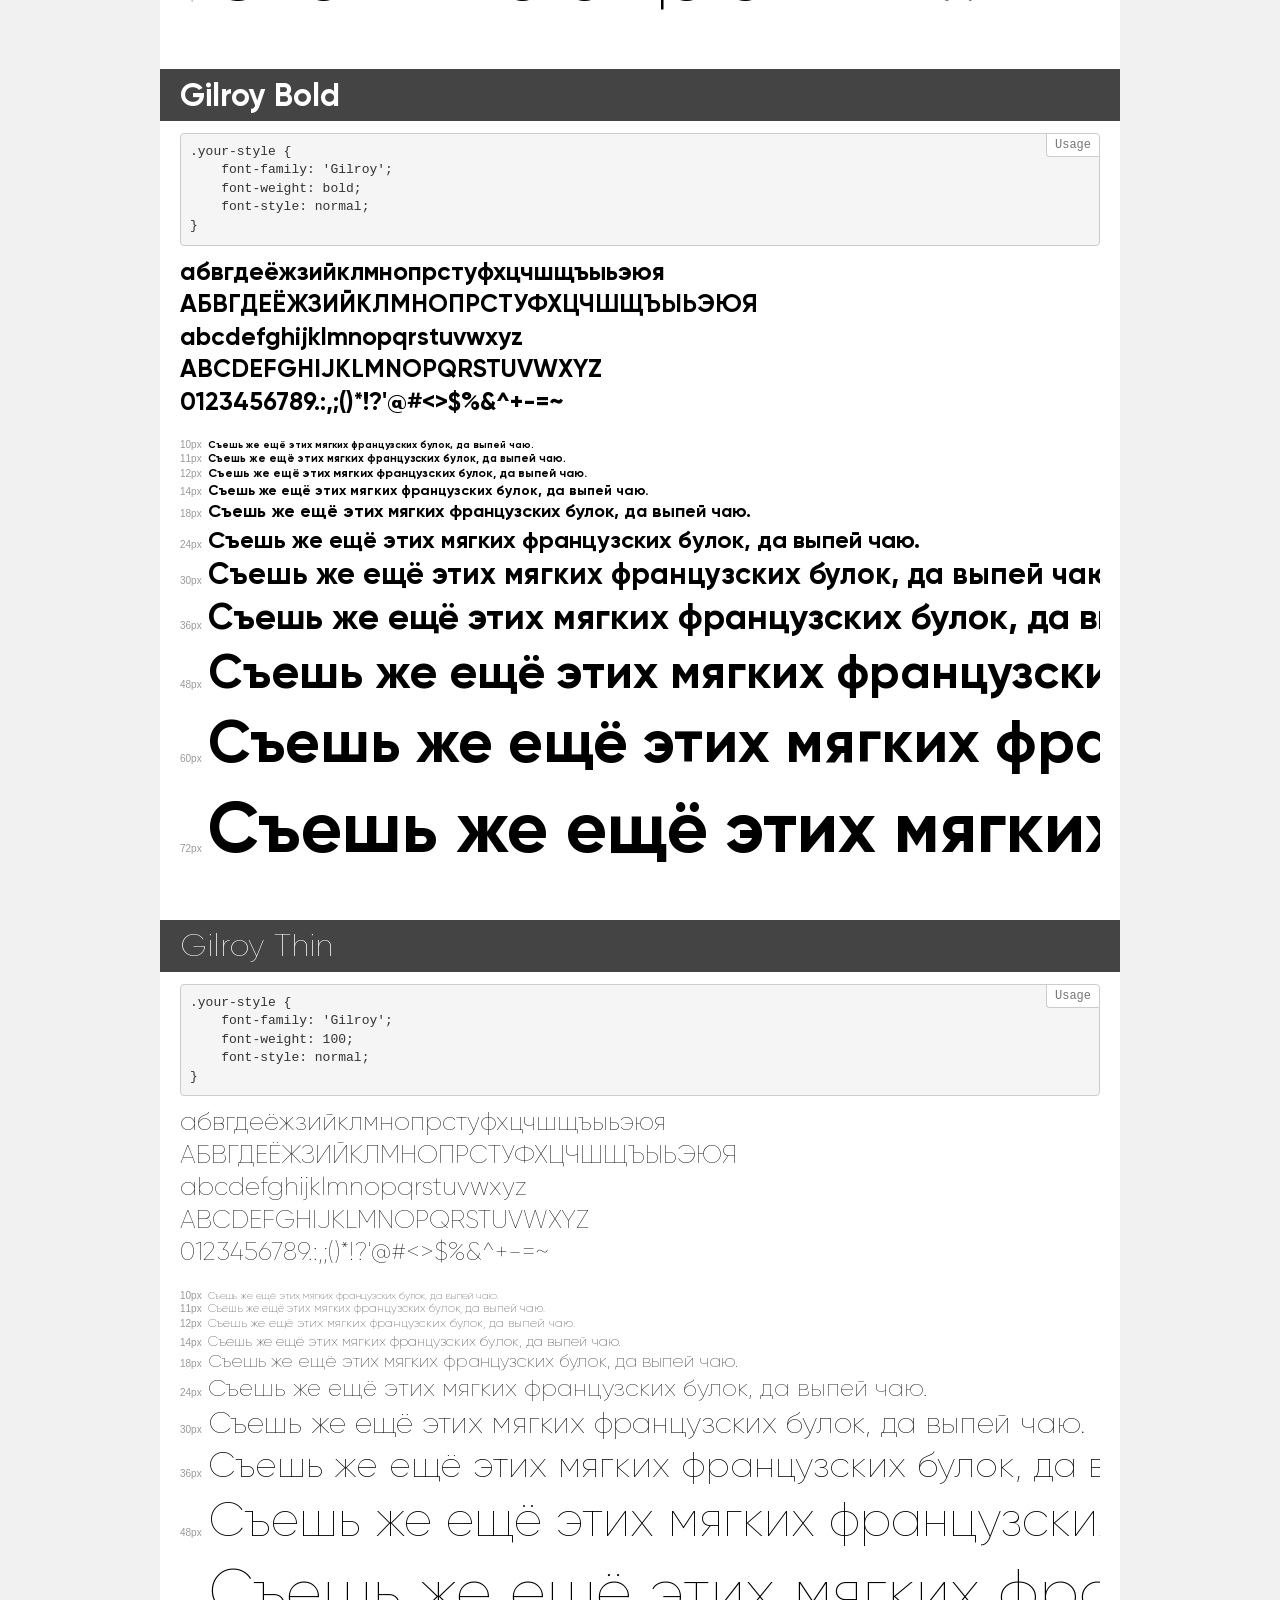
<file: fonts/Gilroy/demo.html>
<!DOCTYPE html>
<html>
<head>
    <meta charset="utf-8">
    <meta http-equiv="X-UA-Compatible" content="IE=edge">
    <meta name="viewport" content="width=device-width, initial-scale=1">
    <meta name="robots" content="noindex, noarchive">
    <meta name="format-detection" content="telephone=no">
    <title>Transfonter demo</title>
    <link href="stylesheet.css" rel="stylesheet">
    <style>
        /*
        http://meyerweb.com/eric/tools/css/reset/
        v2.0 | 20110126
        License: none (public domain)
        */
        html, body, div, span, applet, object, iframe,
        h1, h2, h3, h4, h5, h6, p, blockquote, pre,
        a, abbr, acronym, address, big, cite, code,
        del, dfn, em, img, ins, kbd, q, s, samp,
        small, strike, strong, sub, sup, tt, var,
        b, u, i, center,
        dl, dt, dd, ol, ul, li,
        fieldset, form, label, legend,
        table, caption, tbody, tfoot, thead, tr, th, td,
        article, aside, canvas, details, embed,
        figure, figcaption, footer, header, hgroup,
        menu, nav, output, ruby, section, summary,
        time, mark, audio, video {
            margin: 0;
            padding: 0;
            border: 0;
            font-size: 100%;
            font: inherit;
            vertical-align: baseline;
        }
        /* HTML5 display-role reset for older browsers */
        article, aside, details, figcaption, figure,
        footer, header, hgroup, menu, nav, section {
            display: block;
        }
        body {
            line-height: 1;
        }
        ol, ul {
            list-style: none;
        }
        blockquote, q {
            quotes: none;
        }
        blockquote:before, blockquote:after,
        q:before, q:after {
            content: '';
            content: none;
        }
        table {
            border-collapse: collapse;
            border-spacing: 0;
        }
        /* common styles */
        body {
            background: #f1f1f1;
            color: #000;
        }
        .page {
            background: #fff;
            width: 920px;
            margin: 0 auto;
            padding: 20px 20px 0 20px;
            overflow: hidden;
        }
        .font-container {
            overflow-x: auto;
            overflow-y: hidden;
            margin-bottom: 40px;
            line-height: 1.3;
            white-space: nowrap;
            padding-bottom: 5px;
        }
        h1 {
            position: relative;
            background: #444;
            font-size: 32px;
            color: #fff;
            padding: 10px 20px;
            margin: 0 -20px 12px -20px;
        }
        .letters {
            font-size: 25px;
            margin-bottom: 20px;
        }
        .s10:before {
            content: '10px';
        }
        .s11:before {
            content: '11px';
        }
        .s12:before {
            content: '12px';
        }
        .s14:before {
            content: '14px';
        }
        .s18:before {
            content: '18px';
        }
        .s24:before {
            content: '24px';
        }
        .s30:before {
            content: '30px';
        }
        .s36:before {
            content: '36px';
        }
        .s48:before {
            content: '48px';
        }
        .s60:before {
            content: '60px';
        }
        .s72:before {
            content: '72px';
        }
        .s10:before, .s11:before, .s12:before, .s14:before,
        .s18:before, .s24:before, .s30:before, .s36:before,
        .s48:before, .s60:before, .s72:before {
            font-family: Arial, sans-serif;
            font-size: 10px;
            font-weight: normal;
            font-style: normal;
            color: #999;
            padding-right: 6px;
        }
        pre {
            display: block;
            position: relative;
            padding: 9px;
            margin: 0 0 10px;
            font-family: Monaco, Menlo, Consolas, "Courier New", monospace !important;
            font-size: 13px;
            line-height: 1.428571429;
            color: #333;
            font-weight: normal !important;
            font-style: normal !important;
            background-color: #f5f5f5;
            border: 1px solid #ccc;
            overflow-x: auto;
            border-radius: 4px;
        }
        pre:after {
            display: block;
            position: absolute;
            right: 0;
            top: 0;
            content: 'Usage';
            line-height: 1;
            padding: 5px 8px;
            font-size: 12px;
            color: #767676;
            background-color: #fff;
            border: 1px solid #ccc;
            border-right: none;
            border-top: none;
            border-radius: 0 4px 0 4px;
            z-index: 10;
        }
        /* responsive */
        @media (max-width: 959px) {
            .page {
                width: auto;
                margin: 0;
            }
        }
    </style>
</head>
<body>
<div class="page">
    <div class="demo" style="font-family: 'Gilroy'; font-weight: 800; font-style: normal;">
        <h1>Gilroy ExtraBold</h1>
        <pre>.your-style {
    font-family: 'Gilroy';
    font-weight: 800;
    font-style: normal;
}</pre>
        <div class="font-container">
            <p class="letters">
                абвгдеёжзийклмнопрстуфхцчшщъыьэюя<br>
АБВГДЕЁЖЗИЙКЛМНОПРСТУФХЦЧШЩЪЫЬЭЮЯ<br>
abcdefghijklmnopqrstuvwxyz<br>
ABCDEFGHIJKLMNOPQRSTUVWXYZ<br>
                0123456789.:,;()*!?'@#<>$%&^+-=~
            </p>
            <p class="s10" style="font-size: 10px;">Съешь же ещё этих мягких французских булок, да выпей чаю.</p>
            <p class="s11" style="font-size: 11px;">Съешь же ещё этих мягких французских булок, да выпей чаю.</p>
            <p class="s12" style="font-size: 12px;">Съешь же ещё этих мягких французских булок, да выпей чаю.</p>
            <p class="s14" style="font-size: 14px;">Съешь же ещё этих мягких французских булок, да выпей чаю.</p>
            <p class="s18" style="font-size: 18px;">Съешь же ещё этих мягких французских булок, да выпей чаю.</p>
            <p class="s24" style="font-size: 24px;">Съешь же ещё этих мягких французских булок, да выпей чаю.</p>
            <p class="s30" style="font-size: 30px;">Съешь же ещё этих мягких французских булок, да выпей чаю.</p>
            <p class="s36" style="font-size: 36px;">Съешь же ещё этих мягких французских булок, да выпей чаю.</p>
            <p class="s48" style="font-size: 48px;">Съешь же ещё этих мягких французских булок, да выпей чаю.</p>
            <p class="s60" style="font-size: 60px;">Съешь же ещё этих мягких французских булок, да выпей чаю.</p>
            <p class="s72" style="font-size: 72px;">Съешь же ещё этих мягких французских булок, да выпей чаю.</p>
        </div>
    </div>
    <div class="demo" style="font-family: 'Gilroy'; font-weight: 900; font-style: normal;">
        <h1>Gilroy Heavy</h1>
        <pre>.your-style {
    font-family: 'Gilroy';
    font-weight: 900;
    font-style: normal;
}</pre>
        <div class="font-container">
            <p class="letters">
                абвгдеёжзийклмнопрстуфхцчшщъыьэюя<br>
АБВГДЕЁЖЗИЙКЛМНОПРСТУФХЦЧШЩЪЫЬЭЮЯ<br>
abcdefghijklmnopqrstuvwxyz<br>
ABCDEFGHIJKLMNOPQRSTUVWXYZ<br>
                0123456789.:,;()*!?'@#<>$%&^+-=~
            </p>
            <p class="s10" style="font-size: 10px;">Съешь же ещё этих мягких французских булок, да выпей чаю.</p>
            <p class="s11" style="font-size: 11px;">Съешь же ещё этих мягких французских булок, да выпей чаю.</p>
            <p class="s12" style="font-size: 12px;">Съешь же ещё этих мягких французских булок, да выпей чаю.</p>
            <p class="s14" style="font-size: 14px;">Съешь же ещё этих мягких французских булок, да выпей чаю.</p>
            <p class="s18" style="font-size: 18px;">Съешь же ещё этих мягких французских булок, да выпей чаю.</p>
            <p class="s24" style="font-size: 24px;">Съешь же ещё этих мягких французских булок, да выпей чаю.</p>
            <p class="s30" style="font-size: 30px;">Съешь же ещё этих мягких французских булок, да выпей чаю.</p>
            <p class="s36" style="font-size: 36px;">Съешь же ещё этих мягких французских булок, да выпей чаю.</p>
            <p class="s48" style="font-size: 48px;">Съешь же ещё этих мягких французских булок, да выпей чаю.</p>
            <p class="s60" style="font-size: 60px;">Съешь же ещё этих мягких французских булок, да выпей чаю.</p>
            <p class="s72" style="font-size: 72px;">Съешь же ещё этих мягких французских булок, да выпей чаю.</p>
        </div>
    </div>
    <div class="demo" style="font-family: 'Gilroy'; font-weight: 300; font-style: italic;">
        <h1>Gilroy Light Italic</h1>
        <pre>.your-style {
    font-family: 'Gilroy';
    font-weight: 300;
    font-style: italic;
}</pre>
        <div class="font-container">
            <p class="letters">
                абвгдеёжзийклмнопрстуфхцчшщъыьэюя<br>
АБВГДЕЁЖЗИЙКЛМНОПРСТУФХЦЧШЩЪЫЬЭЮЯ<br>
abcdefghijklmnopqrstuvwxyz<br>
ABCDEFGHIJKLMNOPQRSTUVWXYZ<br>
                0123456789.:,;()*!?'@#<>$%&^+-=~
            </p>
            <p class="s10" style="font-size: 10px;">Съешь же ещё этих мягких французских булок, да выпей чаю.</p>
            <p class="s11" style="font-size: 11px;">Съешь же ещё этих мягких французских булок, да выпей чаю.</p>
            <p class="s12" style="font-size: 12px;">Съешь же ещё этих мягких французских булок, да выпей чаю.</p>
            <p class="s14" style="font-size: 14px;">Съешь же ещё этих мягких французских булок, да выпей чаю.</p>
            <p class="s18" style="font-size: 18px;">Съешь же ещё этих мягких французских булок, да выпей чаю.</p>
            <p class="s24" style="font-size: 24px;">Съешь же ещё этих мягких французских булок, да выпей чаю.</p>
            <p class="s30" style="font-size: 30px;">Съешь же ещё этих мягких французских булок, да выпей чаю.</p>
            <p class="s36" style="font-size: 36px;">Съешь же ещё этих мягких французских булок, да выпей чаю.</p>
            <p class="s48" style="font-size: 48px;">Съешь же ещё этих мягких французских булок, да выпей чаю.</p>
            <p class="s60" style="font-size: 60px;">Съешь же ещё этих мягких французских булок, да выпей чаю.</p>
            <p class="s72" style="font-size: 72px;">Съешь же ещё этих мягких французских булок, да выпей чаю.</p>
        </div>
    </div>
    <div class="demo" style="font-family: 'Gilroy'; font-weight: 100; font-style: italic;">
        <h1>Gilroy Thin Italic</h1>
        <pre>.your-style {
    font-family: 'Gilroy';
    font-weight: 100;
    font-style: italic;
}</pre>
        <div class="font-container">
            <p class="letters">
                абвгдеёжзийклмнопрстуфхцчшщъыьэюя<br>
АБВГДЕЁЖЗИЙКЛМНОПРСТУФХЦЧШЩЪЫЬЭЮЯ<br>
abcdefghijklmnopqrstuvwxyz<br>
ABCDEFGHIJKLMNOPQRSTUVWXYZ<br>
                0123456789.:,;()*!?'@#<>$%&^+-=~
            </p>
            <p class="s10" style="font-size: 10px;">Съешь же ещё этих мягких французских булок, да выпей чаю.</p>
            <p class="s11" style="font-size: 11px;">Съешь же ещё этих мягких французских булок, да выпей чаю.</p>
            <p class="s12" style="font-size: 12px;">Съешь же ещё этих мягких французских булок, да выпей чаю.</p>
            <p class="s14" style="font-size: 14px;">Съешь же ещё этих мягких французских булок, да выпей чаю.</p>
            <p class="s18" style="font-size: 18px;">Съешь же ещё этих мягких французских булок, да выпей чаю.</p>
            <p class="s24" style="font-size: 24px;">Съешь же ещё этих мягких французских булок, да выпей чаю.</p>
            <p class="s30" style="font-size: 30px;">Съешь же ещё этих мягких французских булок, да выпей чаю.</p>
            <p class="s36" style="font-size: 36px;">Съешь же ещё этих мягких французских булок, да выпей чаю.</p>
            <p class="s48" style="font-size: 48px;">Съешь же ещё этих мягких французских булок, да выпей чаю.</p>
            <p class="s60" style="font-size: 60px;">Съешь же ещё этих мягких французских булок, да выпей чаю.</p>
            <p class="s72" style="font-size: 72px;">Съешь же ещё этих мягких французских булок, да выпей чаю.</p>
        </div>
    </div>
    <div class="demo" style="font-family: 'Gilroy'; font-weight: 900; font-style: italic;">
        <h1>Gilroy Black Italic</h1>
        <pre>.your-style {
    font-family: 'Gilroy';
    font-weight: 900;
    font-style: italic;
}</pre>
        <div class="font-container">
            <p class="letters">
                абвгдеёжзийклмнопрстуфхцчшщъыьэюя<br>
АБВГДЕЁЖЗИЙКЛМНОПРСТУФХЦЧШЩЪЫЬЭЮЯ<br>
abcdefghijklmnopqrstuvwxyz<br>
ABCDEFGHIJKLMNOPQRSTUVWXYZ<br>
                0123456789.:,;()*!?'@#<>$%&^+-=~
            </p>
            <p class="s10" style="font-size: 10px;">Съешь же ещё этих мягких французских булок, да выпей чаю.</p>
            <p class="s11" style="font-size: 11px;">Съешь же ещё этих мягких французских булок, да выпей чаю.</p>
            <p class="s12" style="font-size: 12px;">Съешь же ещё этих мягких французских булок, да выпей чаю.</p>
            <p class="s14" style="font-size: 14px;">Съешь же ещё этих мягких французских булок, да выпей чаю.</p>
            <p class="s18" style="font-size: 18px;">Съешь же ещё этих мягких французских булок, да выпей чаю.</p>
            <p class="s24" style="font-size: 24px;">Съешь же ещё этих мягких французских булок, да выпей чаю.</p>
            <p class="s30" style="font-size: 30px;">Съешь же ещё этих мягких французских булок, да выпей чаю.</p>
            <p class="s36" style="font-size: 36px;">Съешь же ещё этих мягких французских булок, да выпей чаю.</p>
            <p class="s48" style="font-size: 48px;">Съешь же ещё этих мягких французских булок, да выпей чаю.</p>
            <p class="s60" style="font-size: 60px;">Съешь же ещё этих мягких французских булок, да выпей чаю.</p>
            <p class="s72" style="font-size: 72px;">Съешь же ещё этих мягких французских булок, да выпей чаю.</p>
        </div>
    </div>
    <div class="demo" style="font-family: 'Gilroy'; font-weight: bold; font-style: italic;">
        <h1>Gilroy Bold Italic</h1>
        <pre>.your-style {
    font-family: 'Gilroy';
    font-weight: bold;
    font-style: italic;
}</pre>
        <div class="font-container">
            <p class="letters">
                абвгдеёжзийклмнопрстуфхцчшщъыьэюя<br>
АБВГДЕЁЖЗИЙКЛМНОПРСТУФХЦЧШЩЪЫЬЭЮЯ<br>
abcdefghijklmnopqrstuvwxyz<br>
ABCDEFGHIJKLMNOPQRSTUVWXYZ<br>
                0123456789.:,;()*!?'@#<>$%&^+-=~
            </p>
            <p class="s10" style="font-size: 10px;">Съешь же ещё этих мягких французских булок, да выпей чаю.</p>
            <p class="s11" style="font-size: 11px;">Съешь же ещё этих мягких французских булок, да выпей чаю.</p>
            <p class="s12" style="font-size: 12px;">Съешь же ещё этих мягких французских булок, да выпей чаю.</p>
            <p class="s14" style="font-size: 14px;">Съешь же ещё этих мягких французских булок, да выпей чаю.</p>
            <p class="s18" style="font-size: 18px;">Съешь же ещё этих мягких французских булок, да выпей чаю.</p>
            <p class="s24" style="font-size: 24px;">Съешь же ещё этих мягких французских булок, да выпей чаю.</p>
            <p class="s30" style="font-size: 30px;">Съешь же ещё этих мягких французских булок, да выпей чаю.</p>
            <p class="s36" style="font-size: 36px;">Съешь же ещё этих мягких французских булок, да выпей чаю.</p>
            <p class="s48" style="font-size: 48px;">Съешь же ещё этих мягких французских булок, да выпей чаю.</p>
            <p class="s60" style="font-size: 60px;">Съешь же ещё этих мягких французских булок, да выпей чаю.</p>
            <p class="s72" style="font-size: 72px;">Съешь же ещё этих мягких французских булок, да выпей чаю.</p>
        </div>
    </div>
    <div class="demo" style="font-family: 'Gilroy'; font-weight: 600; font-style: normal;">
        <h1>Gilroy SemiBold</h1>
        <pre>.your-style {
    font-family: 'Gilroy';
    font-weight: 600;
    font-style: normal;
}</pre>
        <div class="font-container">
            <p class="letters">
                абвгдеёжзийклмнопрстуфхцчшщъыьэюя<br>
АБВГДЕЁЖЗИЙКЛМНОПРСТУФХЦЧШЩЪЫЬЭЮЯ<br>
abcdefghijklmnopqrstuvwxyz<br>
ABCDEFGHIJKLMNOPQRSTUVWXYZ<br>
                0123456789.:,;()*!?'@#<>$%&^+-=~
            </p>
            <p class="s10" style="font-size: 10px;">Съешь же ещё этих мягких французских булок, да выпей чаю.</p>
            <p class="s11" style="font-size: 11px;">Съешь же ещё этих мягких французских булок, да выпей чаю.</p>
            <p class="s12" style="font-size: 12px;">Съешь же ещё этих мягких французских булок, да выпей чаю.</p>
            <p class="s14" style="font-size: 14px;">Съешь же ещё этих мягких французских булок, да выпей чаю.</p>
            <p class="s18" style="font-size: 18px;">Съешь же ещё этих мягких французских булок, да выпей чаю.</p>
            <p class="s24" style="font-size: 24px;">Съешь же ещё этих мягких французских булок, да выпей чаю.</p>
            <p class="s30" style="font-size: 30px;">Съешь же ещё этих мягких французских булок, да выпей чаю.</p>
            <p class="s36" style="font-size: 36px;">Съешь же ещё этих мягких французских булок, да выпей чаю.</p>
            <p class="s48" style="font-size: 48px;">Съешь же ещё этих мягких французских булок, да выпей чаю.</p>
            <p class="s60" style="font-size: 60px;">Съешь же ещё этих мягких французских булок, да выпей чаю.</p>
            <p class="s72" style="font-size: 72px;">Съешь же ещё этих мягких французских булок, да выпей чаю.</p>
        </div>
    </div>
    <div class="demo" style="font-family: 'Gilroy'; font-weight: 200; font-style: italic;">
        <h1>Gilroy UltraLight Italic</h1>
        <pre>.your-style {
    font-family: 'Gilroy';
    font-weight: 200;
    font-style: italic;
}</pre>
        <div class="font-container">
            <p class="letters">
                абвгдеёжзийклмнопрстуфхцчшщъыьэюя<br>
АБВГДЕЁЖЗИЙКЛМНОПРСТУФХЦЧШЩЪЫЬЭЮЯ<br>
abcdefghijklmnopqrstuvwxyz<br>
ABCDEFGHIJKLMNOPQRSTUVWXYZ<br>
                0123456789.:,;()*!?'@#<>$%&^+-=~
            </p>
            <p class="s10" style="font-size: 10px;">Съешь же ещё этих мягких французских булок, да выпей чаю.</p>
            <p class="s11" style="font-size: 11px;">Съешь же ещё этих мягких французских булок, да выпей чаю.</p>
            <p class="s12" style="font-size: 12px;">Съешь же ещё этих мягких французских булок, да выпей чаю.</p>
            <p class="s14" style="font-size: 14px;">Съешь же ещё этих мягких французских булок, да выпей чаю.</p>
            <p class="s18" style="font-size: 18px;">Съешь же ещё этих мягких французских булок, да выпей чаю.</p>
            <p class="s24" style="font-size: 24px;">Съешь же ещё этих мягких французских булок, да выпей чаю.</p>
            <p class="s30" style="font-size: 30px;">Съешь же ещё этих мягких французских булок, да выпей чаю.</p>
            <p class="s36" style="font-size: 36px;">Съешь же ещё этих мягких французских булок, да выпей чаю.</p>
            <p class="s48" style="font-size: 48px;">Съешь же ещё этих мягких французских булок, да выпей чаю.</p>
            <p class="s60" style="font-size: 60px;">Съешь же ещё этих мягких французских булок, да выпей чаю.</p>
            <p class="s72" style="font-size: 72px;">Съешь же ещё этих мягких французских булок, да выпей чаю.</p>
        </div>
    </div>
    <div class="demo" style="font-family: 'Gilroy'; font-weight: 600; font-style: italic;">
        <h1>Gilroy SemiBold Italic</h1>
        <pre>.your-style {
    font-family: 'Gilroy';
    font-weight: 600;
    font-style: italic;
}</pre>
        <div class="font-container">
            <p class="letters">
                абвгдеёжзийклмнопрстуфхцчшщъыьэюя<br>
АБВГДЕЁЖЗИЙКЛМНОПРСТУФХЦЧШЩЪЫЬЭЮЯ<br>
abcdefghijklmnopqrstuvwxyz<br>
ABCDEFGHIJKLMNOPQRSTUVWXYZ<br>
                0123456789.:,;()*!?'@#<>$%&^+-=~
            </p>
            <p class="s10" style="font-size: 10px;">Съешь же ещё этих мягких французских булок, да выпей чаю.</p>
            <p class="s11" style="font-size: 11px;">Съешь же ещё этих мягких французских булок, да выпей чаю.</p>
            <p class="s12" style="font-size: 12px;">Съешь же ещё этих мягких французских булок, да выпей чаю.</p>
            <p class="s14" style="font-size: 14px;">Съешь же ещё этих мягких французских булок, да выпей чаю.</p>
            <p class="s18" style="font-size: 18px;">Съешь же ещё этих мягких французских булок, да выпей чаю.</p>
            <p class="s24" style="font-size: 24px;">Съешь же ещё этих мягких французских булок, да выпей чаю.</p>
            <p class="s30" style="font-size: 30px;">Съешь же ещё этих мягких французских булок, да выпей чаю.</p>
            <p class="s36" style="font-size: 36px;">Съешь же ещё этих мягких французских булок, да выпей чаю.</p>
            <p class="s48" style="font-size: 48px;">Съешь же ещё этих мягких французских булок, да выпей чаю.</p>
            <p class="s60" style="font-size: 60px;">Съешь же ещё этих мягких французских булок, да выпей чаю.</p>
            <p class="s72" style="font-size: 72px;">Съешь же ещё этих мягких французских булок, да выпей чаю.</p>
        </div>
    </div>
    <div class="demo" style="font-family: 'Gilroy'; font-weight: 300; font-style: normal;">
        <h1>Gilroy Light</h1>
        <pre>.your-style {
    font-family: 'Gilroy';
    font-weight: 300;
    font-style: normal;
}</pre>
        <div class="font-container">
            <p class="letters">
                абвгдеёжзийклмнопрстуфхцчшщъыьэюя<br>
АБВГДЕЁЖЗИЙКЛМНОПРСТУФХЦЧШЩЪЫЬЭЮЯ<br>
abcdefghijklmnopqrstuvwxyz<br>
ABCDEFGHIJKLMNOPQRSTUVWXYZ<br>
                0123456789.:,;()*!?'@#<>$%&^+-=~
            </p>
            <p class="s10" style="font-size: 10px;">Съешь же ещё этих мягких французских булок, да выпей чаю.</p>
            <p class="s11" style="font-size: 11px;">Съешь же ещё этих мягких французских булок, да выпей чаю.</p>
            <p class="s12" style="font-size: 12px;">Съешь же ещё этих мягких французских булок, да выпей чаю.</p>
            <p class="s14" style="font-size: 14px;">Съешь же ещё этих мягких французских булок, да выпей чаю.</p>
            <p class="s18" style="font-size: 18px;">Съешь же ещё этих мягких французских булок, да выпей чаю.</p>
            <p class="s24" style="font-size: 24px;">Съешь же ещё этих мягких французских булок, да выпей чаю.</p>
            <p class="s30" style="font-size: 30px;">Съешь же ещё этих мягких французских булок, да выпей чаю.</p>
            <p class="s36" style="font-size: 36px;">Съешь же ещё этих мягких французских булок, да выпей чаю.</p>
            <p class="s48" style="font-size: 48px;">Съешь же ещё этих мягких французских булок, да выпей чаю.</p>
            <p class="s60" style="font-size: 60px;">Съешь же ещё этих мягких французских булок, да выпей чаю.</p>
            <p class="s72" style="font-size: 72px;">Съешь же ещё этих мягких французских булок, да выпей чаю.</p>
        </div>
    </div>
    <div class="demo" style="font-family: 'Gilroy'; font-weight: 500; font-style: italic;">
        <h1>Gilroy Medium Italic</h1>
        <pre>.your-style {
    font-family: 'Gilroy';
    font-weight: 500;
    font-style: italic;
}</pre>
        <div class="font-container">
            <p class="letters">
                абвгдеёжзийклмнопрстуфхцчшщъыьэюя<br>
АБВГДЕЁЖЗИЙКЛМНОПРСТУФХЦЧШЩЪЫЬЭЮЯ<br>
abcdefghijklmnopqrstuvwxyz<br>
ABCDEFGHIJKLMNOPQRSTUVWXYZ<br>
                0123456789.:,;()*!?'@#<>$%&^+-=~
            </p>
            <p class="s10" style="font-size: 10px;">Съешь же ещё этих мягких французских булок, да выпей чаю.</p>
            <p class="s11" style="font-size: 11px;">Съешь же ещё этих мягких французских булок, да выпей чаю.</p>
            <p class="s12" style="font-size: 12px;">Съешь же ещё этих мягких французских булок, да выпей чаю.</p>
            <p class="s14" style="font-size: 14px;">Съешь же ещё этих мягких французских булок, да выпей чаю.</p>
            <p class="s18" style="font-size: 18px;">Съешь же ещё этих мягких французских булок, да выпей чаю.</p>
            <p class="s24" style="font-size: 24px;">Съешь же ещё этих мягких французских булок, да выпей чаю.</p>
            <p class="s30" style="font-size: 30px;">Съешь же ещё этих мягких французских булок, да выпей чаю.</p>
            <p class="s36" style="font-size: 36px;">Съешь же ещё этих мягких французских булок, да выпей чаю.</p>
            <p class="s48" style="font-size: 48px;">Съешь же ещё этих мягких французских булок, да выпей чаю.</p>
            <p class="s60" style="font-size: 60px;">Съешь же ещё этих мягких французских булок, да выпей чаю.</p>
            <p class="s72" style="font-size: 72px;">Съешь же ещё этих мягких французских булок, да выпей чаю.</p>
        </div>
    </div>
    <div class="demo" style="font-family: 'Gilroy'; font-weight: 800; font-style: italic;">
        <h1>Gilroy ExtraBold Italic</h1>
        <pre>.your-style {
    font-family: 'Gilroy';
    font-weight: 800;
    font-style: italic;
}</pre>
        <div class="font-container">
            <p class="letters">
                абвгдеёжзийклмнопрстуфхцчшщъыьэюя<br>
АБВГДЕЁЖЗИЙКЛМНОПРСТУФХЦЧШЩЪЫЬЭЮЯ<br>
abcdefghijklmnopqrstuvwxyz<br>
ABCDEFGHIJKLMNOPQRSTUVWXYZ<br>
                0123456789.:,;()*!?'@#<>$%&^+-=~
            </p>
            <p class="s10" style="font-size: 10px;">Съешь же ещё этих мягких французских булок, да выпей чаю.</p>
            <p class="s11" style="font-size: 11px;">Съешь же ещё этих мягких французских булок, да выпей чаю.</p>
            <p class="s12" style="font-size: 12px;">Съешь же ещё этих мягких французских булок, да выпей чаю.</p>
            <p class="s14" style="font-size: 14px;">Съешь же ещё этих мягких французских булок, да выпей чаю.</p>
            <p class="s18" style="font-size: 18px;">Съешь же ещё этих мягких французских булок, да выпей чаю.</p>
            <p class="s24" style="font-size: 24px;">Съешь же ещё этих мягких французских булок, да выпей чаю.</p>
            <p class="s30" style="font-size: 30px;">Съешь же ещё этих мягких французских булок, да выпей чаю.</p>
            <p class="s36" style="font-size: 36px;">Съешь же ещё этих мягких французских булок, да выпей чаю.</p>
            <p class="s48" style="font-size: 48px;">Съешь же ещё этих мягких французских булок, да выпей чаю.</p>
            <p class="s60" style="font-size: 60px;">Съешь же ещё этих мягких французских булок, да выпей чаю.</p>
            <p class="s72" style="font-size: 72px;">Съешь же ещё этих мягких французских булок, да выпей чаю.</p>
        </div>
    </div>
    <div class="demo" style="font-family: 'Gilroy'; font-weight: normal; font-style: normal;">
        <h1>Gilroy Regular</h1>
        <pre>.your-style {
    font-family: 'Gilroy';
    font-weight: normal;
    font-style: normal;
}</pre>
        <div class="font-container">
            <p class="letters">
                абвгдеёжзийклмнопрстуфхцчшщъыьэюя<br>
АБВГДЕЁЖЗИЙКЛМНОПРСТУФХЦЧШЩЪЫЬЭЮЯ<br>
abcdefghijklmnopqrstuvwxyz<br>
ABCDEFGHIJKLMNOPQRSTUVWXYZ<br>
                0123456789.:,;()*!?'@#<>$%&^+-=~
            </p>
            <p class="s10" style="font-size: 10px;">Съешь же ещё этих мягких французских булок, да выпей чаю.</p>
            <p class="s11" style="font-size: 11px;">Съешь же ещё этих мягких французских булок, да выпей чаю.</p>
            <p class="s12" style="font-size: 12px;">Съешь же ещё этих мягких французских булок, да выпей чаю.</p>
            <p class="s14" style="font-size: 14px;">Съешь же ещё этих мягких французских булок, да выпей чаю.</p>
            <p class="s18" style="font-size: 18px;">Съешь же ещё этих мягких французских булок, да выпей чаю.</p>
            <p class="s24" style="font-size: 24px;">Съешь же ещё этих мягких французских булок, да выпей чаю.</p>
            <p class="s30" style="font-size: 30px;">Съешь же ещё этих мягких французских булок, да выпей чаю.</p>
            <p class="s36" style="font-size: 36px;">Съешь же ещё этих мягких французских булок, да выпей чаю.</p>
            <p class="s48" style="font-size: 48px;">Съешь же ещё этих мягких французских булок, да выпей чаю.</p>
            <p class="s60" style="font-size: 60px;">Съешь же ещё этих мягких французских булок, да выпей чаю.</p>
            <p class="s72" style="font-size: 72px;">Съешь же ещё этих мягких французских булок, да выпей чаю.</p>
        </div>
    </div>
    <div class="demo" style="font-family: 'Gilroy'; font-weight: 900; font-style: italic;">
        <h1>Gilroy Heavy Italic</h1>
        <pre>.your-style {
    font-family: 'Gilroy';
    font-weight: 900;
    font-style: italic;
}</pre>
        <div class="font-container">
            <p class="letters">
                абвгдеёжзийклмнопрстуфхцчшщъыьэюя<br>
АБВГДЕЁЖЗИЙКЛМНОПРСТУФХЦЧШЩЪЫЬЭЮЯ<br>
abcdefghijklmnopqrstuvwxyz<br>
ABCDEFGHIJKLMNOPQRSTUVWXYZ<br>
                0123456789.:,;()*!?'@#<>$%&^+-=~
            </p>
            <p class="s10" style="font-size: 10px;">Съешь же ещё этих мягких французских булок, да выпей чаю.</p>
            <p class="s11" style="font-size: 11px;">Съешь же ещё этих мягких французских булок, да выпей чаю.</p>
            <p class="s12" style="font-size: 12px;">Съешь же ещё этих мягких французских булок, да выпей чаю.</p>
            <p class="s14" style="font-size: 14px;">Съешь же ещё этих мягких французских булок, да выпей чаю.</p>
            <p class="s18" style="font-size: 18px;">Съешь же ещё этих мягких французских булок, да выпей чаю.</p>
            <p class="s24" style="font-size: 24px;">Съешь же ещё этих мягких французских булок, да выпей чаю.</p>
            <p class="s30" style="font-size: 30px;">Съешь же ещё этих мягких французских булок, да выпей чаю.</p>
            <p class="s36" style="font-size: 36px;">Съешь же ещё этих мягких французских булок, да выпей чаю.</p>
            <p class="s48" style="font-size: 48px;">Съешь же ещё этих мягких французских булок, да выпей чаю.</p>
            <p class="s60" style="font-size: 60px;">Съешь же ещё этих мягких французских булок, да выпей чаю.</p>
            <p class="s72" style="font-size: 72px;">Съешь же ещё этих мягких французских булок, да выпей чаю.</p>
        </div>
    </div>
    <div class="demo" style="font-family: 'Gilroy'; font-weight: 500; font-style: normal;">
        <h1>Gilroy Medium</h1>
        <pre>.your-style {
    font-family: 'Gilroy';
    font-weight: 500;
    font-style: normal;
}</pre>
        <div class="font-container">
            <p class="letters">
                абвгдеёжзийклмнопрстуфхцчшщъыьэюя<br>
АБВГДЕЁЖЗИЙКЛМНОПРСТУФХЦЧШЩЪЫЬЭЮЯ<br>
abcdefghijklmnopqrstuvwxyz<br>
ABCDEFGHIJKLMNOPQRSTUVWXYZ<br>
                0123456789.:,;()*!?'@#<>$%&^+-=~
            </p>
            <p class="s10" style="font-size: 10px;">Съешь же ещё этих мягких французских булок, да выпей чаю.</p>
            <p class="s11" style="font-size: 11px;">Съешь же ещё этих мягких французских булок, да выпей чаю.</p>
            <p class="s12" style="font-size: 12px;">Съешь же ещё этих мягких французских булок, да выпей чаю.</p>
            <p class="s14" style="font-size: 14px;">Съешь же ещё этих мягких французских булок, да выпей чаю.</p>
            <p class="s18" style="font-size: 18px;">Съешь же ещё этих мягких французских булок, да выпей чаю.</p>
            <p class="s24" style="font-size: 24px;">Съешь же ещё этих мягких французских булок, да выпей чаю.</p>
            <p class="s30" style="font-size: 30px;">Съешь же ещё этих мягких французских булок, да выпей чаю.</p>
            <p class="s36" style="font-size: 36px;">Съешь же ещё этих мягких французских булок, да выпей чаю.</p>
            <p class="s48" style="font-size: 48px;">Съешь же ещё этих мягких французских булок, да выпей чаю.</p>
            <p class="s60" style="font-size: 60px;">Съешь же ещё этих мягких французских булок, да выпей чаю.</p>
            <p class="s72" style="font-size: 72px;">Съешь же ещё этих мягких французских булок, да выпей чаю.</p>
        </div>
    </div>
    <div class="demo" style="font-family: 'Gilroy'; font-weight: normal; font-style: italic;">
        <h1>Gilroy Regular Italic</h1>
        <pre>.your-style {
    font-family: 'Gilroy';
    font-weight: normal;
    font-style: italic;
}</pre>
        <div class="font-container">
            <p class="letters">
                абвгдеёжзийклмнопрстуфхцчшщъыьэюя<br>
АБВГДЕЁЖЗИЙКЛМНОПРСТУФХЦЧШЩЪЫЬЭЮЯ<br>
abcdefghijklmnopqrstuvwxyz<br>
ABCDEFGHIJKLMNOPQRSTUVWXYZ<br>
                0123456789.:,;()*!?'@#<>$%&^+-=~
            </p>
            <p class="s10" style="font-size: 10px;">Съешь же ещё этих мягких французских булок, да выпей чаю.</p>
            <p class="s11" style="font-size: 11px;">Съешь же ещё этих мягких французских булок, да выпей чаю.</p>
            <p class="s12" style="font-size: 12px;">Съешь же ещё этих мягких французских булок, да выпей чаю.</p>
            <p class="s14" style="font-size: 14px;">Съешь же ещё этих мягких французских булок, да выпей чаю.</p>
            <p class="s18" style="font-size: 18px;">Съешь же ещё этих мягких французских булок, да выпей чаю.</p>
            <p class="s24" style="font-size: 24px;">Съешь же ещё этих мягких французских булок, да выпей чаю.</p>
            <p class="s30" style="font-size: 30px;">Съешь же ещё этих мягких французских булок, да выпей чаю.</p>
            <p class="s36" style="font-size: 36px;">Съешь же ещё этих мягких французских булок, да выпей чаю.</p>
            <p class="s48" style="font-size: 48px;">Съешь же ещё этих мягких французских булок, да выпей чаю.</p>
            <p class="s60" style="font-size: 60px;">Съешь же ещё этих мягких французских булок, да выпей чаю.</p>
            <p class="s72" style="font-size: 72px;">Съешь же ещё этих мягких французских булок, да выпей чаю.</p>
        </div>
    </div>
    <div class="demo" style="font-family: 'Gilroy'; font-weight: 200; font-style: normal;">
        <h1>Gilroy UltraLight</h1>
        <pre>.your-style {
    font-family: 'Gilroy';
    font-weight: 200;
    font-style: normal;
}</pre>
        <div class="font-container">
            <p class="letters">
                абвгдеёжзийклмнопрстуфхцчшщъыьэюя<br>
АБВГДЕЁЖЗИЙКЛМНОПРСТУФХЦЧШЩЪЫЬЭЮЯ<br>
abcdefghijklmnopqrstuvwxyz<br>
ABCDEFGHIJKLMNOPQRSTUVWXYZ<br>
                0123456789.:,;()*!?'@#<>$%&^+-=~
            </p>
            <p class="s10" style="font-size: 10px;">Съешь же ещё этих мягких французских булок, да выпей чаю.</p>
            <p class="s11" style="font-size: 11px;">Съешь же ещё этих мягких французских булок, да выпей чаю.</p>
            <p class="s12" style="font-size: 12px;">Съешь же ещё этих мягких французских булок, да выпей чаю.</p>
            <p class="s14" style="font-size: 14px;">Съешь же ещё этих мягких французских булок, да выпей чаю.</p>
            <p class="s18" style="font-size: 18px;">Съешь же ещё этих мягких французских булок, да выпей чаю.</p>
            <p class="s24" style="font-size: 24px;">Съешь же ещё этих мягких французских булок, да выпей чаю.</p>
            <p class="s30" style="font-size: 30px;">Съешь же ещё этих мягких французских булок, да выпей чаю.</p>
            <p class="s36" style="font-size: 36px;">Съешь же ещё этих мягких французских булок, да выпей чаю.</p>
            <p class="s48" style="font-size: 48px;">Съешь же ещё этих мягких французских булок, да выпей чаю.</p>
            <p class="s60" style="font-size: 60px;">Съешь же ещё этих мягких французских булок, да выпей чаю.</p>
            <p class="s72" style="font-size: 72px;">Съешь же ещё этих мягких французских булок, да выпей чаю.</p>
        </div>
    </div>
    <div class="demo" style="font-family: 'Gilroy'; font-weight: bold; font-style: normal;">
        <h1>Gilroy Bold</h1>
        <pre>.your-style {
    font-family: 'Gilroy';
    font-weight: bold;
    font-style: normal;
}</pre>
        <div class="font-container">
            <p class="letters">
                абвгдеёжзийклмнопрстуфхцчшщъыьэюя<br>
АБВГДЕЁЖЗИЙКЛМНОПРСТУФХЦЧШЩЪЫЬЭЮЯ<br>
abcdefghijklmnopqrstuvwxyz<br>
ABCDEFGHIJKLMNOPQRSTUVWXYZ<br>
                0123456789.:,;()*!?'@#<>$%&^+-=~
            </p>
            <p class="s10" style="font-size: 10px;">Съешь же ещё этих мягких французских булок, да выпей чаю.</p>
            <p class="s11" style="font-size: 11px;">Съешь же ещё этих мягких французских булок, да выпей чаю.</p>
            <p class="s12" style="font-size: 12px;">Съешь же ещё этих мягких французских булок, да выпей чаю.</p>
            <p class="s14" style="font-size: 14px;">Съешь же ещё этих мягких французских булок, да выпей чаю.</p>
            <p class="s18" style="font-size: 18px;">Съешь же ещё этих мягких французских булок, да выпей чаю.</p>
            <p class="s24" style="font-size: 24px;">Съешь же ещё этих мягких французских булок, да выпей чаю.</p>
            <p class="s30" style="font-size: 30px;">Съешь же ещё этих мягких французских булок, да выпей чаю.</p>
            <p class="s36" style="font-size: 36px;">Съешь же ещё этих мягких французских булок, да выпей чаю.</p>
            <p class="s48" style="font-size: 48px;">Съешь же ещё этих мягких французских булок, да выпей чаю.</p>
            <p class="s60" style="font-size: 60px;">Съешь же ещё этих мягких французских булок, да выпей чаю.</p>
            <p class="s72" style="font-size: 72px;">Съешь же ещё этих мягких французских булок, да выпей чаю.</p>
        </div>
    </div>
    <div class="demo" style="font-family: 'Gilroy'; font-weight: 100; font-style: normal;">
        <h1>Gilroy Thin</h1>
        <pre>.your-style {
    font-family: 'Gilroy';
    font-weight: 100;
    font-style: normal;
}</pre>
        <div class="font-container">
            <p class="letters">
                абвгдеёжзийклмнопрстуфхцчшщъыьэюя<br>
АБВГДЕЁЖЗИЙКЛМНОПРСТУФХЦЧШЩЪЫЬЭЮЯ<br>
abcdefghijklmnopqrstuvwxyz<br>
ABCDEFGHIJKLMNOPQRSTUVWXYZ<br>
                0123456789.:,;()*!?'@#<>$%&^+-=~
            </p>
            <p class="s10" style="font-size: 10px;">Съешь же ещё этих мягких французских булок, да выпей чаю.</p>
            <p class="s11" style="font-size: 11px;">Съешь же ещё этих мягких французских булок, да выпей чаю.</p>
            <p class="s12" style="font-size: 12px;">Съешь же ещё этих мягких французских булок, да выпей чаю.</p>
            <p class="s14" style="font-size: 14px;">Съешь же ещё этих мягких французских булок, да выпей чаю.</p>
            <p class="s18" style="font-size: 18px;">Съешь же ещё этих мягких французских булок, да выпей чаю.</p>
            <p class="s24" style="font-size: 24px;">Съешь же ещё этих мягких французских булок, да выпей чаю.</p>
            <p class="s30" style="font-size: 30px;">Съешь же ещё этих мягких французских булок, да выпей чаю.</p>
            <p class="s36" style="font-size: 36px;">Съешь же ещё этих мягких французских булок, да выпей чаю.</p>
            <p class="s48" style="font-size: 48px;">Съешь же ещё этих мягких французских булок, да выпей чаю.</p>
            <p class="s60" style="font-size: 60px;">Съешь же ещё этих мягких французских булок, да выпей чаю.</p>
            <p class="s72" style="font-size: 72px;">Съешь же ещё этих мягких французских булок, да выпей чаю.</p>
        </div>
    </div>
    <div class="demo" style="font-family: 'Gilroy'; font-weight: 900; font-style: normal;">
        <h1>Gilroy Black</h1>
        <pre>.your-style {
    font-family: 'Gilroy';
    font-weight: 900;
    font-style: normal;
}</pre>
        <div class="font-container">
            <p class="letters">
                абвгдеёжзийклмнопрстуфхцчшщъыьэюя<br>
АБВГДЕЁЖЗИЙКЛМНОПРСТУФХЦЧШЩЪЫЬЭЮЯ<br>
abcdefghijklmnopqrstuvwxyz<br>
ABCDEFGHIJKLMNOPQRSTUVWXYZ<br>
                0123456789.:,;()*!?'@#<>$%&^+-=~
            </p>
            <p class="s10" style="font-size: 10px;">Съешь же ещё этих мягких французских булок, да выпей чаю.</p>
            <p class="s11" style="font-size: 11px;">Съешь же ещё этих мягких французских булок, да выпей чаю.</p>
            <p class="s12" style="font-size: 12px;">Съешь же ещё этих мягких французских булок, да выпей чаю.</p>
            <p class="s14" style="font-size: 14px;">Съешь же ещё этих мягких французских булок, да выпей чаю.</p>
            <p class="s18" style="font-size: 18px;">Съешь же ещё этих мягких французских булок, да выпей чаю.</p>
            <p class="s24" style="font-size: 24px;">Съешь же ещё этих мягких французских булок, да выпей чаю.</p>
            <p class="s30" style="font-size: 30px;">Съешь же ещё этих мягких французских булок, да выпей чаю.</p>
            <p class="s36" style="font-size: 36px;">Съешь же ещё этих мягких французских булок, да выпей чаю.</p>
            <p class="s48" style="font-size: 48px;">Съешь же ещё этих мягких французских булок, да выпей чаю.</p>
            <p class="s60" style="font-size: 60px;">Съешь же ещё этих мягких французских булок, да выпей чаю.</p>
            <p class="s72" style="font-size: 72px;">Съешь же ещё этих мягких французских булок, да выпей чаю.</p>
        </div>
    </div>
</div>
</body>
</html>
</file>
<file: fonts/AvenirNextCyr/stylesheet.css>
/* This stylesheet generated by Transfonter (https://transfonter.org) on July 4, 2017 2:43 AM */

@font-face {
	font-family: 'Avenir Next Cyr';
	src: url('AvenirNextCyr-BoldItalic.eot');
	src: local('Avenir Next Cyr Bold Italic'), local('AvenirNextCyr-BoldItalic'),
		url('AvenirNextCyr-BoldItalic.eot?#iefix') format('embedded-opentype'),
		url('AvenirNextCyr-BoldItalic.woff') format('woff'),
		url('AvenirNextCyr-BoldItalic.ttf') format('truetype');
	font-weight: bold;
	font-style: italic;
}

@font-face {
	font-family: 'Avenir Next Cyr';
	src: url('AvenirNextCyr-Light.eot');
	src: local('Avenir Next Cyr Light'), local('AvenirNextCyr-Light'),
		url('AvenirNextCyr-Light.eot?#iefix') format('embedded-opentype'),
		url('AvenirNextCyr-Light.woff') format('woff'),
		url('AvenirNextCyr-Light.ttf') format('truetype');
	font-weight: 300;
	font-style: normal;
}

@font-face {
	font-family: 'Avenir Next Cyr';
	src: url('AvenirNextCyr-Demi.eot');
	src: local('Avenir Next Cyr Demi'), local('AvenirNextCyr-Demi'),
		url('AvenirNextCyr-Demi.eot?#iefix') format('embedded-opentype'),
		url('AvenirNextCyr-Demi.woff') format('woff'),
		url('AvenirNextCyr-Demi.ttf') format('truetype');
	font-weight: bold;
	font-style: normal;
}

@font-face {
	font-family: 'Avenir Next Cyr';
	src: url('AvenirNextCyr-ThinItalic.eot');
	src: local('Avenir Next Cyr Thin Italic'), local('AvenirNextCyr-ThinItalic'),
		url('AvenirNextCyr-ThinItalic.eot?#iefix') format('embedded-opentype'),
		url('AvenirNextCyr-ThinItalic.woff') format('woff'),
		url('AvenirNextCyr-ThinItalic.ttf') format('truetype');
	font-weight: 100;
	font-style: italic;
}

@font-face {
	font-family: 'Avenir Next Cyr';
	src: url('AvenirNextCyr-Italic.eot');
	src: local('Avenir Next Cyr Italic'), local('AvenirNextCyr-Italic'),
		url('AvenirNextCyr-Italic.eot?#iefix') format('embedded-opentype'),
		url('AvenirNextCyr-Italic.woff') format('woff'),
		url('AvenirNextCyr-Italic.ttf') format('truetype');
	font-weight: normal;
	font-style: italic;
}

@font-face {
	font-family: 'Avenir Next Cyr';
	src: url('AvenirNextCyr-HeavyItalic.eot');
	src: local('Avenir Next Cyr Heavy Italic'), local('AvenirNextCyr-HeavyItalic'),
		url('AvenirNextCyr-HeavyItalic.eot?#iefix') format('embedded-opentype'),
		url('AvenirNextCyr-HeavyItalic.woff') format('woff'),
		url('AvenirNextCyr-HeavyItalic.ttf') format('truetype');
	font-weight: 900;
	font-style: italic;
}

@font-face {
	font-family: 'Avenir Next Cyr';
	src: url('AvenirNextCyr-MediumItalic.eot');
	src: local('Avenir Next Cyr Medium Italic'), local('AvenirNextCyr-MediumItalic'),
		url('AvenirNextCyr-MediumItalic.eot?#iefix') format('embedded-opentype'),
		url('AvenirNextCyr-MediumItalic.woff') format('woff'),
		url('AvenirNextCyr-MediumItalic.ttf') format('truetype');
	font-weight: 500;
	font-style: italic;
}

@font-face {
	font-family: 'Avenir Next Cyr';
	src: url('AvenirNextCyr-LightItalic.eot');
	src: local('Avenir Next Cyr Light Italic'), local('AvenirNextCyr-LightItalic'),
		url('AvenirNextCyr-LightItalic.eot?#iefix') format('embedded-opentype'),
		url('AvenirNextCyr-LightItalic.woff') format('woff'),
		url('AvenirNextCyr-LightItalic.ttf') format('truetype');
	font-weight: 300;
	font-style: italic;
}

@font-face {
	font-family: 'Avenir Next Cyr';
	src: url('AvenirNextCyr-Medium.eot');
	src: local('Avenir Next Cyr Medium'), local('AvenirNextCyr-Medium'),
		url('AvenirNextCyr-Medium.eot?#iefix') format('embedded-opentype'),
		url('AvenirNextCyr-Medium.woff') format('woff'),
		url('AvenirNextCyr-Medium.ttf') format('truetype');
	font-weight: 500;
	font-style: normal;
}

@font-face {
	font-family: 'Avenir Next Cyr Ultra';
	src: url('AvenirNextCyr-UltraLightIt.eot');
	src: local('Avenir Next Cyr Ultra Light Italic'), local('AvenirNextCyr-UltraLightIt'),
		url('AvenirNextCyr-UltraLightIt.eot?#iefix') format('embedded-opentype'),
		url('AvenirNextCyr-UltraLightIt.woff') format('woff'),
		url('AvenirNextCyr-UltraLightIt.ttf') format('truetype');
	font-weight: 200;
	font-style: italic;
}

@font-face {
	font-family: 'Avenir Next Cyr';
	src: url('AvenirNextCyr-Regular.eot');
	src: local('Avenir Next Cyr Regular'), local('AvenirNextCyr-Regular'),
		url('AvenirNextCyr-Regular.eot?#iefix') format('embedded-opentype'),
		url('AvenirNextCyr-Regular.woff') format('woff'),
		url('AvenirNextCyr-Regular.ttf') format('truetype');
	font-weight: normal;
	font-style: normal;
}

@font-face {
	font-family: 'Avenir Next Cyr Ultra';
	src: url('AvenirNextCyr-UltraLight.eot');
	src: local('Avenir Next Cyr Ultra Light'), local('AvenirNextCyr-UltraLight'),
		url('AvenirNextCyr-UltraLight.eot?#iefix') format('embedded-opentype'),
		url('AvenirNextCyr-UltraLight.woff') format('woff'),
		url('AvenirNextCyr-UltraLight.ttf') format('truetype');
	font-weight: 200;
	font-style: normal;
}

@font-face {
	font-family: 'Avenir Next Cyr';
	src: url('AvenirNextCyr-Heavy.eot');
	src: local('Avenir Next Cyr Heavy'), local('AvenirNextCyr-Heavy'),
		url('AvenirNextCyr-Heavy.eot?#iefix') format('embedded-opentype'),
		url('AvenirNextCyr-Heavy.woff') format('woff'),
		url('AvenirNextCyr-Heavy.ttf') format('truetype');
	font-weight: 900;
	font-style: normal;
}

@font-face {
	font-family: 'Avenir Next Cyr';
	src: url('AvenirNextCyr-Bold.eot');
	src: local('Avenir Next Cyr Bold'), local('AvenirNextCyr-Bold'),
		url('AvenirNextCyr-Bold.eot?#iefix') format('embedded-opentype'),
		url('AvenirNextCyr-Bold.woff') format('woff'),
		url('AvenirNextCyr-Bold.ttf') format('truetype');
	font-weight: bold;
	font-style: normal;
}

@font-face {
	font-family: 'Avenir Next Cyr';
	src: url('AvenirNextCyr-DemiItalic.eot');
	src: local('Avenir Next Cyr Demi Italic'), local('AvenirNextCyr-DemiItalic'),
		url('AvenirNextCyr-DemiItalic.eot?#iefix') format('embedded-opentype'),
		url('AvenirNextCyr-DemiItalic.woff') format('woff'),
		url('AvenirNextCyr-DemiItalic.ttf') format('truetype');
	font-weight: bold;
	font-style: italic;
}

@font-face {
	font-family: 'Avenir Next Cyr';
	src: url('AvenirNextCyr-Thin.eot');
	src: local('Avenir Next Cyr Thin'), local('AvenirNextCyr-Thin'),
		url('AvenirNextCyr-Thin.eot?#iefix') format('embedded-opentype'),
		url('AvenirNextCyr-Thin.woff') format('woff'),
		url('AvenirNextCyr-Thin.ttf') format('truetype');
	font-weight: 100;
	font-style: normal;
}
</file>
<file: fonts/Circular/stylesheet.css>
@font-face {
    font-family: 'Circular Std';
    src: url('CircularStd-MediumItalic.eot');
    src: local('Circular Std Medium Italic'), local('CircularStd-MediumItalic'),
        url('CircularStd-MediumItalic.eot?#iefix') format('embedded-opentype'),
        url('CircularStd-MediumItalic.woff2') format('woff2'),
        url('CircularStd-MediumItalic.woff') format('woff'),
        url('CircularStd-MediumItalic.ttf') format('truetype');
    font-weight: 500;
    font-style: italic;
}

@font-face {
    font-family: 'Circular Std';
    src: url('CircularStd-Black.eot');
    src: local('Circular Std Black'), local('CircularStd-Black'),
        url('CircularStd-Black.eot?#iefix') format('embedded-opentype'),
        url('CircularStd-Black.woff2') format('woff2'),
        url('CircularStd-Black.woff') format('woff'),
        url('CircularStd-Black.ttf') format('truetype');
    font-weight: 900;
    font-style: normal;
}

@font-face {
    font-family: 'Circular Std';
    src: url('CircularStd-Medium.eot');
    src: local('Circular Std Medium'), local('CircularStd-Medium'),
        url('CircularStd-Medium.eot?#iefix') format('embedded-opentype'),
        url('CircularStd-Medium.woff2') format('woff2'),
        url('CircularStd-Medium.woff') format('woff'),
        url('CircularStd-Medium.ttf') format('truetype');
    font-weight: 500;
    font-style: normal;
}

@font-face {
    font-family: 'Circular Std';
    src: url('CircularStd-Bold.eot');
    src: local('Circular Std Bold'), local('CircularStd-Bold'),
        url('CircularStd-Bold.eot?#iefix') format('embedded-opentype'),
        url('CircularStd-Bold.woff2') format('woff2'),
        url('CircularStd-Bold.woff') format('woff'),
        url('CircularStd-Bold.ttf') format('truetype');
    font-weight: bold;
    font-style: normal;
}

@font-face {
    font-family: 'Circular Std';
    src: url('CircularStd-BlackItalic.eot');
    src: local('Circular Std Black Italic'), local('CircularStd-BlackItalic'),
        url('CircularStd-BlackItalic.eot?#iefix') format('embedded-opentype'),
        url('CircularStd-BlackItalic.woff2') format('woff2'),
        url('CircularStd-BlackItalic.woff') format('woff'),
        url('CircularStd-BlackItalic.ttf') format('truetype');
    font-weight: 900;
    font-style: italic;
}

@font-face {
    font-family: 'Circular Std Book';
    src: url('CircularStd-BookItalic.eot');
    src: local('Circular Std Book Italic'), local('CircularStd-BookItalic'),
        url('CircularStd-BookItalic.eot?#iefix') format('embedded-opentype'),
        url('CircularStd-BookItalic.woff2') format('woff2'),
        url('CircularStd-BookItalic.woff') format('woff'),
        url('CircularStd-BookItalic.ttf') format('truetype');
    font-weight: normal;
    font-style: italic;
}

@font-face {
    font-family: 'Circular Std';
    src: url('CircularStd-BoldItalic.eot');
    src: local('Circular Std Bold Italic'), local('CircularStd-BoldItalic'),
        url('CircularStd-BoldItalic.eot?#iefix') format('embedded-opentype'),
        url('CircularStd-BoldItalic.woff2') format('woff2'),
        url('CircularStd-BoldItalic.woff') format('woff'),
        url('CircularStd-BoldItalic.ttf') format('truetype');
    font-weight: bold;
    font-style: italic;
}

@font-face {
    font-family: 'Circular Std Book';
    src: url('CircularStd-Book.eot');
    src: local('Circular Std Book'), local('CircularStd-Book'),
        url('CircularStd-Book.eot?#iefix') format('embedded-opentype'),
        url('CircularStd-Book.woff2') format('woff2'),
        url('CircularStd-Book.woff') format('woff'),
        url('CircularStd-Book.ttf') format('truetype');
    font-weight: normal;
    font-style: normal;
}
</file>
<file: fonts/Gilroy/stylesheet.css>
@font-face {
    font-family: 'Gilroy';
    src: url('Gilroy-ExtraBold.eot');
    src: local('Gilroy ExtraBold'), local('Gilroy-ExtraBold'),
        url('Gilroy-ExtraBold.eot?#iefix') format('embedded-opentype'),
        url('Gilroy-ExtraBold.woff') format('woff'),
        url('Gilroy-ExtraBold.ttf') format('truetype');
    font-weight: 800;
    font-style: normal;
}

@font-face {
    font-family: 'Gilroy';
    src: url('Gilroy-Heavy.eot');
    src: local('Gilroy Heavy'), local('Gilroy-Heavy'),
        url('Gilroy-Heavy.eot?#iefix') format('embedded-opentype'),
        url('Gilroy-Heavy.woff') format('woff'),
        url('Gilroy-Heavy.ttf') format('truetype');
    font-weight: 900;
    font-style: normal;
}

@font-face {
    font-family: 'Gilroy';
    src: url('Gilroy-LightItalic.eot');
    src: local('Gilroy Light Italic'), local('Gilroy-LightItalic'),
        url('Gilroy-LightItalic.eot?#iefix') format('embedded-opentype'),
        url('Gilroy-LightItalic.woff') format('woff'),
        url('Gilroy-LightItalic.ttf') format('truetype');
    font-weight: 300;
    font-style: italic;
}

@font-face {
    font-family: 'Gilroy';
    src: url('Gilroy-ThinItalic.eot');
    src: local('Gilroy Thin Italic'), local('Gilroy-ThinItalic'),
        url('Gilroy-ThinItalic.eot?#iefix') format('embedded-opentype'),
        url('Gilroy-ThinItalic.woff') format('woff'),
        url('Gilroy-ThinItalic.ttf') format('truetype');
    font-weight: 100;
    font-style: italic;
}

@font-face {
    font-family: 'Gilroy';
    src: url('Gilroy-BlackItalic.eot');
    src: local('Gilroy Black Italic'), local('Gilroy-BlackItalic'),
        url('Gilroy-BlackItalic.eot?#iefix') format('embedded-opentype'),
        url('Gilroy-BlackItalic.woff') format('woff'),
        url('Gilroy-BlackItalic.ttf') format('truetype');
    font-weight: 900;
    font-style: italic;
}

@font-face {
    font-family: 'Gilroy';
    src: url('Gilroy-BoldItalic.eot');
    src: local('Gilroy Bold Italic'), local('Gilroy-BoldItalic'),
        url('Gilroy-BoldItalic.eot?#iefix') format('embedded-opentype'),
        url('Gilroy-BoldItalic.woff') format('woff'),
        url('Gilroy-BoldItalic.ttf') format('truetype');
    font-weight: bold;
    font-style: italic;
}

@font-face {
    font-family: 'Gilroy';
    src: url('Gilroy-SemiBold.eot');
    src: local('Gilroy SemiBold'), local('Gilroy-SemiBold'),
        url('Gilroy-SemiBold.eot?#iefix') format('embedded-opentype'),
        url('Gilroy-SemiBold.woff') format('woff'),
        url('Gilroy-SemiBold.ttf') format('truetype');
    font-weight: 600;
    font-style: normal;
}

@font-face {
    font-family: 'Gilroy';
    src: url('Gilroy-UltraLightItalic.eot');
    src: local('Gilroy UltraLight Italic'), local('Gilroy-UltraLightItalic'),
        url('Gilroy-UltraLightItalic.eot?#iefix') format('embedded-opentype'),
        url('Gilroy-UltraLightItalic.woff') format('woff'),
        url('Gilroy-UltraLightItalic.ttf') format('truetype');
    font-weight: 200;
    font-style: italic;
}

@font-face {
    font-family: 'Gilroy';
    src: url('Gilroy-SemiBoldItalic.eot');
    src: local('Gilroy SemiBold Italic'), local('Gilroy-SemiBoldItalic'),
        url('Gilroy-SemiBoldItalic.eot?#iefix') format('embedded-opentype'),
        url('Gilroy-SemiBoldItalic.woff') format('woff'),
        url('Gilroy-SemiBoldItalic.ttf') format('truetype');
    font-weight: 600;
    font-style: italic;
}

@font-face {
    font-family: 'Gilroy';
    src: url('Gilroy-Light.eot');
    src: local('Gilroy Light'), local('Gilroy-Light'),
        url('Gilroy-Light.eot?#iefix') format('embedded-opentype'),
        url('Gilroy-Light.woff') format('woff'),
        url('Gilroy-Light.ttf') format('truetype');
    font-weight: 300;
    font-style: normal;
}

@font-face {
    font-family: 'Gilroy';
    src: url('Gilroy-MediumItalic.eot');
    src: local('Gilroy Medium Italic'), local('Gilroy-MediumItalic'),
        url('Gilroy-MediumItalic.eot?#iefix') format('embedded-opentype'),
        url('Gilroy-MediumItalic.woff') format('woff'),
        url('Gilroy-MediumItalic.ttf') format('truetype');
    font-weight: 500;
    font-style: italic;
}

@font-face {
    font-family: 'Gilroy';
    src: url('Gilroy-ExtraBoldItalic.eot');
    src: local('Gilroy ExtraBold Italic'), local('Gilroy-ExtraBoldItalic'),
        url('Gilroy-ExtraBoldItalic.eot?#iefix') format('embedded-opentype'),
        url('Gilroy-ExtraBoldItalic.woff') format('woff'),
        url('Gilroy-ExtraBoldItalic.ttf') format('truetype');
    font-weight: 800;
    font-style: italic;
}

@font-face {
    font-family: 'Gilroy';
    src: url('Gilroy-Regular.eot');
    src: local('Gilroy Regular'), local('Gilroy-Regular'),
        url('Gilroy-Regular.eot?#iefix') format('embedded-opentype'),
        url('Gilroy-Regular.woff') format('woff'),
        url('Gilroy-Regular.ttf') format('truetype');
    font-weight: normal;
    font-style: normal;
}

@font-face {
    font-family: 'Gilroy';
    src: url('Gilroy-HeavyItalic.eot');
    src: local('Gilroy Heavy Italic'), local('Gilroy-HeavyItalic'),
        url('Gilroy-HeavyItalic.eot?#iefix') format('embedded-opentype'),
        url('Gilroy-HeavyItalic.woff') format('woff'),
        url('Gilroy-HeavyItalic.ttf') format('truetype');
    font-weight: 900;
    font-style: italic;
}

@font-face {
    font-family: 'Gilroy';
    src: url('Gilroy-Medium.eot');
    src: local('Gilroy Medium'), local('Gilroy-Medium'),
        url('Gilroy-Medium.eot?#iefix') format('embedded-opentype'),
        url('Gilroy-Medium.woff') format('woff'),
        url('Gilroy-Medium.ttf') format('truetype');
    font-weight: 500;
    font-style: normal;
}

@font-face {
    font-family: 'Gilroy';
    src: url('Gilroy-RegularItalic.eot');
    src: local('Gilroy Regular Italic'), local('Gilroy-RegularItalic'),
        url('Gilroy-RegularItalic.eot?#iefix') format('embedded-opentype'),
        url('Gilroy-RegularItalic.woff') format('woff'),
        url('Gilroy-RegularItalic.ttf') format('truetype');
    font-weight: normal;
    font-style: italic;
}

@font-face {
    font-family: 'Gilroy';
    src: url('Gilroy-UltraLight.eot');
    src: local('Gilroy UltraLight'), local('Gilroy-UltraLight'),
        url('Gilroy-UltraLight.eot?#iefix') format('embedded-opentype'),
        url('Gilroy-UltraLight.woff') format('woff'),
        url('Gilroy-UltraLight.ttf') format('truetype');
    font-weight: 200;
    font-style: normal;
}

@font-face {
    font-family: 'Gilroy';
    src: url('Gilroy-Bold.eot');
    src: local('Gilroy Bold'), local('Gilroy-Bold'),
        url('Gilroy-Bold.eot?#iefix') format('embedded-opentype'),
        url('Gilroy-Bold.woff') format('woff'),
        url('Gilroy-Bold.ttf') format('truetype');
    font-weight: bold;
    font-style: normal;
}

@font-face {
    font-family: 'Gilroy';
    src: url('Gilroy-Thin.eot');
    src: local('Gilroy Thin'), local('Gilroy-Thin'),
        url('Gilroy-Thin.eot?#iefix') format('embedded-opentype'),
        url('Gilroy-Thin.woff') format('woff'),
        url('Gilroy-Thin.ttf') format('truetype');
    font-weight: 100;
    font-style: normal;
}

@font-face {
    font-family: 'Gilroy';
    src: url('Gilroy-Black.eot');
    src: local('Gilroy Black'), local('Gilroy-Black'),
        url('Gilroy-Black.eot?#iefix') format('embedded-opentype'),
        url('Gilroy-Black.woff') format('woff'),
        url('Gilroy-Black.ttf') format('truetype');
    font-weight: 900;
    font-style: normal;
}
</file>
